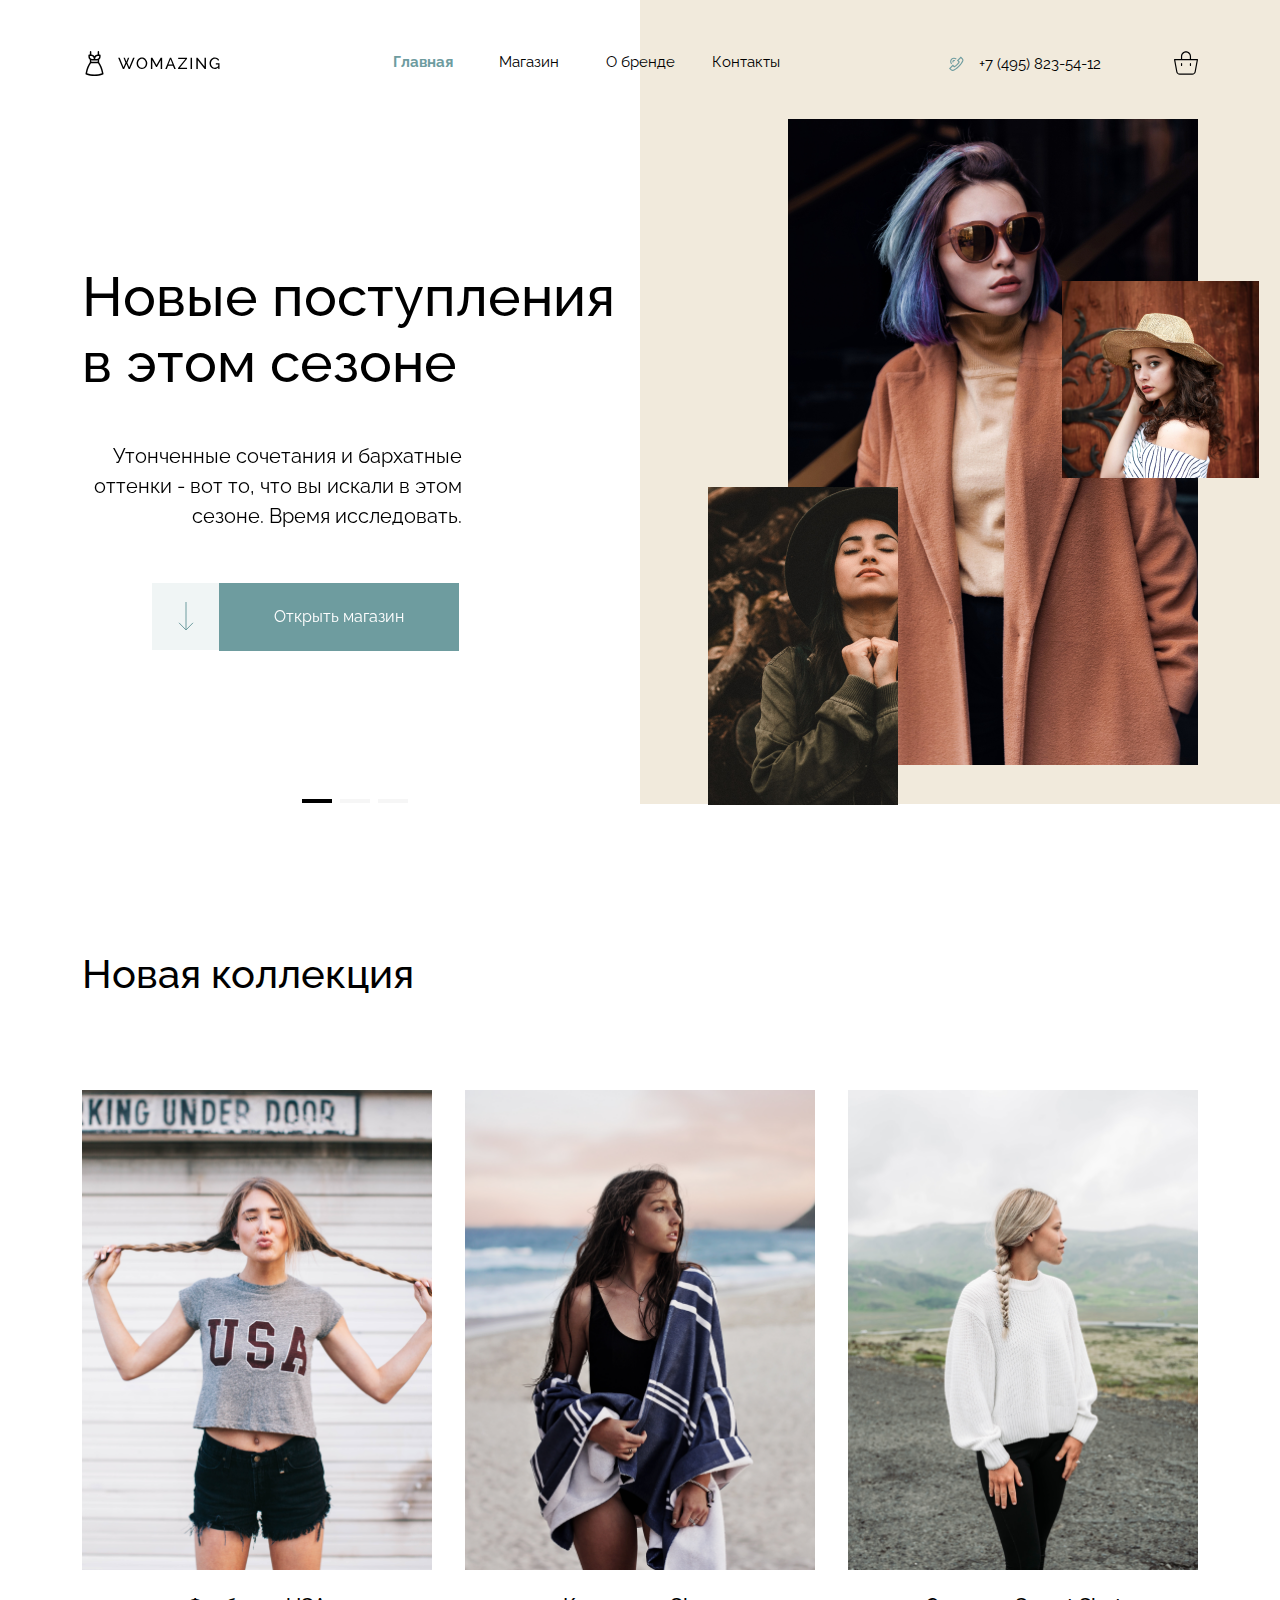
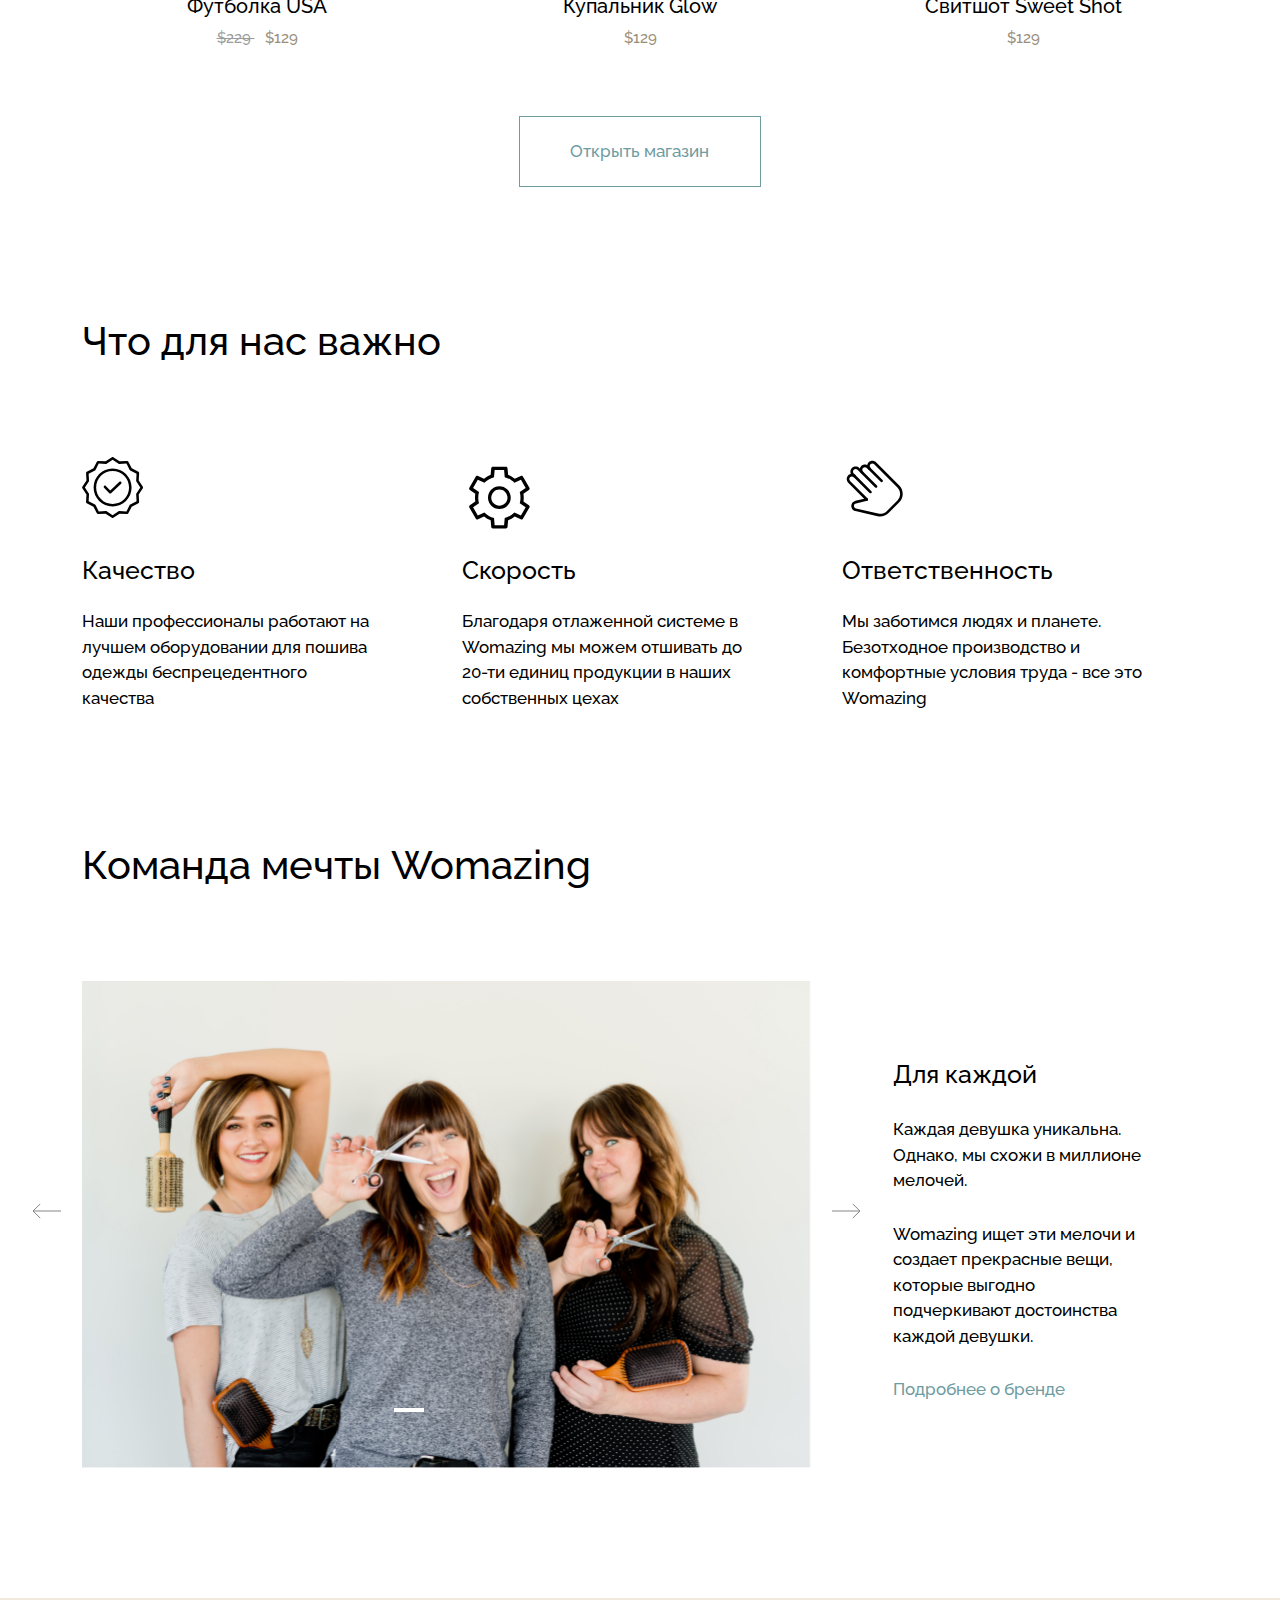
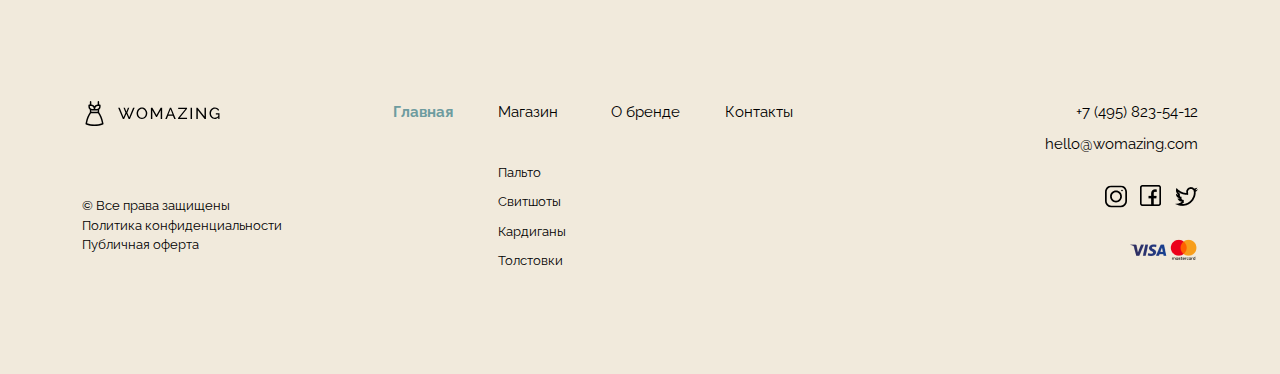
<file: index.html>
<!DOCTYPE html>
<html lang="ru">
<head>
    <meta charset="UTF-8">
    <meta http-equiv="X-UA-Compatible" content="IE=edge">
    <meta name="viewport" content="width=device-width, initial-scale=1.0">
    <!-- TITLE -->
    <title>WOMAZING</title>
    <!-- FONTS -->
    <link href="https://fonts.googleapis.com/css2?family=Raleway:wght@400;500;700&display=swap" rel="stylesheet">
    <!-- DESCRIPTION -->
    <meta name="description" content="Магия в деталях">
    <meta name="keywords" content="Одежда,женское,свитшот,футболка,Магия в деталях,бренд,купальник,каяество,скорость,ответственность,USA,Glow,Sweet Shot,Вумейзинг,WOMAZING,Womazing,woman,пальто,кардиган,доставка,женщина">
    <!-- FAVICON -->
    <meta name="Theme color" content="#F1EADC">
    <link rel="apple-touch-icon" href="img/touch-icon.svg">
    <link rel="shortcut icon" href="img/Favicon.svg">
    <!-- OG TAGS -->
    <meta property="og:title" content="WOMAZING">
	<meta property="og:description" content="Магия в деталях">
	<meta property="og:type" content="article">
	<meta property="og:image" content="https://site-name.com/img/preview.png">
	<meta property="og:site_name" content="WOMAZING">
    <!-- CSS-Bootstrap -->
    <link rel="stylesheet" href="css/bootstrap.min.css">
    <link rel="stylesheet" href="css/bootstrap-grid.min.css">
    <link rel="stylesheet" href="https://unpkg.com/swiper@8/swiper-bundle.min.css">
    <link rel="stylesheet" href="css/main.css">
</head>
<body>
    <header class="header" id="header">
        <div class="container">
            <div class="row">
                <div class="col-4 col-lg-3">
                    <a href="index.html" class="logo d-block"></a>
                </div>
                <div class="col-2 col-lg-5">
                    <nav class="menu-nav menu-nav-up  align-items-center ">
                        <ul class="menu d-lg-flex mx-auto justify-content-between" id="menu">
                            <li class="menu-item menu-item__burger">
                                <a href="index.html" class="nav-bar__btn main_btn active" id="nav-bar__btn">
                                    Главная
                                </a>
                            </li>
                            <li class="menu-item menu-item__burger">
                                <a href="shop.html" class="nav-bar__btn shop_btn" id="nav-bar__btn">
                                    Магазин
                                </a>
                            </li>
                            <li class="menu-item menu-item__burger">
                                <a href="about.html" class="nav-bar__btn brand_btn" id="nav-bar__btn">
                                    О бренде
                                </a>
                            </li>
                            <li class="menu-item menu-item__burger">
                                <a href="contacts.html" class="nav-bar__btn contacts_btn" id="nav-bar__btn">
                                    Контакты
                                </a>
                            </li>
                        </ul>
                    </nav>
                </div>
                <div class="col-3 offset-1 offset-sm-2 col-lg-3 offset-lg-0">
                    <ul class="tel-menu d-flex ms-auto align-items-center">
                        <li class="tel-menu__item ms-auto">
                            <a href="#" class="phone_modal d-block " id="phone_modal"></a>
                        </li>
                        <li class="tel-menu__item d-none d-lg-block">
                            <a href="tel:+74958235412" class="number ">
                                +7 (495) 823-54-12
                            </a>
                        </li>
                        <li class="tel-menu__item burger d-lg-none">
                            <button type="button" class="burger_btn" id="burger_btn">

                            </button>
                        </li>
                    </ul>
                    
                </div>
                <div class="col-2 col-sm-1">
                    <div class="cart-wrp ms-auto">
                    <a href="cart.html" class="cart d-block ms-auto"></a>
                    </div>
                </div>
            </div>
            <div class="wrapp-modal">
                <div class="overlay" id="overlay"></div>
                <div class="modal-window" id="modal-window">
                    <button type="button" class="exit_btn ms-auto" id="exit_btn"></button>
                    <h3 class="form-title">
                        Заказать обратный звонок
                    </h3>
                    <form action="form/mail.php" class="form-book__1 form  form-val d-flex flex-column" id="form-book__1">
                        <input type="text" class="form-book__input" placeholder="Имя" name="firstName">
                        <input type="text" class="form-book__input" placeholder="E-mail" name="email">
                        <input type="text" class="form-book__input" placeholder="Телефон" name="phoneNumber">
                        <button  class="btn form_btn select-btn" id="form_btn" data-submit>
                            Заказать звонок
                        </button>
                    </form>
                </div>
                <div class="modal-accept" id="modal-accept">
                    <h3 class="modal-accept_title">
                        Отлично! Мы скоро вам перезвоним.
                    </h3>
                    <button type="button" class="btn-ghost modal-accept_btn" id="modal-accept_btn">
                        Закрыть
                    </button>
                </div>
            </div>
        </div>
    </header>
        <section class="offer">
            <div class="container">
            <div class="row">
                <div class="col-12 col-lg-6">
                    <div class="swiper-wrapp mx-md-auto">
                        <div class="swiper">
                            <div class="swiper-wrapper">
                                <div class="swiper-slide">
                                    <h1 data-animation="fadeInLeft" data-delay=".4s" class="offer-title">
                                        Новые поступления
                                            в этом сезоне
                                    </h1>
                                    <p data-animation="fadeInLeft" data-delay=".6s" class="offer-text">
                                        Утонченные сочетания и бархатные 
                                        оттенки - вот то, что вы искали в этом
                                        сезоне. Время исследовать.
                                    </p>
                                    <div class="offer-button">
                                        <a href="#collection" id="offer-arrow__btn" class="offer-arrow__btn"></a>
                                        <a href="shop.html" class="btn offer-button__btn">
                                            Открыть магазин
                                        </a>
                                    </div>
                                </div>
                                <div class="swiper-slide">
                                    <h1 class="offer-title">
                                        Что-то новенькое. Мы заждались тебя.
                                    </h1>
                                    <p class="offer-text">
                                        Надоело искать себя в сером городе?
                                        Настало время новых идей, свежих
                                        красок и вдохновения с Womazing!
                                    </p>
                                    <div class="offer-button">
                                        <a href="#collection" id="offer-arrow__btn" class="offer-arrow__btn"></a>
                                        <a href="shop.html" class="btn offer-button__btn">
                                            Открыть магазин
                                        </a>
                                    </div>
                                </div>
                                <div class="swiper-slide">
                                    <h1 class="offer-title">
                                        Включай новый сезон с WOMAZING
                                    </h1>
                                    <p class="offer-text">
                                        Мы обновили ассортимент -
                                        легендарные коллекции и новинки от
                                        отечественных дизайнеров
                                    </p>
                                    <div class="offer-button">
                                        <a href="#collection" id="offer-arrow__btn" class="offer-arrow__btn"></a>
                                        <a href="shop.html" class="btn offer-button__btn">
                                            Открыть магазин
                                        </a>
                                    </div>
                                </div>
                            </div>
                            <div class="swiper-pagination"></div>
                        </div>
                    </div>
                </div>
                <div class="col-12 col-lg-6">
                    <div class="photos-wrapper">
                        <div class="photos">
                            <img src="img/main_photo.png" alt="main_photo" class="main_photo mx-auto mx-lg-0 ms-lg-auto">
                            <img src="img/main_photo__second.png" alt="main_photo__second" class=" img-fluid main_photo__second">
                            <img src="img/main_photo__third.png" alt="main_photo__third" class="img-fluid main_photo__third">
                        </div>
                    </div>
                </div>
            </div>
        </div>
    </section>
    <section class="collection" id="collection">
        <div class="container">
            <div class="row">
                <div class="col-lg-4">
                    <h2 class="section-title">
                        Новая коллекция
                    </h2>
                </div>
            </div>
            <div class="row justify-content-center">
                <div class="col-12">
                    <div class="cards d-lg-flex justify-content-lg-between">
                        <div class="cards-card">
                            <img src="img/product_photo__USA.png" alt="USA" class="cards-card_photo">
                            <h4 class="cards-card_title">
                                Футболка USA
                            </h4>
                            <span class="cards-card_cost old-price old-price__cards">
                                $229 
                            </span>
                            <span class="cards-card_cost">
                            $129
                            </span>
                            <div class="cards-card_overlay">
                                <a href="one-item.html" class="cards-card_overlay__arrow"></a>
                            </div>
                        </div>
                        <div class="cards-card">
                            <img src="img/product_photo__Glow.png" alt="Glow" class="cards-card_photo">
                            <h4 class="cards-card_title">
                                Купальник Glow
                            </h4>
                            <span class="cards-card_cost">
                                $129
                            </span>
                            <div class="cards-card_overlay">
                                <a href="one-item.html" class="cards-card_overlay__arrow"></a>
                            </div>
                        </div>
                        <div class="cards-card">
                            <img src="img/product_photo__Sweet.png" alt="Sweet" class="cards-card_photo">
                            <h4 class="cards-card_title">
                                Свитшот Sweet Shot
                            </h4>
                            <span class="cards-card_cost">
                                $129
                            </span>
                            <div class="cards-card_overlay">
                                <a href="one-item.html" class="cards-card_overlay__arrow"></a>
                            </div>
                        </div>
                    </div>
                </div>
            </div>
            <div class="row">
                <div class="col-lg-12">
                    <a href="shop.html" class="btn-ghost ghost_btn mx-auto">
                        Открыть магазин
                    </a>
                </div>
            </div>
        </div>
    </section>
    <section class="matter" id="matter">
        <div class="container">
            <div class="row">
                <div class="col-lg-5">
                    <h2 class="section-title">
                        Что для нас важно
                    </h2>
                </div>
            </div>
            <div class="row">
                <div class="col-lg-4">
                    <div class="matter-item">
                        <h3 class="matter-item_title">
                            Качество
                        </h3>
                        <p class="matter-item_text">
                            Наши профессионалы работают на
                            лучшем оборудовании для пошива
                            одежды беспрецедентного
                            качества
                        </p>
                    </div>
                </div>
                <div class="col-lg-4">
                    <div class="matter-item matter-item__second">
                        <h3 class="matter-item_title">
                            Скорость
                        </h3>
                        <p class="matter-item_text">
                            Благодаря отлаженной системе в
                            Womazing мы можем отшивать до 
                            20-ти единиц продукции в наших
                            собственных цехах
                        </p>
                    </div>
                </div>
                <div class="col-lg-4">
                    <div class="matter-item matter-item__third">
                        <h3 class="matter-item_title">
                            Ответственность
                        </h3>
                        <p class="matter-item_text">
                            Мы заботимся  людях и планете. 
                            Безотходное производство и
                            комфортные условия труда - все 
                            это Womazing
                        </p>
                    </div>
                </div>
            </div>
        </div>
    </section>
    <section class="team" id="team">
        <div class="container">
            <div class="row">
                <div class="col-lg-6">
                    <h2 class="section-title">
                        Команда мечты Womazing
                    </h2>
                </div>
            </div>
            <div class="row">
                <div class="col-12 col-lg-8">
                    <div class="wrapper-of-swiper2-wrapper">
                        <div class="swiper swiper2">
                            <div class="swiper-wrapper">
                                <div class="swiper-slide">
                                    <img src="img/swiper2_photo1.png" alt="swiper2_photo1" class="swiper2_photo swiper2_photo1">
                                </div>
                                <div class="swiper-slide">
                                    <img src="img/swiper2_photo2.png" alt="swiper2_photo2" class="swiper2_photo swiper2_photo2">
                                </div>
                                <div class="swiper-slide">
                                    <img src="img/swiper2_photo3.png" alt="swiper2_photo3" class="swiper2_photo swiper2_photo3">
                                </div>
                            </div>
                            <div class="swiper-pagination swiper2-pagination"></div>
                        </div>
                            <div class="swiper-button-prev"></div>
                            <div class="swiper-button-next"></div>
                    </div>
                </div>
                <div class="col-12 col-lg-4">
                    <div class="team-offer mx-auto ms-lg-auto">
                        <h3 class="team-offer_title">
                            Для каждой
                        </h3>
                        <p class="team-offer_text">
                            Каждая девушка уникальна.
                            Однако, мы схожи в 
                            миллионе мелочей.
                        </p>
                        <p class="team-offer_text">
                            Womazing ищет эти мелочи и 
                            создает прекрасные вещи, 
                            которые выгодно 
                            подчеркивают достоинства 
                            каждой девушки.
                        </p>
                        <a href="about.html" class="team-offer_about-brand__btn mx-auto mx-lg-0">
                            Подробнее о бренде
                        </a>
                    </div>
                </div>
            </div>
        </div>
    </section>
    <footer class="footer" id="footer">
        <div class="container">
            <div class="row">
                <div class="col-md-3 col-lg-3">
                    <a href="index.html" class="logo d-block mx-auto mx-lg-0"></a>
                    <p class="info mx-auto mx-lg-0">
                        © Все права защищены
                        Политика конфиденциальности
                        Публичная оферта
                    </p>
                </div>
                <div class="col-md-6 col-lg-5">
                    <nav class="menu-nav menu-nav_footer d-flex align-items-center">
                        <ul class="menu menu-footer d-flex mx-auto justify-content-between" id="menu">
                            <li class="menu-item">
                                <a href="index.html" class="nav-bar__btn nav-bar__btn-footer active" id="nav-bar__btn">
                                    Главная
                                </a>
                            </li>
                            <li class="menu-item">
                                <a href="shop.html" class="nav-bar__btn nav-bar__btn-footer" id="nav-bar__btn">
                                    Магазин
                                </a>
                                <ul class="shop-category">
                                    <li class="shop-category_item">
                                        <a href="#" class="shop-category_item__btn" id="nav-bar__btn">
                                            Пальто
                                        </a>
                                    </li>
                                    <li class="shop-category_item">
                                        <a href="#" class="shop-category_item__btn" id="nav-bar__btn">
                                            Свитшоты
                                        </a>
                                    </li>
                                    <li class="shop-category_item">
                                        <a href="#" class="shop-category_item__btn" id="nav-bar__btn">
                                            Кардиганы
                                        </a>
                                    </li>
                                    <li class="shop-category_item">
                                        <a href="#" class="shop-category_item__btn" id="nav-bar__btn">
                                            Толстовки
                                        </a>
                                    </li>
                                </ul>
                            </li>
                            <li class="menu-item">
                                <a href="about.html" class="nav-bar__btn nav-bar__btn-footer">
                                    О бренде
                                </a>
                            </li>
                            <li class="menu-item">
                                <a href="contacts.html" class="nav-bar__btn nav-bar__btn-footer">
                                    Контакты
                                </a>
                            </li>
                        </ul>
                    </nav>

                </div>
                <div class="col-md-3 col-lg-3 offset-lg-1">
                    <div class="social">
                        <a href="tel:+74958235412" class="number mx-auto mx-md-0 ms-md-auto number_footer">
                            +7 (495) 823-54-12
                        </a>
                        <a href="mailto:hello@womazing.com" class="mail mx-auto mx-md-0 ms-lg-auto ">
                            hello@womazing.com
                        </a>
                        <div class="social-media d-flex justify-content-center justify-content-md-end">
                            <!-- noindex -->
                            <a href="https://www.instagram.com/" class="media instagram" rel="nofollow noopener noreferrer" target="_blank"></a>
                            <!-- /noindex -->
                            <!-- noindex -->
                            <a href="https://www.facebook.com/" class="media facebook" rel="nofollow noopener noreferrer" target="_blank"></a>
                            <!-- /noindex -->
                            <!-- noindex -->
                            <a href="https://twitter.com/" class="media twitter" rel="nofollow noopener noreferrer" target="_blank"></a>
                            <!-- /noindex -->
                        </div>
                        <img src="img/visa-mastercard.png" alt="mastercard" class="mastercard mx-auto mx-md-0 ms-md-auto">
                    </div>
                </div>
            </div>
        </div>
    </footer>
    <!-- JS JQUERY -->
    <script src="js/jquery-3.6.0.min.js"></script>
    <!-- PLUGINS -->
    <script src="https://unpkg.com/swiper@8/swiper-bundle.min.js"></script>
    <script src="js/jquery.validate.min.js"></script>
    <script src="js/main.js"></script>
</body>
</html>
</file>
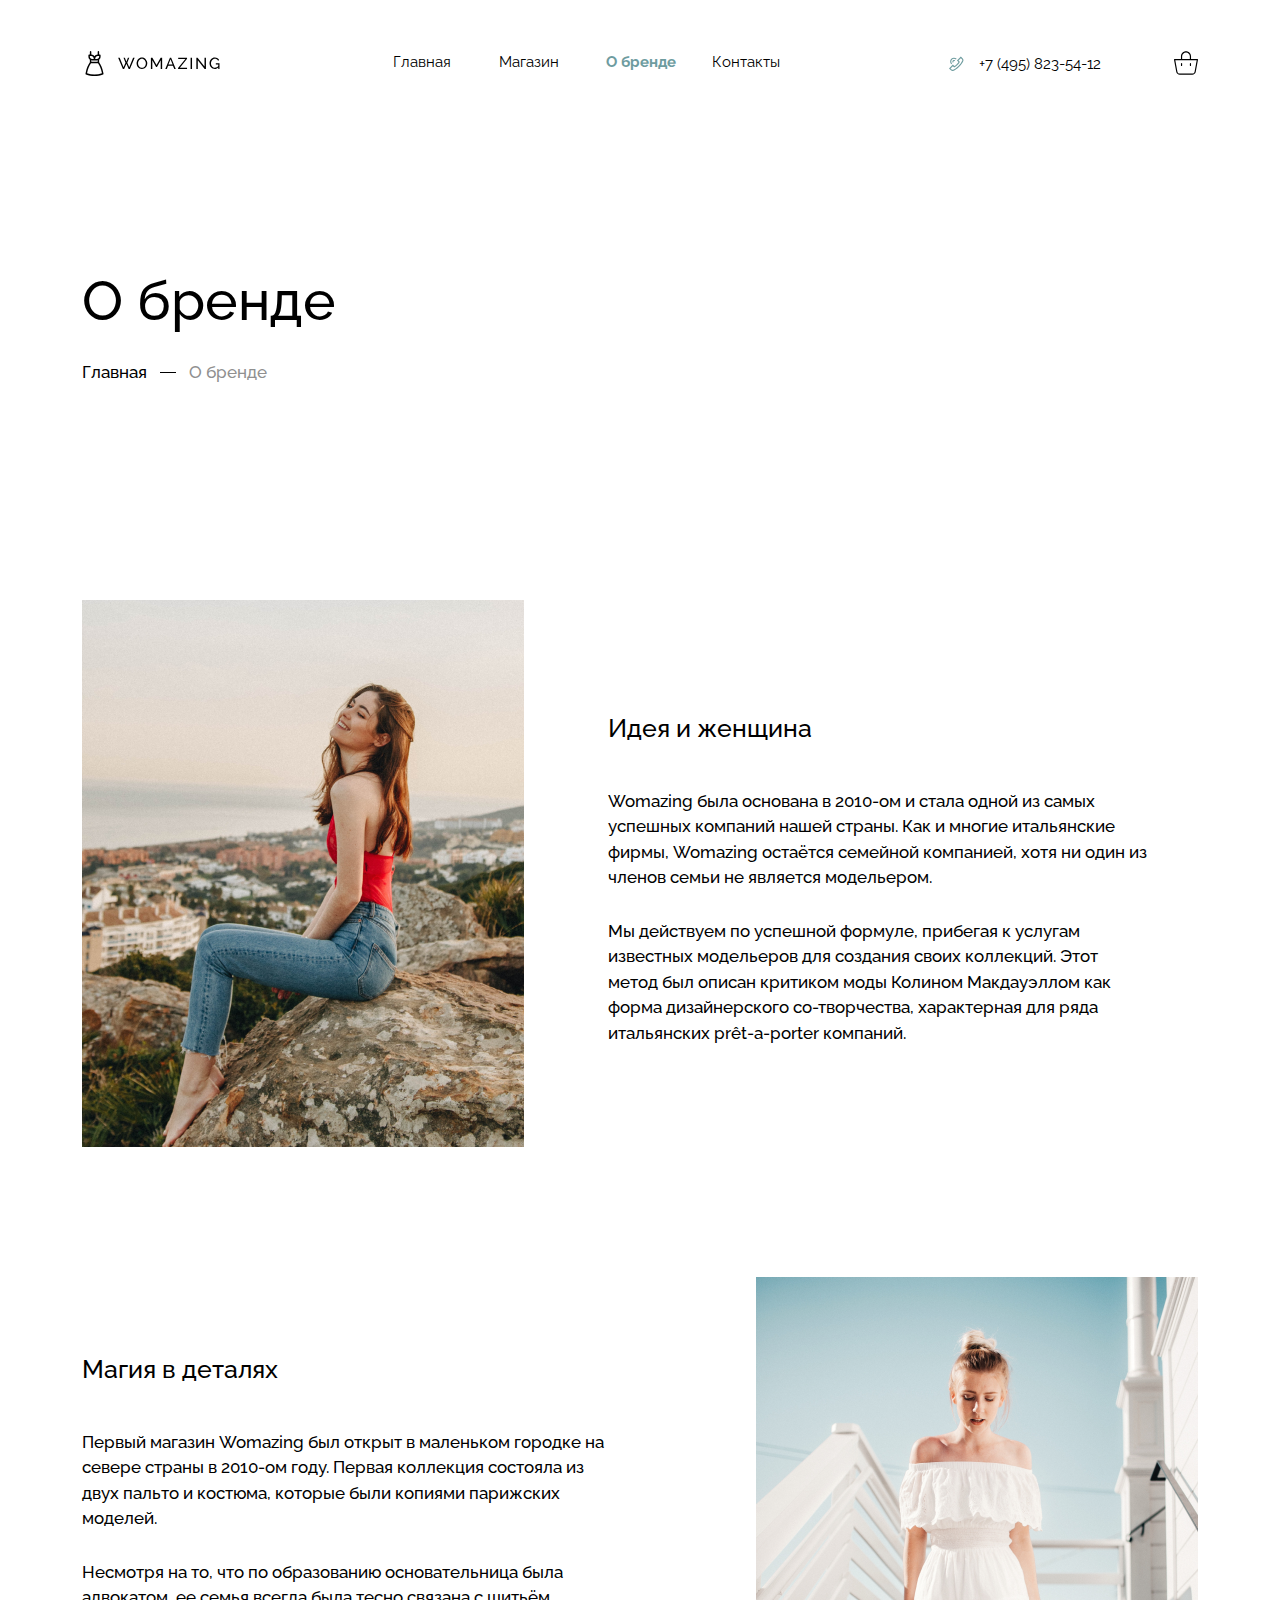
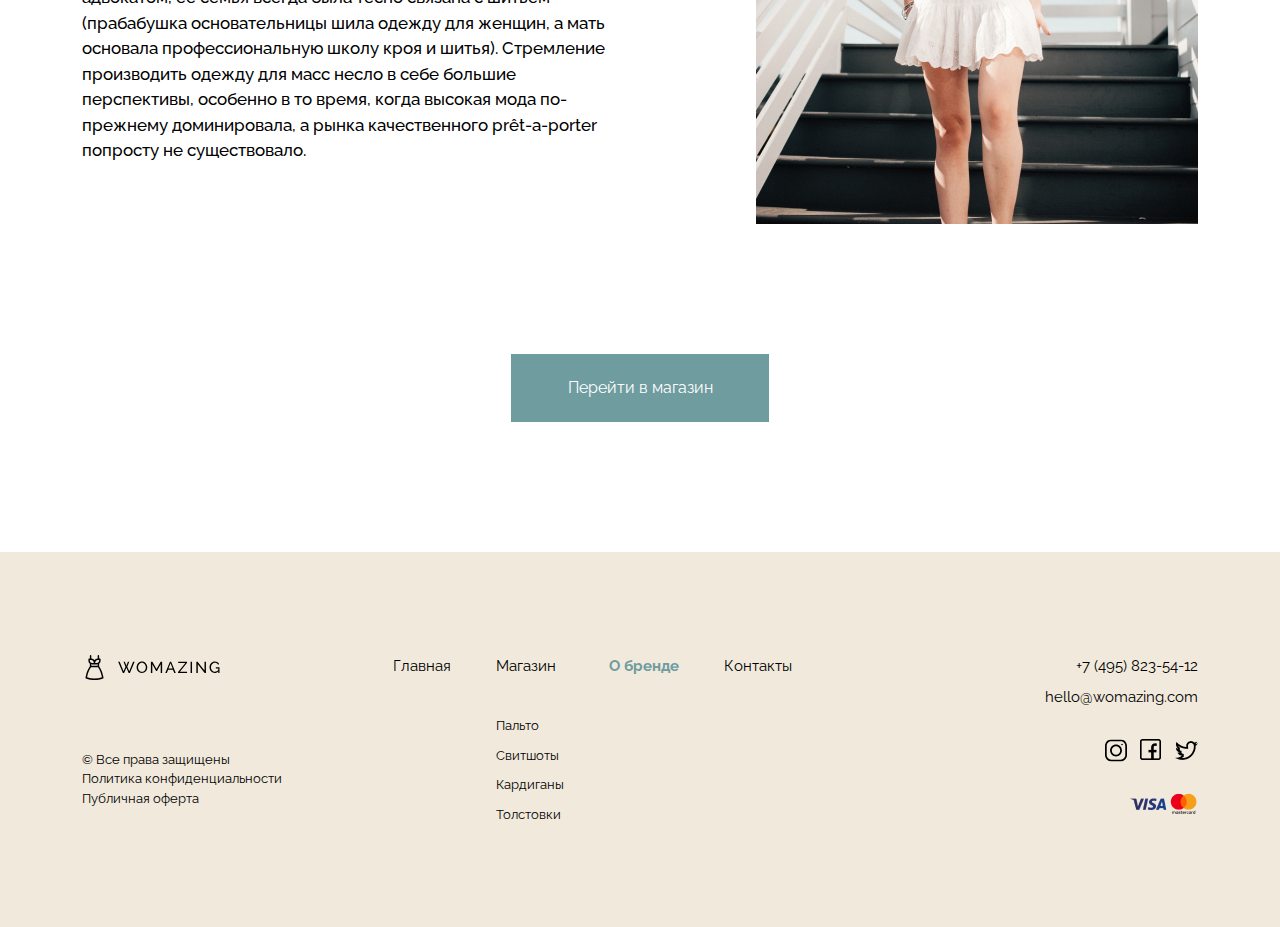
<file: about.html>
<!DOCTYPE html>
<html lang="ru">
<head>
    <meta charset="UTF-8">
    <meta http-equiv="X-UA-Compatible" content="IE=edge">
    <meta name="viewport" content="width=device-width, initial-scale=1.0">
    <!-- TITLE -->
    <title>WOMAZING</title>
    <!-- FONTS -->
    <link href="https://fonts.googleapis.com/css2?family=Raleway:wght@400;500;700&display=swap" rel="stylesheet">
    <!-- DESCRIPTION -->
    <meta name="description" content="Магия в деталях">
    <meta name="keywords" content="Одежда,женское,свитшот,футболка,Магия в деталях,бренд,купальник,каяество,скорость,ответственность,USA,Glow,Sweet Shot,Вумейзинг,WOMAZING,Womazing,woman,пальто,кардиган,доставка,женщина">
    <!-- FAVICON -->
    <meta name="Theme color" content="#F1EADC">
    <link rel="apple-touch-icon" href="img/touch-icon.svg">
    <link rel="shortcut icon" href="img/Favicon.svg">
    <!-- OG TAGS -->
    <meta property="og:title" content="WOMAZING">
	<meta property="og:description" content="Магия в деталях">
	<meta property="og:type" content="article">
	<meta property="og:image" content="https://site-name.com/img/preview.png">
	<meta property="og:site_name" content="WOMAZING">
    <!-- CSS-Bootstrap -->
    <link rel="stylesheet" href="css/bootstrap.min.css">
    <link rel="stylesheet" href="css/bootstrap-grid.min.css">
    <link rel="stylesheet" href="https://unpkg.com/swiper@8/swiper-bundle.min.css">
    <link rel="stylesheet" href="css/main.css">
</head>
<body>
    <header class="header" id="header">
        <div class="container">
            <div class="row">
                <div class="col-4 col-lg-3">
                    <a href="index.html" class="logo d-block"></a>
                </div>
                <div class="col-2 col-lg-5">
                    <nav class="menu-nav menu-nav-up  align-items-center">
                        <ul class="menu d-lg-flex mx-auto justify-content-between" id="menu">
                            <li class="menu-item menu-item__burger">
                                <a href="index.html" class="nav-bar__btn main_btn" id="nav-bar__btn">
                                    Главная
                                </a>
                            </li>
                            <li class="menu-item menu-item__burger">
                                <a href="shop.html" class="nav-bar__btn shop_btn" id="nav-bar__btn">
                                    Магазин
                                </a>
                            </li>
                            <li class="menu-item menu-item__burger">
                                <a href="about.html" class="nav-bar__btn brand_btn active" id="nav-bar__btn">
                                    О бренде
                                </a>
                            </li>
                            <li class="menu-item menu-item__burger">
                                <a href="contacts.html" class="nav-bar__btn contacts_btn" id="nav-bar__btn">
                                    Контакты
                                </a>
                            </li>
                        </ul>
                    </nav>
                </div>
                <div class="col-3 offset-1 offset-sm-2 col-lg-3 offset-lg-0">
                    <ul class="tel-menu d-flex ms-auto align-items-center">
                        <li class="tel-menu__item ms-auto">
                            <a href="#" class="phone_modal d-block " id="phone_modal"></a>
                        </li>
                        <li class="tel-menu__item d-none d-lg-block">
                            <a href="tel:+74958235412" class="number ">
                                +7 (495) 823-54-12
                            </a>
                        </li>
                        <li class="tel-menu__item burger d-lg-none">
                            <button type="button" class="burger_btn" id="burger_btn">

                            </button>
                        </li>
                    </ul>
                    
                </div>
                <div class="col-2 col-sm-1">
                    <div class="cart-wrp ms-auto">
                    <a href="cart.html" class="cart d-block ms-auto"></a>
                    </div>
                </div>
            </div>
            <div class="wrapp-modal">
                <div class="overlay" id="overlay"></div>
                <div class="modal-window" id="modal-window">
                    <button type="button" class="exit_btn ms-auto" id="exit_btn"></button>
                    <h3 class="form-title">
                        Заказать обратный звонок
                    </h3>
                    <form action="form/mail.php" class="form-book__1 form  form-val d-flex flex-column" id="form-book__1">
                        <input type="text" class="form-book__input" placeholder="Имя" name="firstName">
                        <input type="text" class="form-book__input" placeholder="E-mail" name="email">
                        <input type="text" class="form-book__input" placeholder="Телефон" name="phoneNumber">
                        <button  class="btn form_btn select-btn" id="form_btn" data-submit>
                            Заказать звонок
                        </button>
                    </form>
                </div>
                <div class="modal-accept" id="modal-accept">
                    <h3 class="modal-accept_title">
                        Отлично! Мы скоро вам перезвоним.
                    </h3>
                    <button type="button" class="modal-accept_btn" id="modal-accept_btn">
                        Закрыть
                    </button>
                </div>
            </div>
        </div>
    </header>
    <section class="idea" id="idea">
        <div class="container">
            <div class="row">
                <div class="col-lg-4">
                    <h1 class="about-title">
                        О бренде
                    </h1>
                    <ul class="breadcrumbs d-flex">
                        <li class="breadcrumbs__item d-flex">
                            <a href="index.html" class="breadcrumbs__link">
                                Главная
                            </a>
                        </li>
                        <li class="breadcrumbs__item d-flex">
                            <span class="breadcrumbs__current">
                                O бренде
                            </span>
                        </li>
                    </ul>
                </div>
            </div>
            <div class="row">
                <div class="col-lg-5">
                    <div class="mx-auto mx-lg-0 about-img">
                        <img src="img/about_photo__1.png" alt="about_photo__1">
                    </div>
                </div>
                <div class="col-lg-7">
                    <div class="idea-wrapp">
                        <h3 class="about-h3 idea-title">
                            Идея и женщина
                        </h3>
                        <p class="about-text idea-text">
                            Womazing была основана в 2010-ом и стала одной из самых 
                            успешных компаний нашей страны. Как и многие итальянские 
                            фирмы, Womazing остаётся семейной компанией, хотя ни один 
                            из членов семьи не является модельером.
                        </p>
                        <p class="about-text idea-text">
                            Мы действуем по успешной формуле, прибегая к услугам 
                            известных модельеров для создания своих коллекций. Этот 
                            метод был описан критиком моды Колином Макдауэллом как 
                            форма дизайнерского со-творчества, характерная для ряда 
                            итальянских prêt-a-porter компаний. 
                        </p>
                    </div>
                </div>
            </div>
        </div>
    </section>
    <section class="magic" id="magic">
        <div class="container">
            <div class="row">
                <div class="col-lg-6">
                    <div class="mx-auto mx-lg-0 magic-wrapp">
                        <h3 class="about-h3 magic-title">
                            Магия в деталях
                        </h3>
                        <p class="about-text magic-text">
                            Первый магазин Womazing был открыт в маленьком городке 
                            на севере страны в 2010-ом году. Первая коллекция состояла 
                            из двух пальто и костюма, которые были копиями парижских 
                            моделей.
                        </p>
                        <p class="about-text magic-text">
                            Несмотря на то, что по образованию основательница была 
                            адвокатом, ее семья всегда была тесно связана с шитьём 
                            (прабабушка основательницы шила одежду для женщин, а 
                            мать основала профессиональную школу кроя и шитья). 
                            Стремление производить одежду для масс несло в себе 
                            большие перспективы, особенно в то время, когда высокая 
                            мода по-прежнему доминировала, а рынка качественного 
                            prêt-a-porter попросту не существовало. 
                        </p>
                    </div>
                </div>
                <div class="col-lg-5 offset-lg-1">
                    <div class="about-img mx-auto mx-lg-0 ms-lg-auto">
                        <img src="img/about_photo__2.png" alt="about_photo__2">
                    </div>
                </div>
            </div>
            <div class="row justify-content-center">
                <div class="col-lg-4">
                    <a href="shop.html" class="btn offer-button__btn about-shop_btn mx-auto">
                        Перейти в магазин
                    </a>
                </div>
            </div>
        </div>
    </section>
    <footer class="footer" id="footer">
        <div class="container">
            <div class="row">
                <div class="col-md-3 col-lg-3">
                    <a href="index.html" class="logo d-block mx-auto mx-lg-0"></a>
                    <p class="info mx-auto mx-lg-0">
                        © Все права защищены
                        Политика конфиденциальности
                        Публичная оферта
                    </p>
                </div>
                <div class="col-md-6 col-lg-5">
                    <nav class="menu-nav menu-nav_footer d-flex align-items-center">
                        <ul class="menu menu-footer d-flex mx-auto justify-content-between" id="menu">
                            <li class="menu-item">
                                <a href="index.html" class="nav-bar__btn nav-bar__btn-footer" id="nav-bar__btn">
                                    Главная
                                </a>
                            </li>
                            <li class="menu-item">
                                <a href="shop.html" class="nav-bar__btn nav-bar__btn-footer" id="nav-bar__btn">
                                    Магазин
                                </a>
                                <ul class="shop-category">
                                    <li class="shop-category_item">
                                        <a href="" class="shop-category_item__btn" id="nav-bar__btn">
                                            Пальто
                                        </a>
                                    </li>
                                    <li class="shop-category_item">
                                        <a href="" class="shop-category_item__btn" id="nav-bar__btn">
                                            Свитшоты
                                        </a>
                                    </li>
                                    <li class="shop-category_item">
                                        <a href="" class="shop-category_item__btn" id="nav-bar__btn">
                                            Кардиганы
                                        </a>
                                    </li>
                                    <li class="shop-category_item">
                                        <a href="" class="shop-category_item__btn" id="nav-bar__btn">
                                            Толстовки
                                        </a>
                                    </li>
                                </ul>
                            </li>
                            <li class="menu-item">
                                <a href="about.html" class="nav-bar__btn nav-bar__btn-footer active">
                                    О бренде
                                </a>
                            </li>
                            <li class="menu-item">
                                <a href="contacts.html" class="nav-bar__btn nav-bar__btn-footer">
                                    Контакты
                                </a>
                            </li>
                        </ul>
                    </nav>

                </div>
                <div class="col-md-3 col-lg-3 offset-lg-1">
                    <div class="social">
                        <a href="tel:+74958235412" class="number mx-auto mx-md-0 ms-md-auto number_footer">
                            +7 (495) 823-54-12
                        </a>
                        <a href="mailto:hello@womazing.com" class="mail mx-auto mx-md-0 ms-lg-auto ">
                            hello@womazing.com
                        </a>
                        <div class="social-media d-flex justify-content-center justify-content-md-end">
                            <!-- noindex -->
                            <a href="https://www.instagram.com/" class="media instagram" rel="nofollow noopener noreferrer" target="_blank"></a>
                            <!-- /noindex -->
                            <!-- noindex -->
                            <a href="https://www.facebook.com/" class="media facebook" rel="nofollow noopener noreferrer" target="_blank"></a>
                            <!-- /noindex -->
                            <!-- noindex -->
                            <a href="https://twitter.com/" class="media twitter" rel="nofollow noopener noreferrer" target="_blank"></a>
                            <!-- /noindex -->
                        </div>
                        <img src="img/visa-mastercard.png" alt="mastercard" class="mastercard mx-auto mx-md-0 ms-md-auto">
                    </div>
                </div>
            </div>
        </div>
    </footer>
    <!-- JS JQUERY -->
    <script src="js/jquery-3.6.0.min.js"></script>
    <!-- PLUGINS -->
    <script src="https://unpkg.com/swiper@8/swiper-bundle.min.js"></script>
    <script src="js/jquery.validate.min.js"></script>
    <script src="js/main.js"></script>
    
</body>
</html>
</file>
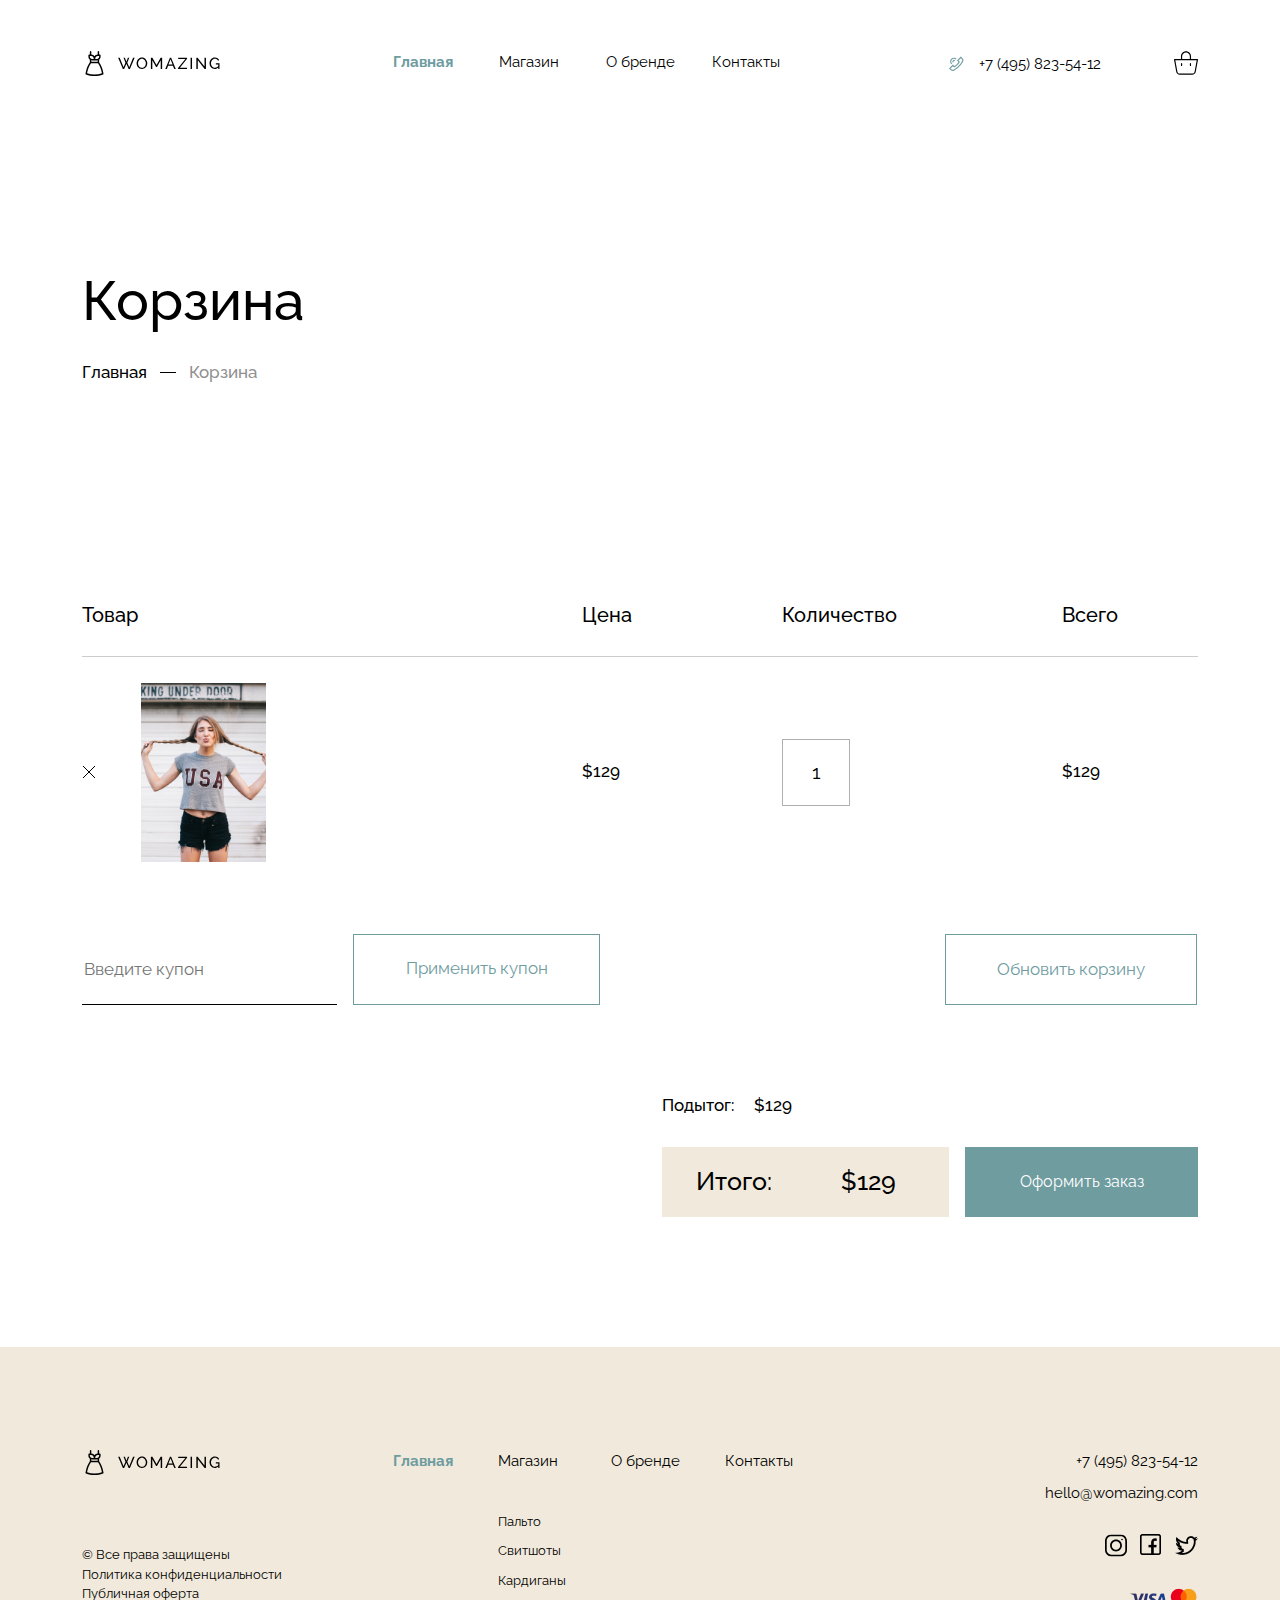
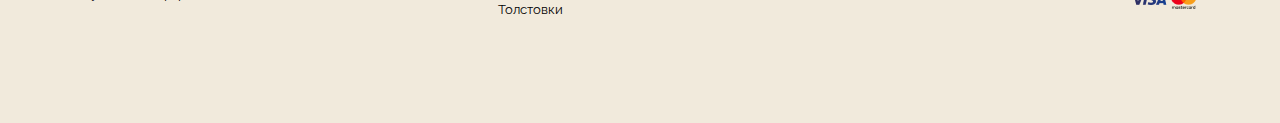
<file: cart.html>
<!DOCTYPE html>
<html lang="ru">
<head>
    <meta charset="UTF-8">
    <meta http-equiv="X-UA-Compatible" content="IE=edge">
    <meta name="viewport" content="width=device-width, initial-scale=1.0">
    <!-- TITLE -->
    <title>WOMAZING</title>
    <!-- FONTS -->
    <link href="https://fonts.googleapis.com/css2?family=Raleway:wght@400;500;700&display=swap" rel="stylesheet">
    <!-- DESCRIPTION -->
    <meta name="description" content="Магия в деталях">
    <meta name="keywords" content="Одежда,женское,свитшот,футболка,Магия в деталях,бренд,купальник,каяество,скорость,ответственность,USA,Glow,Sweet Shot,Вумейзинг,WOMAZING,Womazing,woman,пальто,кардиган,доставка,женщина">
    <!-- FAVICON -->
    <meta name="Theme color" content="#F1EADC">
    <link rel="apple-touch-icon" href="img/touch-icon.svg">
    <link rel="shortcut icon" href="img/Favicon.svg">
    <!-- OG TAGS -->
    <meta property="og:title" content="WOMAZING">
	<meta property="og:description" content="Магия в деталях">
	<meta property="og:type" content="article">
	<meta property="og:image" content="https://site-name.com/img/preview.png">
	<meta property="og:site_name" content="WOMAZING">
    <!-- CSS-Bootstrap -->
    <link rel="stylesheet" href="css/bootstrap.min.css">
    <link rel="stylesheet" href="css/bootstrap-grid.min.css">
    <link rel="stylesheet" href="https://unpkg.com/swiper@8/swiper-bundle.min.css">
    <link rel="stylesheet" href="css/main.css">
</head>
<body>
    <header class="header" id="header">
        <div class="container">
            <div class="row">
                <div class="col-4 col-lg-3">
                    <a href="index.html" class="logo d-block"></a>
                </div>
                <div class="col-2 col-lg-5">
                    <nav class="menu-nav menu-nav-up  align-items-center">
                        <ul class="menu d-lg-flex mx-auto justify-content-between" id="menu">
                            <li class="menu-item menu-item__burger">
                                <a href="index.html" class="nav-bar__btn main_btn active" id="nav-bar__btn">
                                    Главная
                                </a>
                            </li>
                            <li class="menu-item menu-item__burger">
                                <a href="shop.html" class="nav-bar__btn shop_btn" id="nav-bar__btn">
                                    Магазин
                                </a>
                            </li>
                            <li class="menu-item menu-item__burger">
                                <a href="about.html" class="nav-bar__btn brand_btn" id="nav-bar__btn">
                                    О бренде
                                </a>
                            </li>
                            <li class="menu-item menu-item__burger">
                                <a href="contacts.html" class="nav-bar__btn contacts_btn" id="nav-bar__btn">
                                    Контакты
                                </a>
                            </li>
                        </ul>
                    </nav>
                </div>
                <div class="col-3 offset-1 offset-sm-2 col-lg-3 offset-lg-0">
                    <ul class="tel-menu d-flex ms-auto align-items-center">
                        <li class="tel-menu__item ms-auto">
                            <a href="#" class="phone_modal d-block " id="phone_modal"></a>
                        </li>
                        <li class="tel-menu__item d-none d-lg-block">
                            <a href="tel:+74958235412" class="number ">
                                +7 (495) 823-54-12
                            </a>
                        </li>
                        <li class="tel-menu__item burger d-lg-none">
                            <button type="button" class="burger_btn" id="burger_btn">

                            </button>
                        </li>
                    </ul>
                    
                </div>
                <div class="col-2 col-sm-1">
                    <div class="cart-wrp ms-auto">
                    <a href="cart.html" class="cart d-block ms-auto"></a>
                    </div>
                </div>
            </div>
            <div class="wrapp-modal">
                <div class="overlay" id="overlay"></div>
                <div class="modal-window" id="modal-window">
                    <button type="button" class="exit_btn ms-auto" id="exit_btn"></button>
                    <h3 class="form-title">
                        Заказать обратный звонок
                    </h3>
                    <form action="form/mail.php" class="form-book__1 form  form-val d-flex flex-column" id="form-book__1">
                        <input type="text" class="form-book__input" placeholder="Имя" name="firstName">
                        <input type="text" class="form-book__input" placeholder="E-mail" name="email">
                        <input type="text" class="form-book__input" placeholder="Телефон" name="phoneNumber">
                        <button  class="btn form_btn select-btn" id="form_btn" data-submit>
                            Заказать звонок
                        </button>
                    </form>
                </div>
                <div class="modal-accept" id="modal-accept">
                    <h3 class="modal-accept_title">
                        Отлично! Мы скоро вам перезвоним.
                    </h3>
                    <button type="button" class="modal-accept_btn" id="modal-accept_btn">
                        Закрыть
                    </button>
                </div>
            </div>
        </div>
    </header>
    <!-- HEADER END -->
    <section class="cart-section">
        <div class="container">
            <div class="row">
                <div class="col-lg-3">
                    <h1 class="cart-section_title">
                        Корзина
                    </h1>
                    <ul class="breadcrumbs d-flex">
                        <li class="breadcrumbs__item d-flex">
                            <a href="index.php" class="breadcrumbs__link">
                                Главная
                            </a>
                        </li>
                        <li class="breadcrumbs__item d-flex">
                            <span class="breadcrumbs__current">
                                Корзина
                            </span>
                        </li>
                    </ul>
                </div>
            </div>
            <div class="row">
                <div class="col-lg-12">
                    <div class="cart-content">
                        <div class="cart-heading d-flex align-items-center">
                            <span class="cart-heading-item">
                                Товар
                            </span>
                            <span class="cart-heading-price">
                                Цена
                            </span>
                            <span class="cart-heading-amount">
                                Количество
                            </span>
                            <span class="cart-heading-total">
                                Всего
                            </span>
                        </div>
                        <div class="cart-bottom d-flex align-items-center">
                            <div class="cart-bottom-item d-flex align-items-center">
                                <button class="cart-bottom-item__del_btn"></button>
                                <img src="img/product_photo__USA.png" alt="USA" class="cart-bottom-item__img">
                            </div>
                            <span class="cart-bottom-price">
                                $129
                            </span>
                            <div class="cart-bottom-amount">
                                <input type="number" name="item-count" class="item-count" id="item-count" value="1">
                            </div>
                            <span class="cart-bottom-total">
                                $129
                            </span>
                        </div>
                    </div>
                </div>
            </div>
            <div class="row">
                <div class="col-lg-7">
                    <form action="#" class="cupon d-flex">
                        <input type="text" placeholder="Введите купон" name="cupon" class="form-book__input form-book__input-cupon">
                        <button type="subbmit" class="btn-ghost cupon__subbmit_btn">
                            Применить купон
                        </button>
                    </form>
                </div>
                <div class="col-lg-4 offset-lg-1">
                    <div class="refresh ms-lg-auto">
                        <button type="button" class="btn-ghost refresh-cart_btn">
                            Обновить корзину
                        </button>
                    </div>
                </div>
            </div>
            <div class="row">
                <div class="col-12">
                    <div class="current-order-wrp ms-lg-auto">
                        <div class="total">
                            <span class="total__text">
                                Подытог:
                            </span>
                            <span class="total__price">
                                $129
                            </span>
                        </div>
                        <div class="total-second">
                            <div class="total-summary">
                                <span class="total-summary__text">
                                    Итого:
                                </span>
                                <span class="total-summary__price">
                                    $129
                                </span>
                            </div>
                                <a  href="#" class="btn create-order_btn ms-md-auto">
                                    Оформить заказ
                                </a>
                        </div>
                    </div>
                </div>
            </div>
        </div>
    </section>
    <footer class="footer" id="footer">
        <div class="container">
            <div class="row">
                <div class="col-md-3 col-lg-3">
                    <a href="index.html" class="logo d-block mx-auto mx-lg-0"></a>
                    <p class="info mx-auto mx-lg-0">
                        © Все права защищены
                        Политика конфиденциальности
                        Публичная оферта
                    </p>
                </div>
                <div class="col-md-6 col-lg-5">
                    <nav class="menu-nav menu-nav_footer d-flex align-items-center">
                        <ul class="menu menu-footer d-flex mx-auto justify-content-between" id="menu">
                            <li class="menu-item">
                                <a href="index.html" class="nav-bar__btn nav-bar__btn-footer active" id="nav-bar__btn">
                                    Главная
                                </a>
                            </li>
                            <li class="menu-item">
                                <a href="shop.html" class="nav-bar__btn nav-bar__btn-footer" id="nav-bar__btn">
                                    Магазин
                                </a>
                                <ul class="shop-category">
                                    <li class="shop-category_item">
                                        <a href="" class="shop-category_item__btn" id="nav-bar__btn">
                                            Пальто
                                        </a>
                                    </li>
                                    <li class="shop-category_item">
                                        <a href="" class="shop-category_item__btn" id="nav-bar__btn">
                                            Свитшоты
                                        </a>
                                    </li>
                                    <li class="shop-category_item">
                                        <a href="" class="shop-category_item__btn" id="nav-bar__btn">
                                            Кардиганы
                                        </a>
                                    </li>
                                    <li class="shop-category_item">
                                        <a href="" class="shop-category_item__btn" id="nav-bar__btn">
                                            Толстовки
                                        </a>
                                    </li>
                                </ul>
                            </li>
                            <li class="menu-item">
                                <a href="about.html" class="nav-bar__btn nav-bar__btn-footer">
                                    О бренде
                                </a>
                            </li>
                            <li class="menu-item">
                                <a href="contacts.html" class="nav-bar__btn nav-bar__btn-footer">
                                    Контакты
                                </a>
                            </li>
                        </ul>
                    </nav>

                </div>
                <div class="col-md-3 col-lg-3 offset-lg-1">
                    <div class="social">
                        <a href="tel:+74958235412" class="number mx-auto mx-md-0 ms-md-auto number_footer">
                            +7 (495) 823-54-12
                        </a>
                        <a href="mailto:hello@womazing.com" class="mail mx-auto mx-md-0 ms-lg-auto ">
                            hello@womazing.com
                        </a>
                        <div class="social-media d-flex justify-content-center justify-content-md-end">
                            <!-- noindex -->
                            <a href="https://www.instagram.com/" class="media instagram" rel="nofollow noopener noreferrer" target="_blank"></a>
                            <!-- /noindex -->
                            <!-- noindex -->
                            <a href="https://www.facebook.com/" class="media facebook" rel="nofollow noopener noreferrer" target="_blank"></a>
                            <!-- /noindex -->
                            <!-- noindex -->
                            <a href="https://twitter.com/" class="media twitter" rel="nofollow noopener noreferrer" target="_blank"></a>
                            <!-- /noindex -->
                        </div>
                        <img src="img/visa-mastercard.png" alt="mastercard" class="mastercard mx-auto mx-md-0 ms-md-auto">
                    </div>
                </div>
            </div>
        </div>
    </footer>
    <!-- JS JQUERY -->
    <script src="js/jquery-3.6.0.min.js"></script>
    <!-- PLUGINS -->
    <script src="https://unpkg.com/swiper@8/swiper-bundle.min.js"></script>
    <script src="js/jquery.validate.min.js"></script>
    <script src="js/main.js"></script>
</body>
</html>
</file>
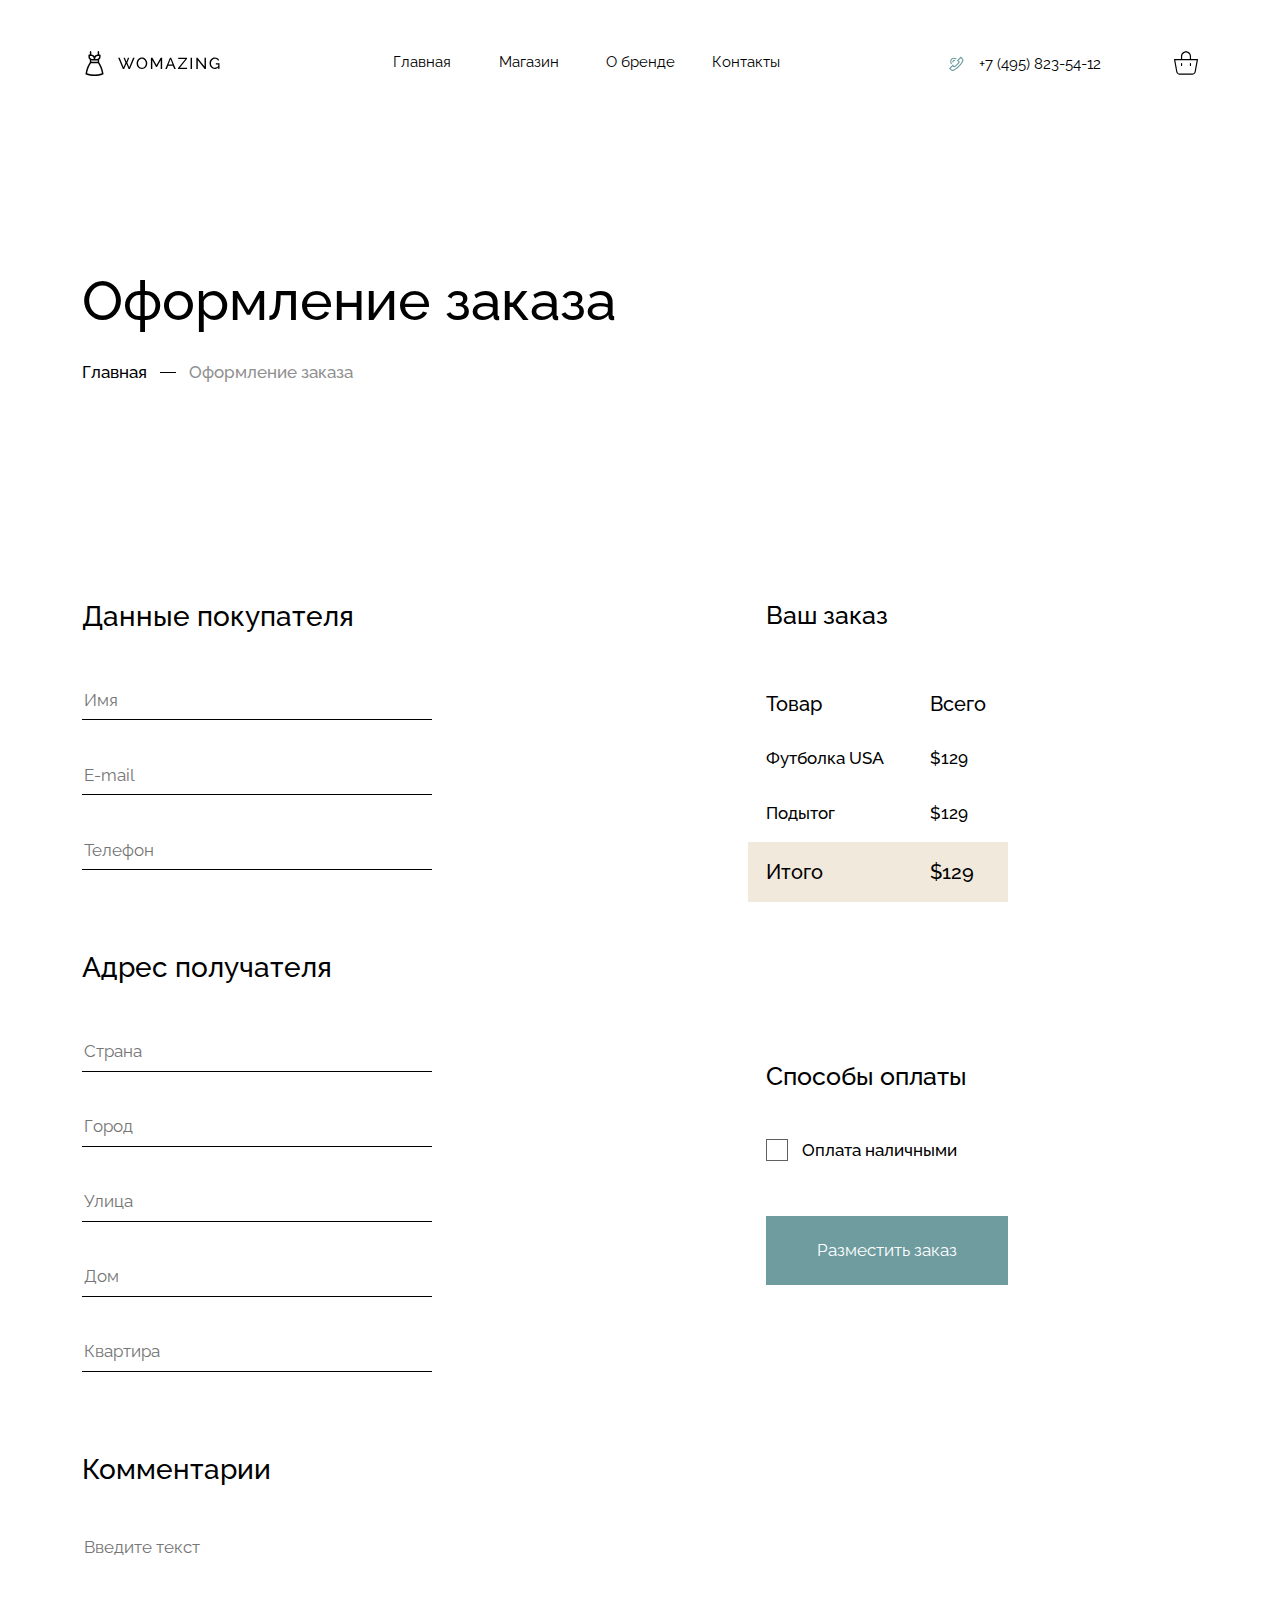
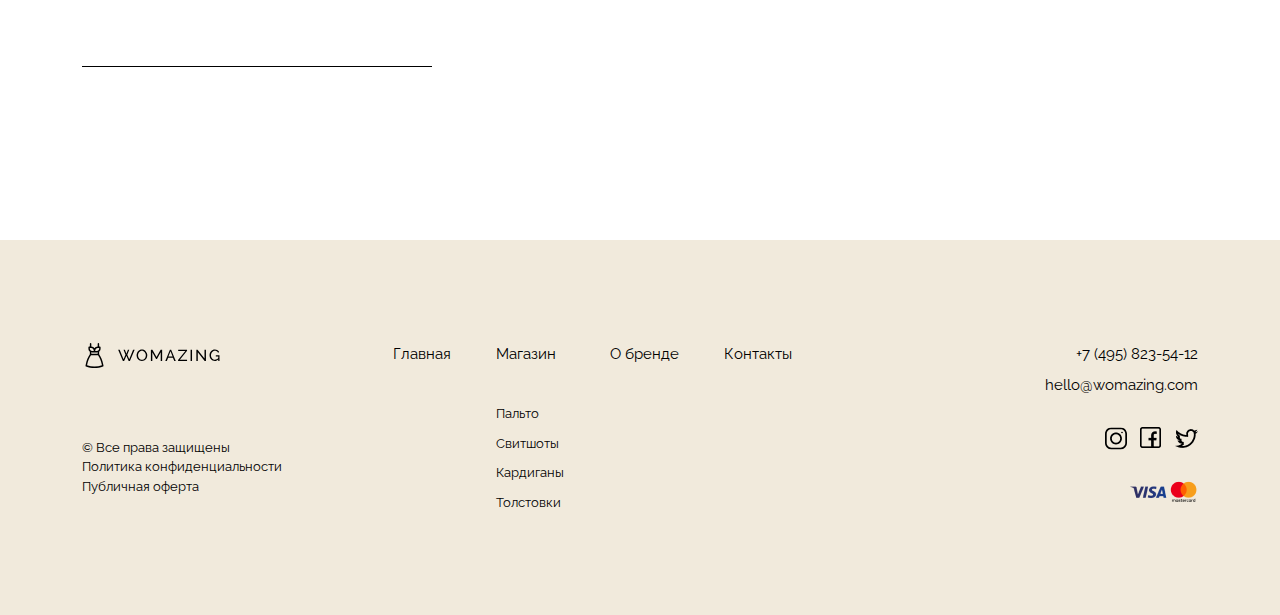
<file: checkout.html>
<!DOCTYPE html>
<html lang="ru">
<head>
    <meta charset="UTF-8">
    <meta http-equiv="X-UA-Compatible" content="IE=edge">
    <meta name="viewport" content="width=device-width, initial-scale=1.0">
    <!-- TITLE -->
    <title>WOMAZING</title>
    <!-- FONTS -->
    <link href="https://fonts.googleapis.com/css2?family=Raleway:wght@400;500;700&display=swap" rel="stylesheet">
    <!-- DESCRIPTION -->
    <meta name="description" content="Магия в деталях">
    <meta name="keywords" content="Одежда,женское,свитшот,футболка,Магия в деталях,бренд,купальник,каяество,скорость,ответственность,USA,Glow,Sweet Shot,Вумейзинг,WOMAZING,Womazing,woman,пальто,кардиган,доставка,женщина">
    <!-- FAVICON -->
    <meta name="Theme color" content="#F1EADC">
    <link rel="apple-touch-icon" href="img/touch-icon.svg">
    <link rel="shortcut icon" href="img/Favicon.svg">
    <!-- OG TAGS -->
    <meta property="og:title" content="WOMAZING">
	<meta property="og:description" content="Магия в деталях">
	<meta property="og:type" content="article">
	<meta property="og:image" content="https://site-name.com/img/preview.png">
	<meta property="og:site_name" content="WOMAZING">
    <!-- CSS-Bootstrap -->
    <link rel="stylesheet" href="css/bootstrap.min.css">
    <link rel="stylesheet" href="css/bootstrap-grid.min.css">
    <link rel="stylesheet" href="https://unpkg.com/swiper@8/swiper-bundle.min.css">
    <link rel="stylesheet" href="css/main.css">
</head>
<body>
    <!-- HEADER START -->
    <header class="header" id="header">
        <div class="container">
            <div class="row">
                <div class="col-4 col-lg-3">
                    <a href="index.html" class="logo d-block"></a>
                </div>
                <div class="col-2 col-lg-5">
                    <nav class="menu-nav menu-nav-up  align-items-center">
                        <ul class="menu d-lg-flex mx-auto justify-content-between" id="menu">
                            <li class="menu-item menu-item__burger">
                                <a href="index.html" class="nav-bar__btn main_btn" id="nav-bar__btn">
                                    Главная
                                </a>
                            </li>
                            <li class="menu-item menu-item__burger">
                                <a href="shop.html" class="nav-bar__btn shop_btn" id="nav-bar__btn">
                                    Магазин
                                </a>
                            </li>
                            <li class="menu-item menu-item__burger">
                                <a href="about.html" class="nav-bar__btn brand_btn" id="nav-bar__btn">
                                    О бренде
                                </a>
                            </li>
                            <li class="menu-item menu-item__burger">
                                <a href="contacts.html" class="nav-bar__btn contacts_btn" id="nav-bar__btn">
                                    Контакты
                                </a>
                            </li>
                        </ul>
                    </nav>
                </div>
                <div class="col-3 offset-1 offset-sm-2 col-lg-3 offset-lg-0">
                    <ul class="tel-menu d-flex ms-auto align-items-center">
                        <li class="tel-menu__item ms-auto">
                            <a href="#" class="phone_modal d-block " id="phone_modal"></a>
                        </li>
                        <li class="tel-menu__item d-none d-lg-block">
                            <a href="tel:+74958235412" class="number ">
                                +7 (495) 823-54-12
                            </a>
                        </li>
                        <li class="tel-menu__item burger d-lg-none">
                            <button type="button" class="burger_btn" id="burger_btn">

                            </button>
                        </li>
                    </ul>
                    
                </div>
                <div class="col-2 col-sm-1">
                    <div class="cart-wrp ms-auto">
                    <a href="cart.html" class="cart d-block ms-auto"></a>
                    </div>
                </div>
            </div>
            <div class="wrapp-modal">
                <div class="overlay" id="overlay"></div>
                <div class="modal-window" id="modal-window">
                    <button type="button" class="exit_btn ms-auto" id="exit_btn"></button>
                    <h3 class="form-title">
                        Заказать обратный звонок
                    </h3>
                    <form action="form/mail.php" class="form-book__1 form  form-val d-flex flex-column" id="form-book__1">
                        <input type="text" class="form-book__input" placeholder="Имя" name="firstName">
                        <input type="text" class="form-book__input" placeholder="E-mail" name="email">
                        <input type="text" class="form-book__input" placeholder="Телефон" name="phoneNumber">
                        <button  class="btn form_btn select-btn" id="form_btn" data-submit>
                            Заказать звонок
                        </button>
                    </form>
                </div>
                <div class="modal-accept" id="modal-accept">
                    <h3 class="modal-accept_title">
                        Отлично! Мы скоро вам перезвоним.
                    </h3>
                    <button type="button" class="modal-accept_btn" id="modal-accept_btn">
                        Закрыть
                    </button>
                </div>
            </div>
        </div>
    </header>
    <section class="checkout-main">
        <div class="container">
            <div class="row">
                <div class="col-lg-7">
                    <h1 class="checkout-main-title">
                        Оформление заказа
                    </h1>
                    <ul class="breadcrumbs d-flex">
                        <li class="breadcrumbs__item d-flex">
                            <a href="index.html" class="breadcrumbs__link">
                                Главная
                            </a>
                        </li>
                        <li class="breadcrumbs__item d-flex">
                            <span class="breadcrumbs__current">
                                Оформление заказа
                            </span>
                        </li>
                    </ul>
                </div>
            </div>
            <div class="row">
                <div class="col-12 col-lg-10">
                    <form action="#" class="checkout-form d-lg-flex">
                        <div class="checkout-form__left">
                            <div class="checkout-form-wrp checkout-form-wrp__1">
                                <h3 class="checkout-form-title">
                                    Данные покупателя
                                </h3>
                                <input type="text" class="form-book__input checkout-form__input" placeholder="Имя" name="firstName">
                                <input type="text" class="form-book__input checkout-form__input" placeholder="E-mail" name="email">
                                <input type="text" class="form-book__input checkout-form__input" placeholder="Телефон" name="phoneNumber">
                            </div>
                            <div class="checkout-form-wrp checkout-form-wrp__2">
                                <h3 class="checkout-form-title">
                                    Адрес получателя
                                </h3>
                                <input type="text" class="form-book__input checkout-form__input" placeholder="Страна" name="Country">
                                <input type="text" class="form-book__input checkout-form__input" placeholder="Город" name="City">
                                <input type="text" class="form-book__input checkout-form__input" placeholder="Улица" name="Street">
                                <input type="text" class="form-book__input checkout-form__input" placeholder="Дом" name="Building">
                                <input type="text" class="form-book__input checkout-form__input" placeholder="Квартира" name="Apartments">
                            </div>
                            <div class="checkout-form-wrp checkout-form-wrp__3">
                                <h3 class="checkout-form-title">
                                    Комментарии
                                </h3>
                                <textarea name="comments" id="msg_comments" cols="20" rows="10" placeholder="Введите текст" class="form-book__input form-book__input-message checkout-form__input-message"></textarea>
                            </div>
                        </div>
                        <div class="checkout-form__right ms-auto">
                            <div class="your-order">
                                <h3 class="your-order_title">
                                    Ваш заказ
                                </h3>
                                <table class="your-order-table">
                                    <tr>
                                        <th class="column-1">
                                            <h4 class="your-order-table_title">
                                                Товар
                                            </h4>
                                        </th>
                                        <th class="column-2">
                                            <h4 class="your-order-table_title">
                                                Всего
                                            </h4>
                                        </th>
                                    </tr>
                                    <tr>
                                        <td class="column-1">
                                            <span class="your-order-table_item">
                                                Футболка USA
                                            </span>
                                        </td>
                                        <td class="column-2">
                                            <span class="your-order-table_item-price">
                                                $129
                                            </span>
                                        </td>
                                    </tr>
                                    <tr>
                                        <td class="column-1">
                                            <span class="your-order-table_item">
                                                Подытог
                                            </span>
                                        </td>
                                        <td class="column-2">
                                            <span class="your-order-table_item-price">
                                                $129
                                            </span>
                                        </td>
                                    </tr>
                                    <tr>
                                        <td class="column-1">
                                            <span class="your-order-table_item-total">
                                                Итого
                                            </span>
                                        </td>
                                        <td class="column-2">
                                            <span class="your-order-table_item-total_price">
                                                $129
                                            </span>
                                        </td>
                                    </tr>
                                </table>
                            </div>
                            <div class="place-order">
                                <h3 class="place-order_title">
                                    Способы оплаты
                                </h3>
                                <input type="radio" class="place-order-form-radio_btn" id="place-order-form-radio_btn">
                                <label for="place-order-form-radio_btn" class="pay-cash">Оплата наличными</label>
                                <button type="submit" class="place-order_btn">
                                    Разместить заказ
                                </button>
                            </div>
                        </div>
                    </form>
                </div>
            </div>
        </div>
    </section>
    <footer class="footer" id="footer">
        <div class="container">
            <div class="row">
                <div class="col-md-3 col-lg-3">
                    <a href="index.html" class="logo d-block mx-auto mx-lg-0"></a>
                    <p class="info mx-auto mx-lg-0">
                        © Все права защищены
                        Политика конфиденциальности
                        Публичная оферта
                    </p>
                </div>
                <div class="col-md-6 col-lg-5">
                    <nav class="menu-nav menu-nav_footer d-flex align-items-center">
                        <ul class="menu menu-footer d-flex mx-auto justify-content-between" id="menu">
                            <li class="menu-item">
                                <a href="index.html" class="nav-bar__btn nav-bar__btn-footer" id="nav-bar__btn">
                                    Главная
                                </a>
                            </li>
                            <li class="menu-item">
                                <a href="shop.html" class="nav-bar__btn nav-bar__btn-footer" id="nav-bar__btn">
                                    Магазин
                                </a>
                                <ul class="shop-category">
                                    <li class="shop-category_item">
                                        <a href="" class="shop-category_item__btn" id="nav-bar__btn">
                                            Пальто
                                        </a>
                                    </li>
                                    <li class="shop-category_item">
                                        <a href="" class="shop-category_item__btn" id="nav-bar__btn">
                                            Свитшоты
                                        </a>
                                    </li>
                                    <li class="shop-category_item">
                                        <a href="" class="shop-category_item__btn" id="nav-bar__btn">
                                            Кардиганы
                                        </a>
                                    </li>
                                    <li class="shop-category_item">
                                        <a href="" class="shop-category_item__btn" id="nav-bar__btn">
                                            Толстовки
                                        </a>
                                    </li>
                                </ul>
                            </li>
                            <li class="menu-item">
                                <a href="about.html" class="nav-bar__btn nav-bar__btn-footer">
                                    О бренде
                                </a>
                            </li>
                            <li class="menu-item">
                                <a href="contacts.html" class="nav-bar__btn nav-bar__btn-footer">
                                    Контакты
                                </a>
                            </li>
                        </ul>
                    </nav>

                </div>
                <div class="col-md-3 col-lg-3 offset-lg-1">
                    <div class="social">
                        <a href="tel:+74958235412" class="number mx-auto mx-md-0 ms-md-auto number_footer">
                            +7 (495) 823-54-12
                        </a>
                        <a href="mailto:hello@womazing.com" class="mail mx-auto mx-md-0 ms-lg-auto ">
                            hello@womazing.com
                        </a>
                        <div class="social-media d-flex justify-content-center justify-content-md-end">
                            <!-- noindex -->
                            <a href="https://www.instagram.com/" class="media instagram" rel="nofollow noopener noreferrer" target="_blank"></a>
                            <!-- /noindex -->
                            <!-- noindex -->
                            <a href="https://www.facebook.com/" class="media facebook" rel="nofollow noopener noreferrer" target="_blank"></a>
                            <!-- /noindex -->
                            <!-- noindex -->
                            <a href="https://twitter.com/" class="media twitter" rel="nofollow noopener noreferrer" target="_blank"></a>
                            <!-- /noindex -->
                        </div>
                        <img src="img/visa-mastercard.png" alt="mastercard" class="mastercard mx-auto mx-md-0 ms-md-auto">
                    </div>
                </div>
            </div>
        </div>
    </footer>
    <!-- FOOTER END -->
    <!-- JS JQUERY -->
    <script src="js/jquery-3.6.0.min.js"></script>
    <!-- PLUGINS -->
    <script src="https://unpkg.com/swiper@8/swiper-bundle.min.js"></script>
    <script src="js/jquery.validate.min.js"></script>
    <script src="js/main.js"></script>
</body>
</html>
</file>
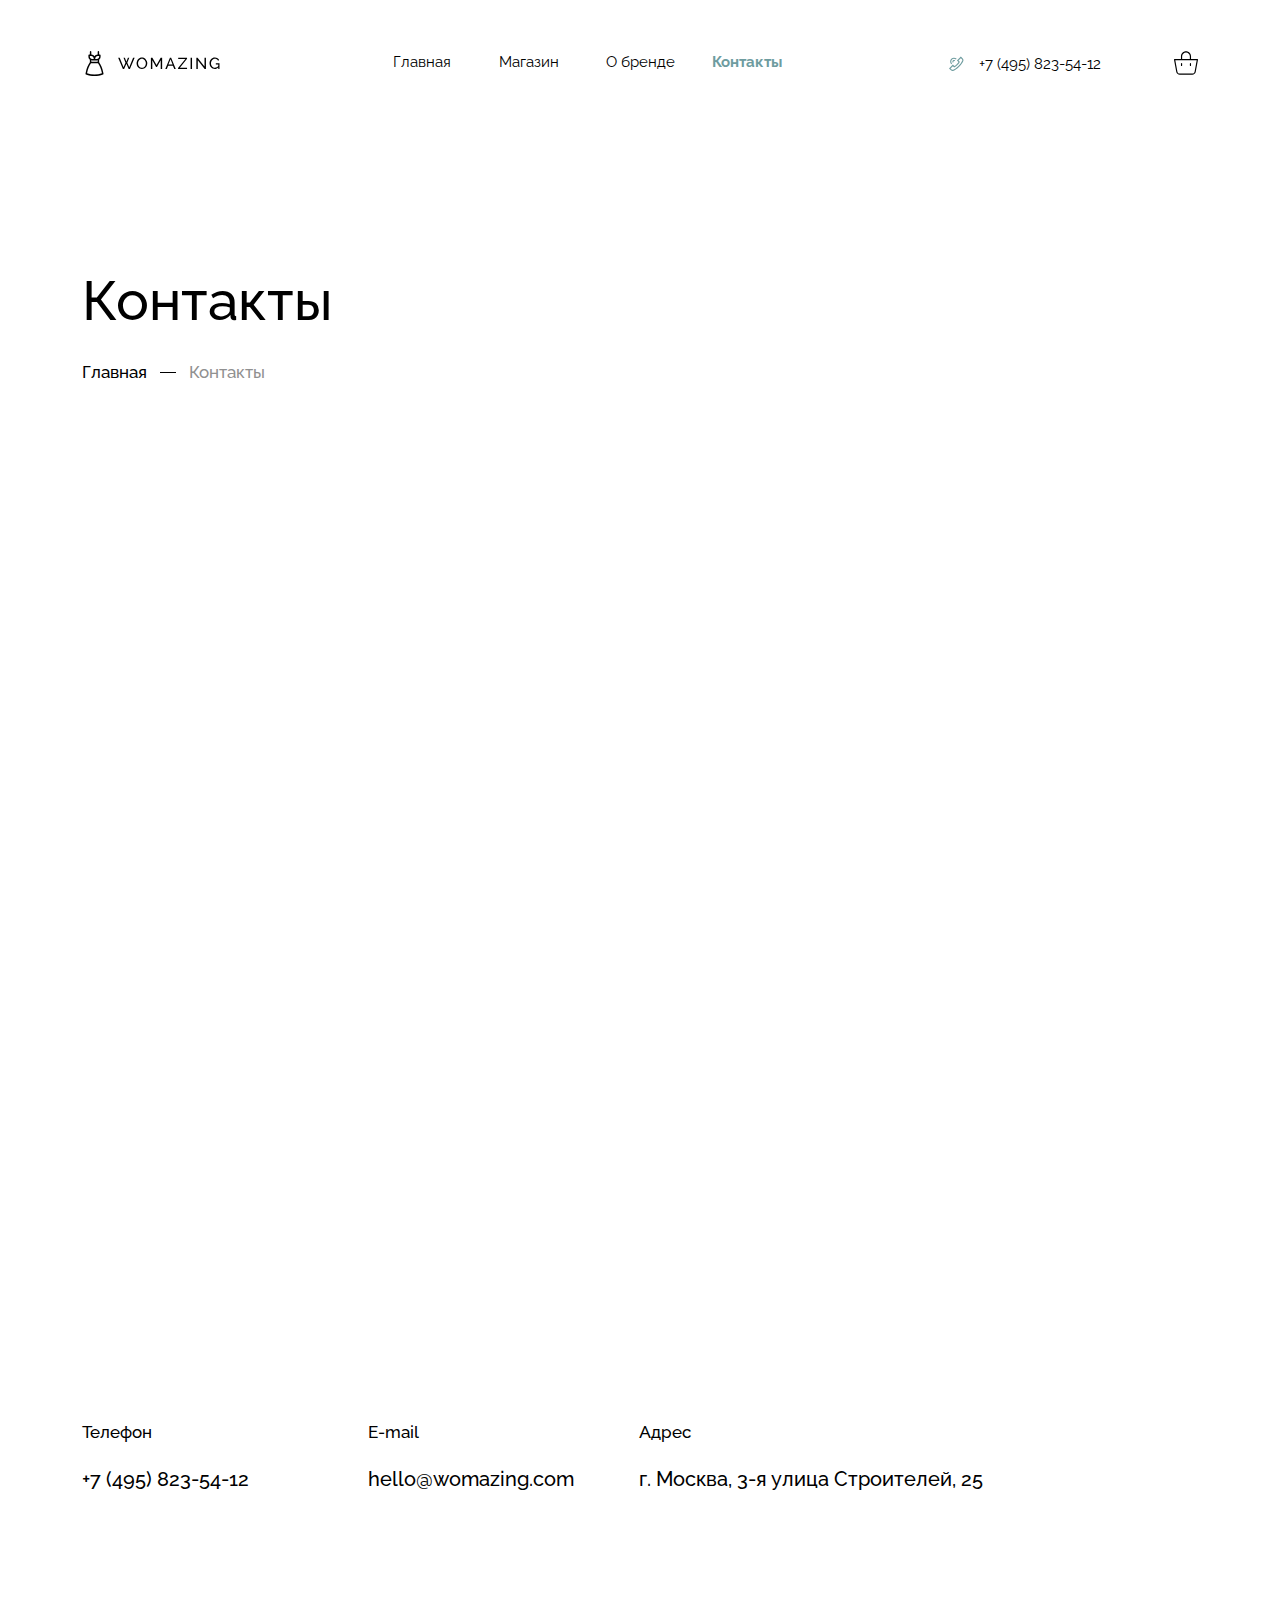
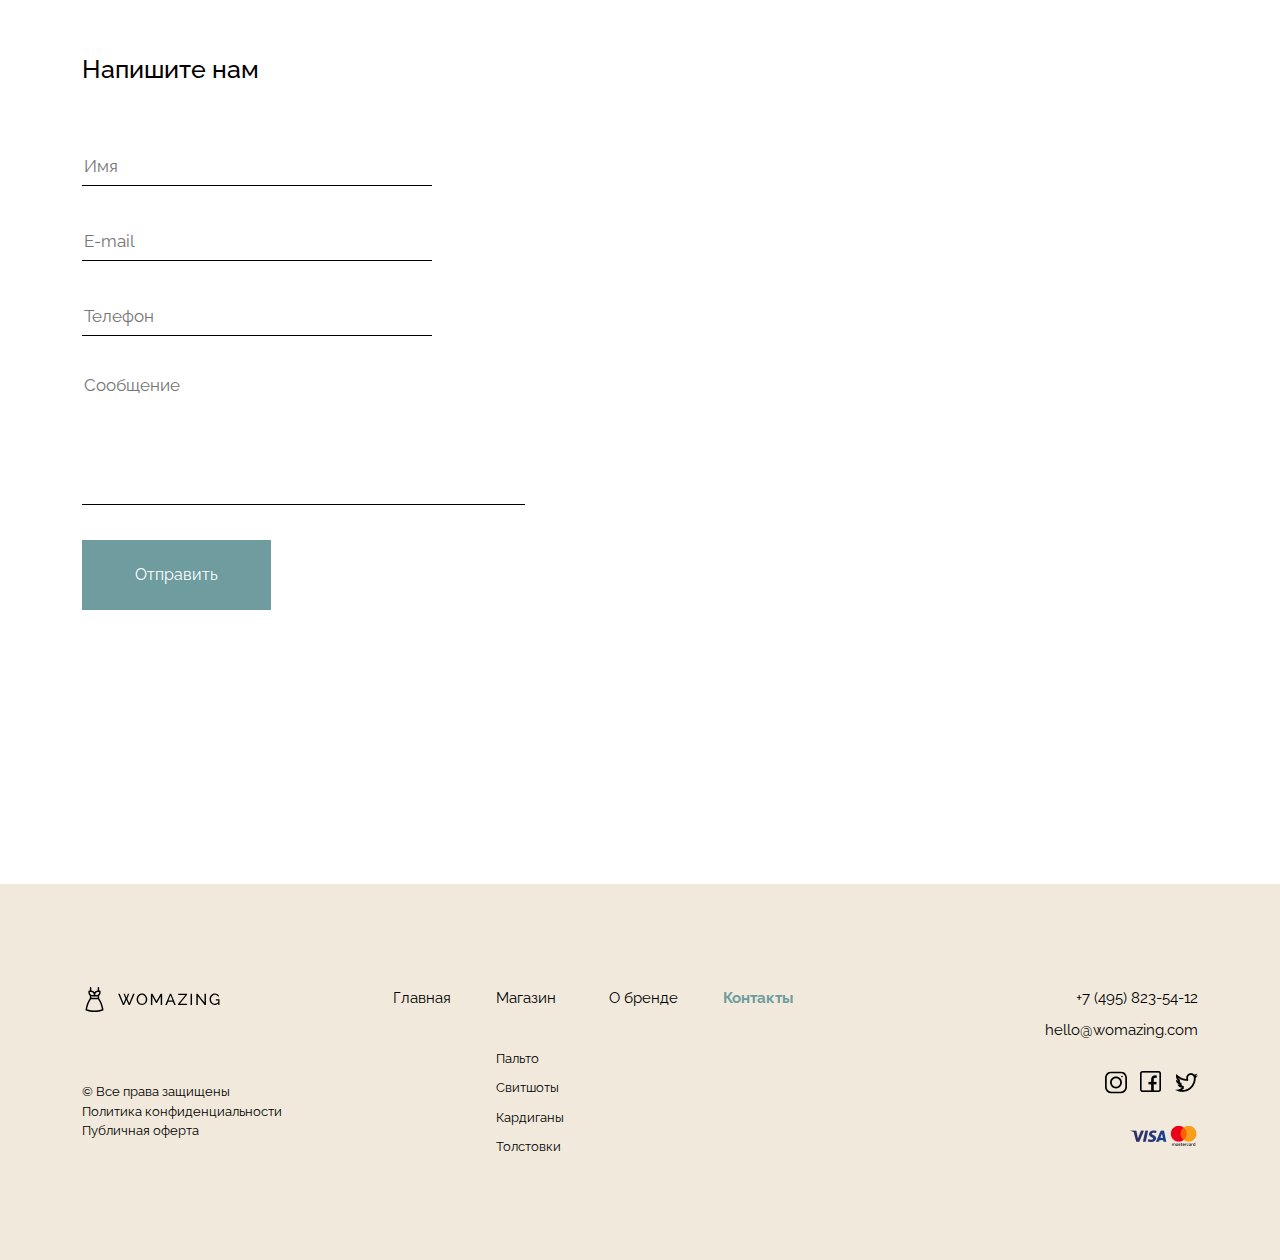
<file: contacts.html>
<!DOCTYPE html>
<html lang="ru">
<head>
    <meta charset="UTF-8">
    <meta http-equiv="X-UA-Compatible" content="IE=edge">
    <meta name="viewport" content="width=device-width, initial-scale=1.0">
    <!-- TITLE -->
    <title>WOMAZING</title>
    <!-- FONTS -->
    <link href="https://fonts.googleapis.com/css2?family=Raleway:wght@400;500;700&display=swap" rel="stylesheet">
    <!-- DESCRIPTION -->
    <meta name="description" content="Магия в деталях">
    <meta name="keywords" content="Одежда,женское,свитшот,футболка,Магия в деталях,бренд,купальник,каяество,скорость,ответственность,USA,Glow,Sweet Shot,Вумейзинг,WOMAZING,Womazing,woman,пальто,кардиган,доставка,женщина">
    <!-- FAVICON -->
    <meta name="Theme color" content="#F1EADC">
    <link rel="apple-touch-icon" href="img/touch-icon.svg">
    <link rel="shortcut icon" href="img/Favicon.svg">
    <!-- OG TAGS -->
    <meta property="og:title" content="WOMAZING">
	<meta property="og:description" content="Магия в деталях">
	<meta property="og:type" content="article">
	<meta property="og:image" content="https://site-name.com/img/preview.png">
	<meta property="og:site_name" content="WOMAZING">
    <!-- CSS-Bootstrap -->
    <link rel="stylesheet" href="css/bootstrap.min.css">
    <link rel="stylesheet" href="css/bootstrap-grid.min.css">
    <link rel="stylesheet" href="https://unpkg.com/swiper@8/swiper-bundle.min.css">
    <link rel="stylesheet" href="css/main.css">
</head>
<body>
    <!-- HEADER START -->
    <header class="header" id="header">
        <div class="container">
            <div class="row">
                <div class="col-4 col-lg-3">
                    <a href="index.html" class="logo d-block"></a>
                </div>
                <div class="col-2 col-lg-5">
                    <nav class="menu-nav menu-nav-up  align-items-center">
                        <ul class="menu d-lg-flex mx-auto justify-content-between" id="menu">
                            <li class="menu-item menu-item__burger">
                                <a href="index.html" class="nav-bar__btn main_btn" id="nav-bar__btn">
                                    Главная
                                </a>
                            </li>
                            <li class="menu-item menu-item__burger">
                                <a href="shop.html" class="nav-bar__btn shop_btn" id="nav-bar__btn">
                                    Магазин
                                </a>
                            </li>
                            <li class="menu-item menu-item__burger">
                                <a href="about.html" class="nav-bar__btn brand_btn" id="nav-bar__btn">
                                    О бренде
                                </a>
                            </li>
                            <li class="menu-item menu-item__burger">
                                <a href="contacts.html" class="nav-bar__btn contacts_btn active" id="nav-bar__btn">
                                    Контакты
                                </a>
                            </li>
                        </ul>
                    </nav>
                </div>
                <div class="col-3 offset-1 offset-sm-2 col-lg-3 offset-lg-0">
                    <ul class="tel-menu d-flex ms-auto align-items-center">
                        <li class="tel-menu__item ms-auto">
                            <a href="#" class="phone_modal d-block " id="phone_modal"></a>
                        </li>
                        <li class="tel-menu__item d-none d-lg-block">
                            <a href="tel:+74958235412" class="number ">
                                +7 (495) 823-54-12
                            </a>
                        </li>
                        <li class="tel-menu__item burger d-lg-none">
                            <button type="button" class="burger_btn" id="burger_btn">

                            </button>
                        </li>
                    </ul>
                    
                </div>
                <div class="col-2 col-sm-1">
                    <div class="cart-wrp ms-auto">
                    <a href="cart.html" class="cart d-block ms-auto"></a>
                    </div>
                </div>
            </div>
            <div class="wrapp-modal">
                <div class="overlay" id="overlay"></div>
                <div class="modal-window" id="modal-window">
                    <button type="button" class="exit_btn ms-auto" id="exit_btn"></button>
                    <h3 class="form-title">
                        Заказать обратный звонок
                    </h3>
                    <form action="form/mail.php" class="form-book__1 form  form-val d-flex flex-column" id="form-book__1">
                        <input type="text" class="form-book__input" placeholder="Имя" name="firstName">
                        <input type="text" class="form-book__input" placeholder="E-mail" name="email">
                        <input type="text" class="form-book__input" placeholder="Телефон" name="phoneNumber">
                        <button  class="form_btn select-btn" id="form_btn" data-submit>
                            Заказать звонок
                        </button>
                    </form>
                </div>
                <div class="modal-accept" id="modal-accept">
                    <h3 class="modal-accept_title">
                        Отлично! Мы скоро вам перезвоним.
                    </h3>
                    <button type="button" class="modal-accept_btn" id="modal-accept_btn">
                        Закрыть
                    </button>
                </div>
            </div>
        </div>
    </header>
    <!-- HEADER END -->
    <!-- SECTION CONTACTS-MAIN START -->
    <section class="contacts-main">
        <div class="container">
            <div class="row">
                <div class="col-lg-4">
                    <h1 class="contacts-main__title">
                        Контакты
                    </h1>
                    <ul class="breadcrumbs d-flex">
                        <li class="breadcrumbs__item d-flex">
                            <a href="index.html" class="breadcrumbs__link">
                                Главная
                            </a>
                        </li>
                        <li class="breadcrumbs__item d-flex">
                            <span class="breadcrumbs__current">
                                Контакты
                            </span>
                        </li>
                    </ul>
                </div>
            </div>
        </div>
    </section>
    <!-- SECTION MAP START -->
    <section class="map">
        <div class="container">
            <div class="row">
                <div class="col-lg-12">
                    <div class="map-wrapp">
                    <iframe src="https://www.google.com/maps/embed?pb=!1m16!1m12!1m3!1d2249.0549309248463!2d37.532255418490074!3d55.68803273225425!2m3!1f0!2f0!3f0!3m2!1i1024!2i768!4f13.1!2m1!1z0JzQvtGB0LrQstCwIDMt0Y8g0YPQu9C40YbQsCDQodGC0YDQvtC40YLQtdC70LXQuSAyNQ!5e0!3m2!1sru!2sua!4v1648636323442!5m2!1sru!2sua" width="600" height="450" style="border:0;" allowfullscreen="" loading="lazy" referrerpolicy="no-referrer-when-downgrade" class="map-ggl"></iframe>
                    </div>
                </div>
            </div>
            <div class="row">
                <div class="col-lg-12">
                    <ul class="info-list d-md-flex">
                        <li class="info-list-item">
                            <div class="info-list-item info-list-item__tel">
                                <span class="info-title">
                                    Телефон
                                </span>
                                <a href="tel:+74958235412" class="number info-number info-href">
                                    +7 (495) 823-54-12
                                </a>
                        </li>
                        <li class="info-list-item info-list-item__mail">
                            <div class="email">
                                <span class="info-title">
                                    E-mail
                                </span>
                                <a href="mailto:hello@womazing.com" class="mail info-href info-mail">
                                    hello@womazing.com
                                </a>
                        </li>
                        <li class="info-list-item">
                            <div class="info-list-item info-list-item__addr">
                                <span class="info-title">
                                    Адрес
                                </span>
                                <p class="addr-text info-href">
                                    г. Москва, 3-я улица Строителей, 25
                                </p>
                            </div>
                        </li>
                    </ul>
                </div>
            </div>
        </div>
    </section>
    <!-- SECTION MAP END -->
    <!-- SECTION CONTACTS-FOR START -->
    <section class="contacts-form">
        <div class="container">
            <div class="row">
                <div class="col-lg-5">
                    <div class="form-wrapp">
                        <h3 class="contacts-form-title">
                            Напишите нам
                        </h3>
                        <form action="form/mail.php" class="form-book__2 form  form-val flex-column d-flex" id="form-book__2">
                            <input type="text" class="form-book__input  form-book__input-second" placeholder="Имя" name="firstName">
                            <input type="text" class="form-book__input  form-book__input-second" placeholder="E-mail" name="email">
                            <input type="text" class="form-book__input form-book__input-second" placeholder="Телефон" name="phoneNumber">
                            <textarea name="user_message" id="msg" cols="20" rows="10" placeholder="Сообщение" class="form-book__input form-book__input-message"></textarea>
                            <button class="btn form_btn form_btn-second" id="form_btn-second" data-submit>
                                Отправить
                            </button>
                            <span class="form-message" id="form-message">
                                Сообщение успешно отправлено
                            </span>
                            <!-- <input type="text" class="form-book__input form-book__input-message" placeholder="Сообщение" name="typetext"> -->
                        </form>
                    </div>
                </div>
            </div>
        </div>
    </section>
    <!-- SECTION CONTACTS-FORM END -->
    <!-- FOOTER START -->
    <footer class="footer" id="footer">
        <div class="container">
            <div class="row">
                <div class="col-md-3 col-lg-3">
                    <a href="index.html" class="logo d-block mx-auto mx-lg-0"></a>
                    <p class="info mx-auto mx-lg-0">
                        © Все права защищены
                        Политика конфиденциальности
                        Публичная оферта
                    </p>
                </div>
                <div class="col-md-6 col-lg-5">
                    <nav class="menu-nav menu-nav_footer d-flex align-items-center">
                        <ul class="menu menu-footer d-flex mx-auto justify-content-between" id="menu">
                            <li class="menu-item">
                                <a href="index.html" class="nav-bar__btn nav-bar__btn-footer" id="nav-bar__btn">
                                    Главная
                                </a>
                            </li>
                            <li class="menu-item">
                                <a href="shop.html" class="nav-bar__btn nav-bar__btn-footer" id="nav-bar__btn">
                                    Магазин
                                </a>
                                <ul class="shop-category">
                                    <li class="shop-category_item">
                                        <a href="#" class="shop-category_item__btn" id="nav-bar__btn">
                                            Пальто
                                        </a>
                                    </li>
                                    <li class="shop-category_item">
                                        <a href="#" class="shop-category_item__btn" id="nav-bar__btn">
                                            Свитшоты
                                        </a>
                                    </li>
                                    <li class="shop-category_item">
                                        <a href="#" class="shop-category_item__btn" id="nav-bar__btn">
                                            Кардиганы
                                        </a>
                                    </li>
                                    <li class="shop-category_item">
                                        <a href="#" class="shop-category_item__btn" id="nav-bar__btn">
                                            Толстовки
                                        </a>
                                    </li>
                                </ul>
                            </li>
                            <li class="menu-item">
                                <a href="about.html" class="nav-bar__btn nav-bar__btn-footer">
                                    О бренде
                                </a>
                            </li>
                            <li class="menu-item">
                                <a href="contacts.html" class="nav-bar__btn active nav-bar__btn-footer">
                                    Контакты
                                </a>
                            </li>
                        </ul>
                    </nav>

                </div>
                <div class="col-md-3 col-lg-3 offset-lg-1">
                    <div class="social">
                        <a href="tel:+74958235412" class="number mx-auto mx-md-0 ms-md-auto number_footer">
                            +7 (495) 823-54-12
                        </a>
                        <a href="mailto:hello@womazing.com" class="mail mx-auto mx-md-0 ms-lg-auto ">
                            hello@womazing.com
                        </a>
                        <div class="social-media d-flex justify-content-center justify-content-md-end">
                            <!-- noindex -->
                            <a href="https://www.instagram.com/" class="media instagram" rel="nofollow noopener noreferrer" target="_blank"></a>
                            <!-- /noindex -->
                            <!-- noindex -->
                            <a href="https://www.facebook.com/" class="media facebook" rel="nofollow noopener noreferrer" target="_blank"></a>
                            <!-- /noindex -->
                            <!-- noindex -->
                            <a href="https://twitter.com/" class="media twitter" rel="nofollow noopener noreferrer" target="_blank"></a>
                            <!-- /noindex -->
                        </div>
                        <img src="img/visa-mastercard.png" alt="mastercard" class="mastercard mx-auto mx-md-0 ms-md-auto">
                    </div>
                </div>
            </div>
        </div>
    </footer>
    <!-- FOOTER END -->
    <!-- JS JQUERY -->
    <script src="js/jquery-3.6.0.min.js"></script>
    <!-- PLUGINS -->
    <script src="https://unpkg.com/swiper@8/swiper-bundle.min.js"></script>
    <script src="js/jquery.validate.min.js"></script>
    <script src="js/main.js"></script>
</body>
</html>
</file>
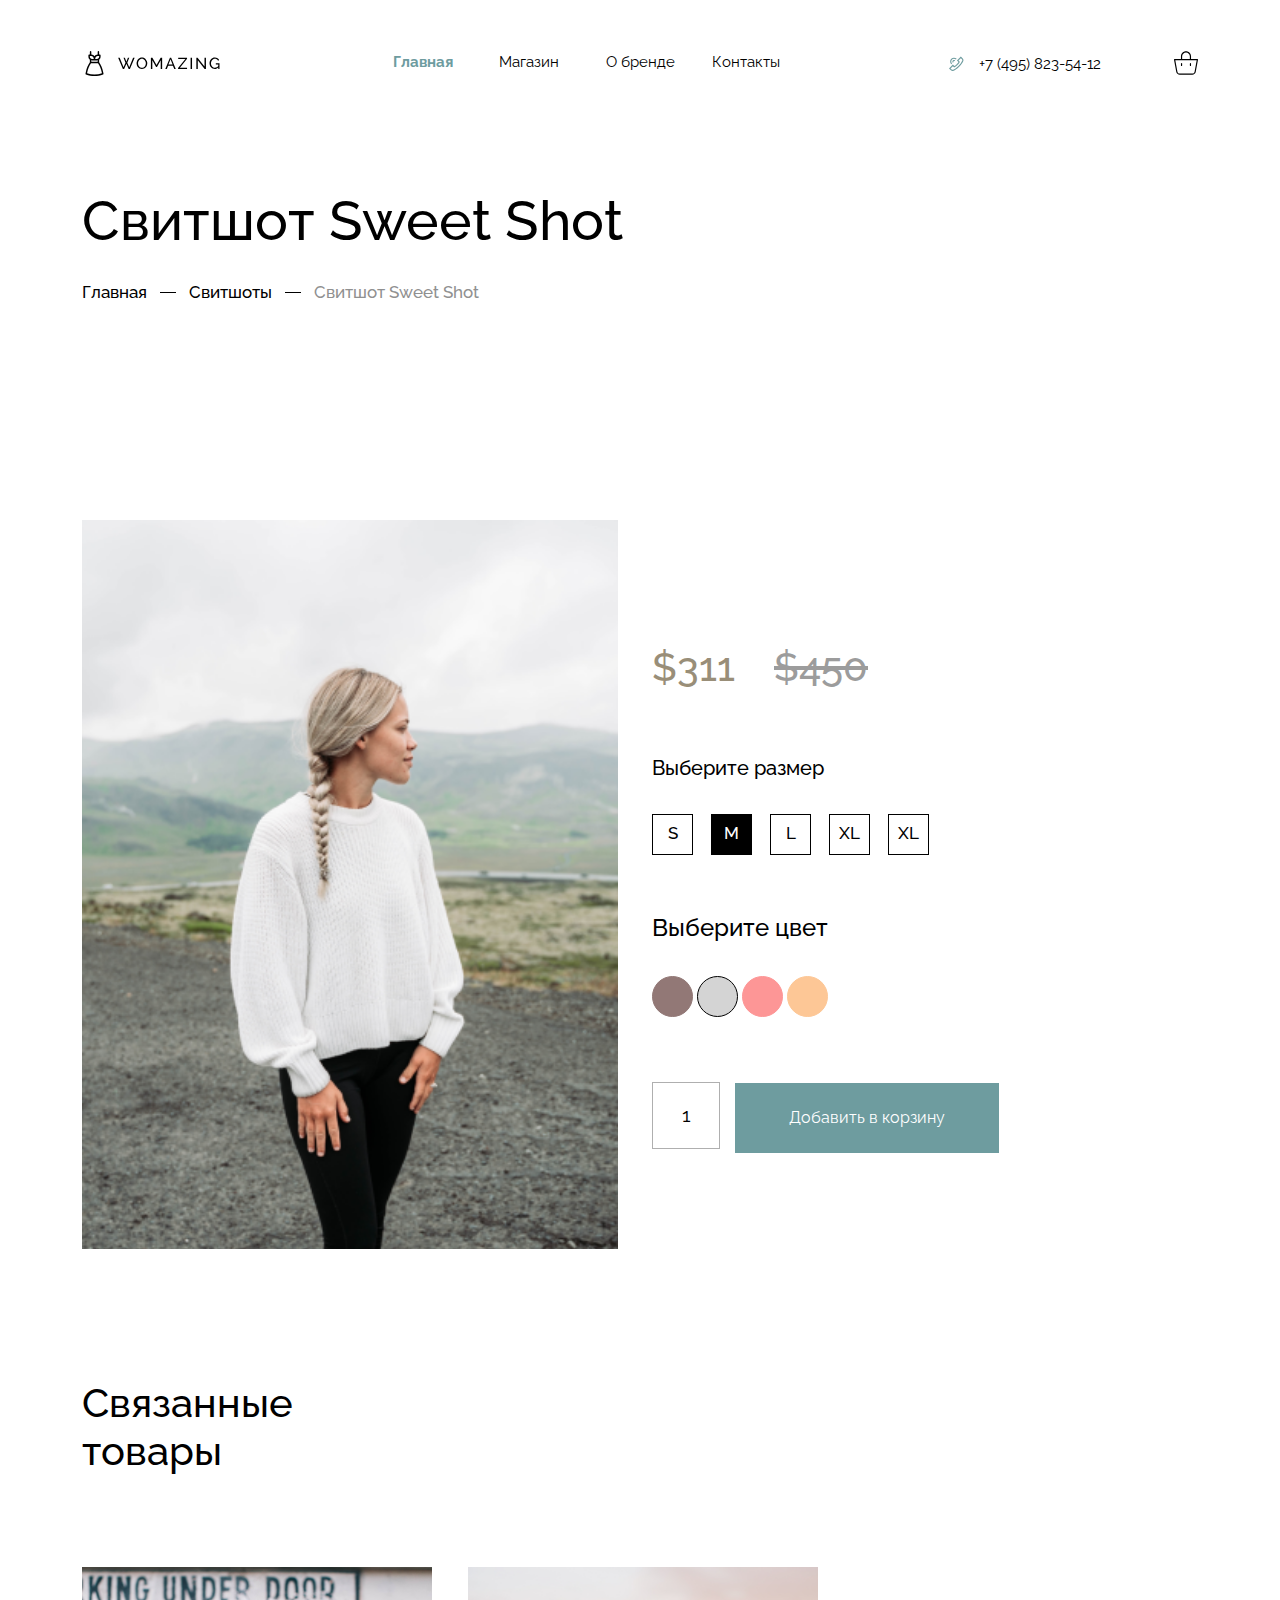
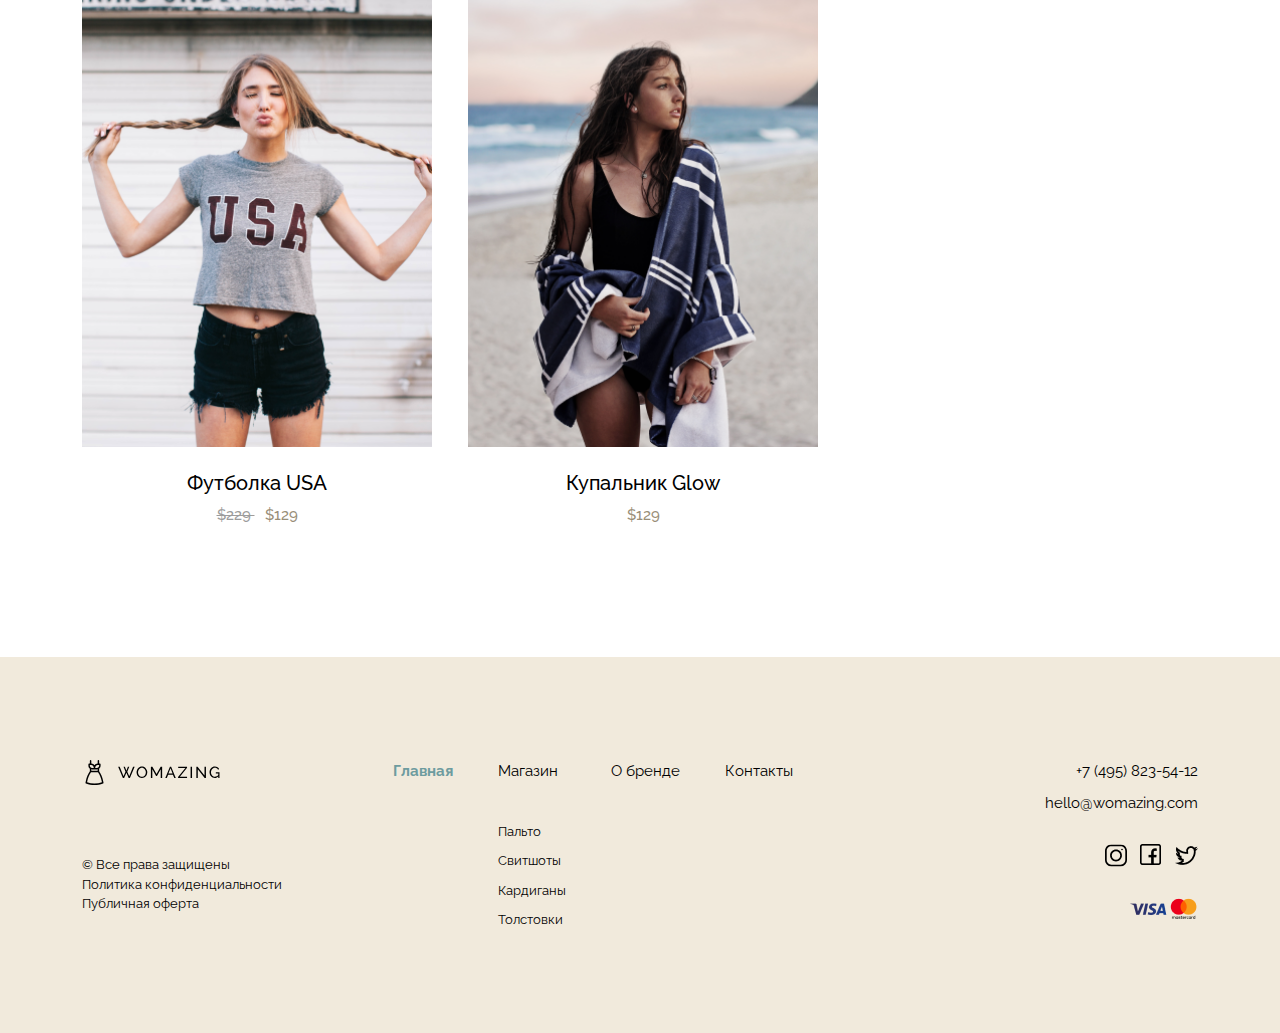
<file: one-item.html>
<!DOCTYPE html>
<html lang="ru">
<head>
    <meta charset="UTF-8">
    <meta http-equiv="X-UA-Compatible" content="IE=edge">
    <meta name="viewport" content="width=device-width, initial-scale=1.0">
    <!-- TITLE -->
    <title>WOMAZING</title>
    <!-- FONTS -->
    <link href="https://fonts.googleapis.com/css2?family=Raleway:wght@400;500;700&display=swap" rel="stylesheet">
    <!-- DESCRIPTION -->
    <meta name="description" content="Магия в деталях">
    <meta name="keywords" content="Одежда,женское,свитшот,футболка,Магия в деталях,бренд,купальник,каяество,скорость,ответственность,USA,Glow,Sweet Shot,Вумейзинг,WOMAZING,Womazing,woman,пальто,кардиган,доставка,женщина">
    <!-- FAVICON -->
    <meta name="Theme color" content="#F1EADC">
    <link rel="apple-touch-icon" href="img/touch-icon.svg">
    <link rel="shortcut icon" href="img/Favicon.svg">
    <!-- OG TAGS -->
    <meta property="og:title" content="WOMAZING">
	<meta property="og:description" content="Магия в деталях">
	<meta property="og:type" content="article">
	<meta property="og:image" content="https://site-name.com/img/preview.png">
	<meta property="og:site_name" content="WOMAZING">
    <!-- CSS-Bootstrap -->
    <link rel="stylesheet" href="css/bootstrap.min.css">
    <link rel="stylesheet" href="css/bootstrap-grid.min.css">
    <link rel="stylesheet" href="https://unpkg.com/swiper@8/swiper-bundle.min.css">
    <link rel="stylesheet" href="css/main.css">
</head>
<body>
    <header class="header" id="header">
        <div class="container">
            <div class="row">
                <div class="col-4 col-lg-3">
                    <a href="index.php" class="logo d-block"></a>
                </div>
                <div class="col-2 col-lg-5">
                    <nav class="menu-nav menu-nav-up  align-items-center">
                        <ul class="menu d-lg-flex mx-auto justify-content-between" id="menu">
                            <li class="menu-item menu-item__burger">
                                <a href="index.php" class="nav-bar__btn main_btn active" id="nav-bar__btn">
                                    Главная
                                </a>
                            </li>
                            <li class="menu-item menu-item__burger">
                                <a href="shop.html" class="nav-bar__btn shop_btn" id="nav-bar__btn">
                                    Магазин
                                </a>
                            </li>
                            <li class="menu-item menu-item__burger">
                                <a href="about.html" class="nav-bar__btn brand_btn" id="nav-bar__btn">
                                    О бренде
                                </a>
                            </li>
                            <li class="menu-item menu-item__burger">
                                <a href="contacts.php" class="nav-bar__btn contacts_btn" id="nav-bar__btn">
                                    Контакты
                                </a>
                            </li>
                        </ul>
                    </nav>
                </div>
                <div class="col-3 offset-1 offset-sm-2 col-lg-3 offset-lg-0">
                    <ul class="tel-menu d-flex ms-auto align-items-center">
                        <li class="tel-menu__item ms-auto">
                            <a href="#" class="phone_modal d-block " id="phone_modal"></a>
                        </li>
                        <li class="tel-menu__item d-none d-lg-block">
                            <a href="tel:+74958235412" class="number ">
                                +7 (495) 823-54-12
                            </a>
                        </li>
                        <li class="tel-menu__item burger d-lg-none">
                            <button type="button" class="burger_btn" id="burger_btn">

                            </button>
                        </li>
                    </ul>
                    
                </div>
                <div class="col-2 col-sm-1">
                    <div class="cart-wrp ms-auto">
                    <a href="cart.html" class="cart d-block ms-auto"></a>
                    </div>
                </div>
            </div>
            <div class="wrapp-modal">
                <div class="overlay" id="overlay"></div>
                <div class="modal-window" id="modal-window">
                    <button type="button" class="exit_btn ms-auto" id="exit_btn"></button>
                    <h3 class="form-title">
                        Заказать обратный звонок
                    </h3>
                    <form action="form/mail.php" class="form-book__1 form  form-val d-flex flex-column" id="form-book__1">
                        <input type="text" class="form-book__input" placeholder="Имя" name="firstName">
                        <input type="text" class="form-book__input" placeholder="E-mail" name="email">
                        <input type="text" class="form-book__input" placeholder="Телефон" name="phoneNumber">
                        <button  class="form_btn select-btn" id="form_btn" data-submit>
                            Заказать звонок
                        </button>
                    </form>
                </div>
                <div class="modal-accept" id="modal-accept">
                    <h3 class="modal-accept_title">
                        Отлично! Мы скоро вам перезвоним.
                    </h3>
                    <button type="button" class="modal-accept_btn" id="modal-accept_btn">
                        Закрыть
                    </button>
                </div>
            </div>
        </div>
    </header>
    <!-- HEADER END -->
    <section class="one-item">
        <div class="container">
            <div class="row">
                <div class="col-lg-7">
                    <h1 class="one-item_title">
                        Свитшот Sweet Shot
                    </h1>
                    <ul class="breadcrumbs d-flex">
                        <li class="breadcrumbs__item d-flex">
                            <a href="index.php" class="breadcrumbs__link">
                                Главная
                            </a>
                        </li>
                        <li class="breadcrumbs__item d-flex">
                            <a href="shop.html" class="breadcrumbs__link">
                                Свитшоты
                            </a>
                        </li>
                        <li class="breadcrumbs__item d-flex">
                            <span class="breadcrumbs__current">
                                Свитшот Sweet Shot
                            </span>
                        </li>
                    </ul>
                </div>
            </div>
            <div class="row">
                <div class="col-lg-6">
                    <div class="mx-auto mx-lg-0 item-img">
                        <img src="img/product_photo__Sweet.png" alt="sweet-shot">
                    </div>
                </div>
                <div class="col-lg-5">
                    <div class="mx-auto mx-lg-0 item-choice">
                        <div class="item-price">
                            <span class="prices current-price">
                                $311
                            </span>
                            <span class="prices old-price">
                                $450
                            </span>
                        </div>
                        <div class="item-choice-size">
                            <h4 class="item-choice-size_title">
                                Выберите размер
                            </h4>
                            <div class="item-choice-size-btns">
                                <button type="button" class="item-choice-size-btns_btn" id="size_btn">
                                    s
                                </button>
                                <button type="button" class="item-choice-size-btns_btn active" id="size_btn">
                                    m
                                </button>
                                <button type="button" class="item-choice-size-btns_btn" id="size_btn">
                                    l
                                </button>
                                <button type="button" class="item-choice-size-btns_btn" id="size_btn">
                                    xl
                                </button>
                                <button type="button" class="item-choice-size-btns_btn" id="size_btn">
                                    xl
                                </button>
                            </div>
                            <div class="item-choice-color">
                                <h4 class="item-choice-color_title">
                                    Выберите цвет
                                </h4>
                                <div class="item-choice-color-btns">
                                    <button class="item-choice-color-btns_btn item-choice-color-btns_btn__brown" id="color_btn">

                                    </button>
                                    <button class="item-choice-color-btns_btn item-choice-color-btns_btn__grey active" id="color_btn">
                                        
                                    </button>
                                    <button class="item-choice-color-btns_btn item-choice-color-btns_btn__pink" id="color_btn">

                                    </button>
                                    <button class="item-choice-color-btns_btn item-choice-color-btns_btn__ochra" id="color_btn">

                                    </button>
                                </div>
                            </div>
                            <div class="item-choice-count">
                                <input type="number" name="item-count" class="item-count" id="item-count" value="1">
                                <button type="button" class="btn add-to-cart">
                                    Добавить в корзину
                                </button>
                            </div>
                        </div>
                    </div>
                </div>
            </div>
        </div>
    </section>
    <section class="same-items">
        <div class="container">
            <div class="row">
                <div class="col-lg-4">
                    <h2 class="same-items_title section-title">
                        Связанные товары
                    </h2>
                </div>
            </div>
            <div class="row">
                <div class="col-lg-8">
                    <div class="cards same-items-cards d-lg-flex justify-content-lg-between">
                        <div class="cards-card">
                            <img src="img/product_photo__USA.png" alt="USA" class="cards-card_photo">
                            <h4 class="cards-card_title">
                                Футболка USA
                            </h4>
                            <span class="cards-card_cost old-price old-price__cards">
                                $229 
                            </span>
                            <span class="cards-card_cost">
                            $129
                            </span>
                            <div class="cards-card_overlay">
                                <a href="#" class="cards-card_overlay__arrow"></a>
                            </div>
                        </div>
                        <div class="cards-card">
                            <img src="img/product_photo__Glow.png" alt="Glow" class="cards-card_photo">
                            <h4 class="cards-card_title">
                                Купальник Glow
                            </h4>
                            <span class="cards-card_cost">
                                $129
                            </span>
                            <div class="cards-card_overlay">
                                <a href="#" class="cards-card_overlay__arrow"></a>
                            </div>
                        </div>
                    </div>
                </div>
            </div>
        </div>
    </section>
    <footer class="footer" id="footer">
        <div class="container">
            <div class="row">
                <div class="col-md-3 col-lg-3">
                    <a href="index.html" class="logo d-block mx-auto mx-lg-0"></a>
                    <p class="info mx-auto mx-lg-0">
                        © Все права защищены
                        Политика конфиденциальности
                        Публичная оферта
                    </p>
                </div>
                <div class="col-md-6 col-lg-5">
                    <nav class="menu-nav menu-nav_footer d-flex align-items-center">
                        <ul class="menu menu-footer d-flex mx-auto justify-content-between" id="menu">
                            <li class="menu-item">
                                <a href="index.php" class="nav-bar__btn nav-bar__btn-footer active" id="nav-bar__btn">
                                    Главная
                                </a>
                            </li>
                            <li class="menu-item">
                                <a href="shop.html" class="nav-bar__btn nav-bar__btn-footer" id="nav-bar__btn">
                                    Магазин
                                </a>
                                <ul class="shop-category">
                                    <li class="shop-category_item">
                                        <a href="" class="shop-category_item__btn" id="nav-bar__btn">
                                            Пальто
                                        </a>
                                    </li>
                                    <li class="shop-category_item">
                                        <a href="" class="shop-category_item__btn" id="nav-bar__btn">
                                            Свитшоты
                                        </a>
                                    </li>
                                    <li class="shop-category_item">
                                        <a href="" class="shop-category_item__btn" id="nav-bar__btn">
                                            Кардиганы
                                        </a>
                                    </li>
                                    <li class="shop-category_item">
                                        <a href="" class="shop-category_item__btn" id="nav-bar__btn">
                                            Толстовки
                                        </a>
                                    </li>
                                </ul>
                            </li>
                            <li class="menu-item">
                                <a href="about.html" class="nav-bar__btn nav-bar__btn-footer">
                                    О бренде
                                </a>
                            </li>
                            <li class="menu-item">
                                <a href="contacts.php" class="nav-bar__btn nav-bar__btn-footer">
                                    Контакты
                                </a>
                            </li>
                        </ul>
                    </nav>

                </div>
                <div class="col-md-3 col-lg-3 offset-lg-1">
                    <div class="social">
                        <a href="tel:+74958235412" class="number mx-auto mx-md-0 ms-md-auto number_footer">
                            +7 (495) 823-54-12
                        </a>
                        <a href="mailto:hello@womazing.com" class="mail mx-auto mx-md-0 ms-lg-auto ">
                            hello@womazing.com
                        </a>
                        <div class="social-media d-flex justify-content-center justify-content-md-end">
                            <!-- noindex -->
                            <a href="https://www.instagram.com/" class="media instagram" rel="nofollow noopener noreferrer" target="_blank"></a>
                            <!-- /noindex -->
                            <!-- noindex -->
                            <a href="https://www.facebook.com/" class="media facebook" rel="nofollow noopener noreferrer" target="_blank"></a>
                            <!-- /noindex -->
                            <!-- noindex -->
                            <a href="https://twitter.com/" class="media twitter" rel="nofollow noopener noreferrer" target="_blank"></a>
                            <!-- /noindex -->
                        </div>
                        <img src="img/visa-mastercard.png" alt="mastercard" class="mastercard mx-auto mx-md-0 ms-md-auto">
                    </div>
                </div>
            </div>
        </div>
    </footer>
    <!-- JS JQUERY -->
    <script src="js/jquery-3.6.0.min.js"></script>
    <!-- PLUGINS -->
    <script src="https://unpkg.com/swiper@8/swiper-bundle.min.js"></script>
    <script src="js/jquery.validate.min.js"></script>
    <script src="js/main.js"></script>
</body>
</html>
</file>
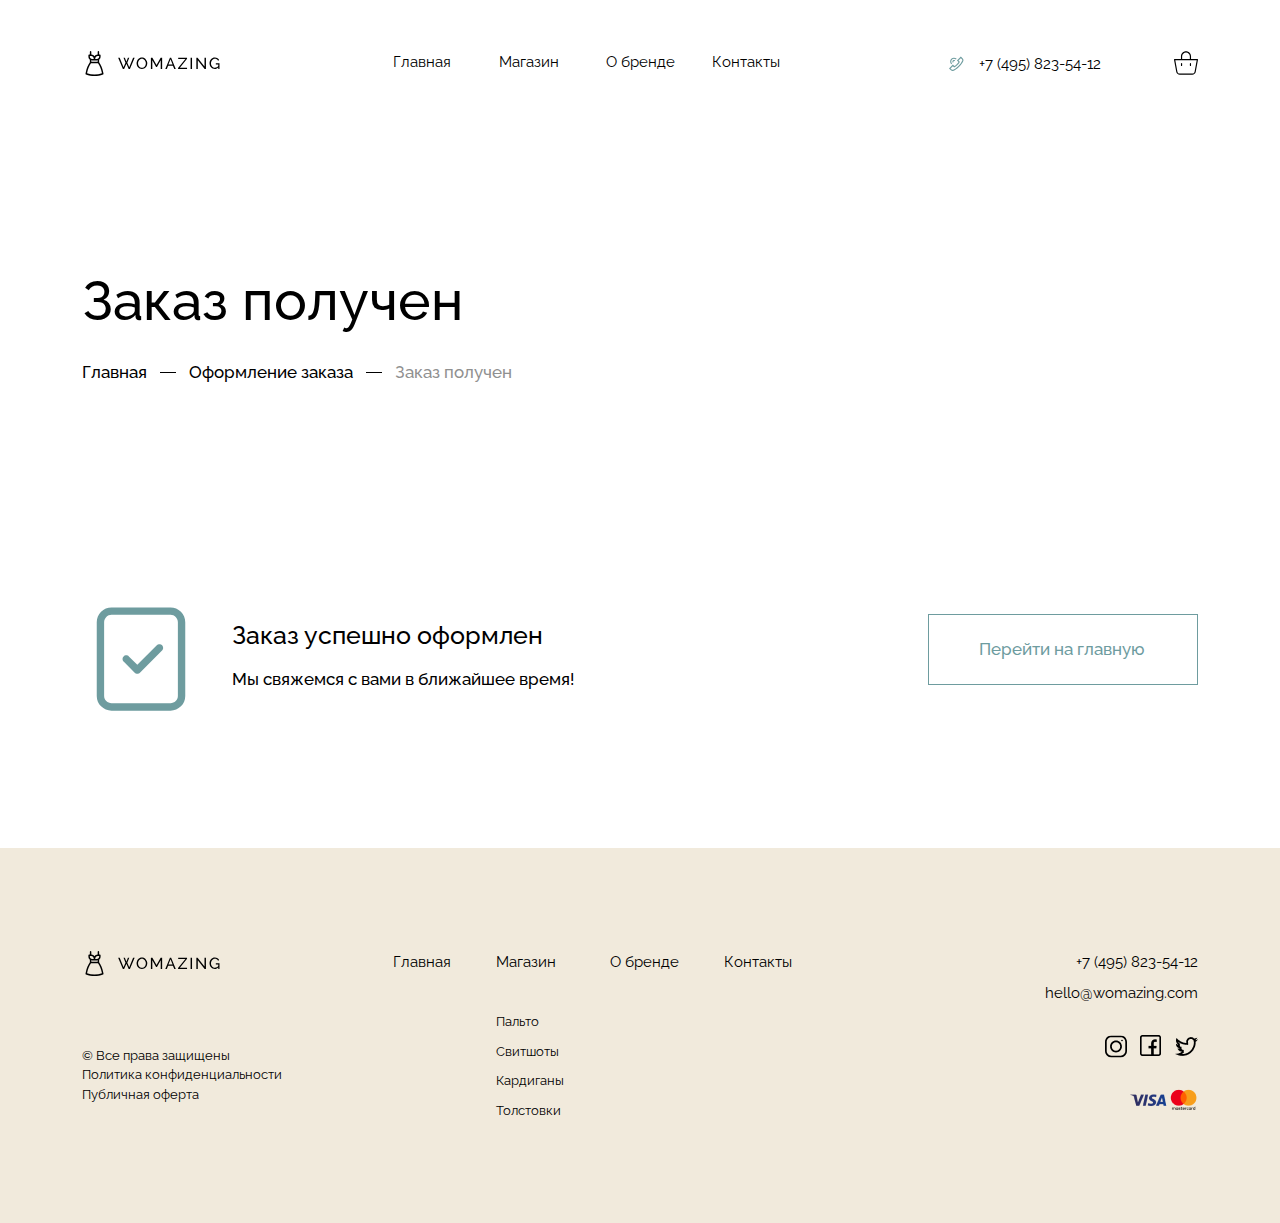
<file: order-accept.html>
<!DOCTYPE html>
<html lang="ru">
<head>
    <meta charset="UTF-8">
    <meta http-equiv="X-UA-Compatible" content="IE=edge">
    <meta name="viewport" content="width=device-width, initial-scale=1.0">
    <!-- TITLE -->
    <title>WOMAZING</title>
    <!-- FONTS -->
    <link href="https://fonts.googleapis.com/css2?family=Raleway:wght@400;500;700&display=swap" rel="stylesheet">
    <!-- DESCRIPTION -->
    <meta name="description" content="Магия в деталях">
    <meta name="keywords" content="Одежда,женское,свитшот,футболка,Магия в деталях,бренд,купальник,каяество,скорость,ответственность,USA,Glow,Sweet Shot,Вумейзинг,WOMAZING,Womazing,woman,пальто,кардиган,доставка,женщина">
    <!-- FAVICON -->
    <meta name="Theme color" content="#F1EADC">
    <link rel="apple-touch-icon" href="img/touch-icon.svg">
    <link rel="shortcut icon" href="img/Favicon.svg">
    <!-- OG TAGS -->
    <meta property="og:title" content="WOMAZING">
	<meta property="og:description" content="Магия в деталях">
	<meta property="og:type" content="article">
	<meta property="og:image" content="https://site-name.com/img/preview.png">
	<meta property="og:site_name" content="WOMAZING">
    <!-- CSS-Bootstrap -->
    <link rel="stylesheet" href="css/bootstrap.min.css">
    <link rel="stylesheet" href="css/bootstrap-grid.min.css">
    <link rel="stylesheet" href="https://unpkg.com/swiper@8/swiper-bundle.min.css">
    <link rel="stylesheet" href="css/main.css">
</head>
<body>
    <!-- HEADER START -->
    <header class="header" id="header">
        <div class="container">
            <div class="row">
                <div class="col-4 col-lg-3">
                    <a href="index.php" class="logo d-block"></a>
                </div>
                <div class="col-2 col-lg-5">
                    <nav class="menu-nav menu-nav-up  align-items-center">
                        <ul class="menu d-lg-flex mx-auto justify-content-between" id="menu">
                            <li class="menu-item menu-item__burger">
                                <a href="index.php" class="nav-bar__btn main_btn" id="nav-bar__btn">
                                    Главная
                                </a>
                            </li>
                            <li class="menu-item menu-item__burger">
                                <a href="shop.html" class="nav-bar__btn shop_btn" id="nav-bar__btn">
                                    Магазин
                                </a>
                            </li>
                            <li class="menu-item menu-item__burger">
                                <a href="about.html" class="nav-bar__btn brand_btn" id="nav-bar__btn">
                                    О бренде
                                </a>
                            </li>
                            <li class="menu-item menu-item__burger">
                                <a href="contacts.php" class="nav-bar__btn contacts_btn" id="nav-bar__btn">
                                    Контакты
                                </a>
                            </li>
                        </ul>
                    </nav>
                </div>
                <div class="col-3 offset-1 offset-sm-2 col-lg-3 offset-lg-0">
                    <ul class="tel-menu d-flex ms-auto align-items-center">
                        <li class="tel-menu__item ms-auto">
                            <a href="#" class="phone_modal d-block " id="phone_modal"></a>
                        </li>
                        <li class="tel-menu__item d-none d-lg-block">
                            <a href="tel:+74958235412" class="number ">
                                +7 (495) 823-54-12
                            </a>
                        </li>
                        <li class="tel-menu__item burger d-lg-none">
                            <button type="button" class="burger_btn" id="burger_btn">

                            </button>
                        </li>
                    </ul>
                    
                </div>
                <div class="col-2 col-sm-1">
                    <div class="cart-wrp ms-auto">
                    <a href="cart.html" class="cart d-block ms-auto"></a>
                    </div>
                </div>
            </div>
            <div class="wrapp-modal">
                <div class="overlay" id="overlay"></div>
                <div class="modal-window" id="modal-window">
                    <button type="button" class="exit_btn ms-auto" id="exit_btn"></button>
                    <h3 class="form-title">
                        Заказать обратный звонок
                    </h3>
                    <form action="form/mail.php" class="form-book__1 form  form-val d-flex flex-column" id="form-book__1">
                        <input type="text" class="form-book__input" placeholder="Имя" name="firstName">
                        <input type="text" class="form-book__input" placeholder="E-mail" name="email">
                        <input type="text" class="form-book__input" placeholder="Телефон" name="phoneNumber">
                        <button  class="form_btn select-btn" id="form_btn" data-submit>
                            Заказать звонок
                        </button>
                    </form>
                </div>
                <div class="modal-accept" id="modal-accept">
                    <h3 class="modal-accept_title">
                        Отлично! Мы скоро вам перезвоним.
                    </h3>
                    <button type="button" class="modal-accept_btn" id="modal-accept_btn">
                        Закрыть
                    </button>
                </div>
            </div>
        </div>
    </header>
    <!-- HEADER END -->
    <section class="order-accept">
        <div class="container">
            <div class="row">
                <div class="col-lg-5">
                    <h1 class="order-accept-title">
                        Заказ получен
                    </h1>
                    <ul class="breadcrumbs d-flex">
                        <li class="breadcrumbs__item d-flex">
                            <a href="index.php" class="breadcrumbs__link">
                                Главная
                            </a>
                        </li>
                        <li class="breadcrumbs__item d-flex">
                            <a href="checkout.html" class="breadcrumbs__link">
                                Оформление заказа
                            </a>
                        </li>
                        <li class="breadcrumbs__item d-flex">
                            <span class="breadcrumbs__current">
                                Заказ получен
                            </span>
                        </li>
                    </ul>
                </div>
            </div>
            <div class="row">
                <div class="col-lg-6">
                    <div class="order-check d-flex">
                        <img src="img/order-check.svg" alt="order-check" class="order-check_img">
                        <div class="order-check-confirm">
                            <h3 class="order-check-confirm_title">
                                Заказ успешно оформлен
                            </h3>
                            <p class="order-check-confirm_text">
                                Мы свяжемся с вами в ближайшее время!
                            </p>
                        </div>
                    </div>
                </div>
                <div class="col-12 col-lg-4 offset-md-0 offset-lg-2">
                    <div class="to-main ms-auto">
                        <a href="index.php" class="to-main_btn" id="to-main_btn">
                            Перейти на главную
                        </a>
                    </div>
                </div>
            </div>
        </div>
    </section>
    <!-- FOOTER START -->
    <footer class="footer" id="footer">
        <div class="container">
            <div class="row">
                <div class="col-md-3 col-lg-3">
                    <a href="index.html" class="logo d-block mx-auto mx-lg-0"></a>
                    <p class="info mx-auto mx-lg-0">
                        © Все права защищены
                        Политика конфиденциальности
                        Публичная оферта
                    </p>
                </div>
                <div class="col-md-6 col-lg-5">
                    <nav class="menu-nav menu-nav_footer d-flex align-items-center">
                        <ul class="menu menu-footer d-flex mx-auto justify-content-between" id="menu">
                            <li class="menu-item">
                                <a href="index.php" class="nav-bar__btn nav-bar__btn-footer" id="nav-bar__btn">
                                    Главная
                                </a>
                            </li>
                            <li class="menu-item">
                                <a href="shop.html" class="nav-bar__btn nav-bar__btn-footer" id="nav-bar__btn">
                                    Магазин
                                </a>
                                <ul class="shop-category">
                                    <li class="shop-category_item">
                                        <a href="" class="shop-category_item__btn" id="nav-bar__btn">
                                            Пальто
                                        </a>
                                    </li>
                                    <li class="shop-category_item">
                                        <a href="" class="shop-category_item__btn" id="nav-bar__btn">
                                            Свитшоты
                                        </a>
                                    </li>
                                    <li class="shop-category_item">
                                        <a href="" class="shop-category_item__btn" id="nav-bar__btn">
                                            Кардиганы
                                        </a>
                                    </li>
                                    <li class="shop-category_item">
                                        <a href="" class="shop-category_item__btn" id="nav-bar__btn">
                                            Толстовки
                                        </a>
                                    </li>
                                </ul>
                            </li>
                            <li class="menu-item">
                                <a href="about.html" class="nav-bar__btn nav-bar__btn-footer">
                                    О бренде
                                </a>
                            </li>
                            <li class="menu-item">
                                <a href="contacts.php" class="nav-bar__btn nav-bar__btn-footer">
                                    Контакты
                                </a>
                            </li>
                        </ul>
                    </nav>

                </div>
                <div class="col-md-3 col-lg-3 offset-lg-1">
                    <div class="social">
                        <a href="tel:+74958235412" class="number mx-auto mx-md-0 ms-md-auto number_footer">
                            +7 (495) 823-54-12
                        </a>
                        <a href="mailto:hello@womazing.com" class="mail mx-auto mx-md-0 ms-lg-auto ">
                            hello@womazing.com
                        </a>
                        <div class="social-media d-flex justify-content-center justify-content-md-end">
                            <!-- noindex -->
                            <a href="https://www.instagram.com/" class="media instagram" rel="nofollow noopener noreferrer" target="_blank"></a>
                            <!-- /noindex -->
                            <!-- noindex -->
                            <a href="https://www.facebook.com/" class="media facebook" rel="nofollow noopener noreferrer" target="_blank"></a>
                            <!-- /noindex -->
                            <!-- noindex -->
                            <a href="https://twitter.com/" class="media twitter" rel="nofollow noopener noreferrer" target="_blank"></a>
                            <!-- /noindex -->
                        </div>
                        <img src="img/visa-mastercard.png" alt="mastercard" class="mastercard mx-auto mx-md-0 ms-md-auto">
                    </div>
                </div>
            </div>
        </div>
    </footer>
    <!-- FOOTER END -->
    <!-- JS JQUERY -->
    <script src="js/jquery-3.6.0.min.js"></script>
    <!-- PLUGINS -->
    <script src="https://unpkg.com/swiper@8/swiper-bundle.min.js"></script>
    <script src="js/jquery.validate.min.js"></script>
    <script src="js/main.js"></script>
</body>
</html>
</file>
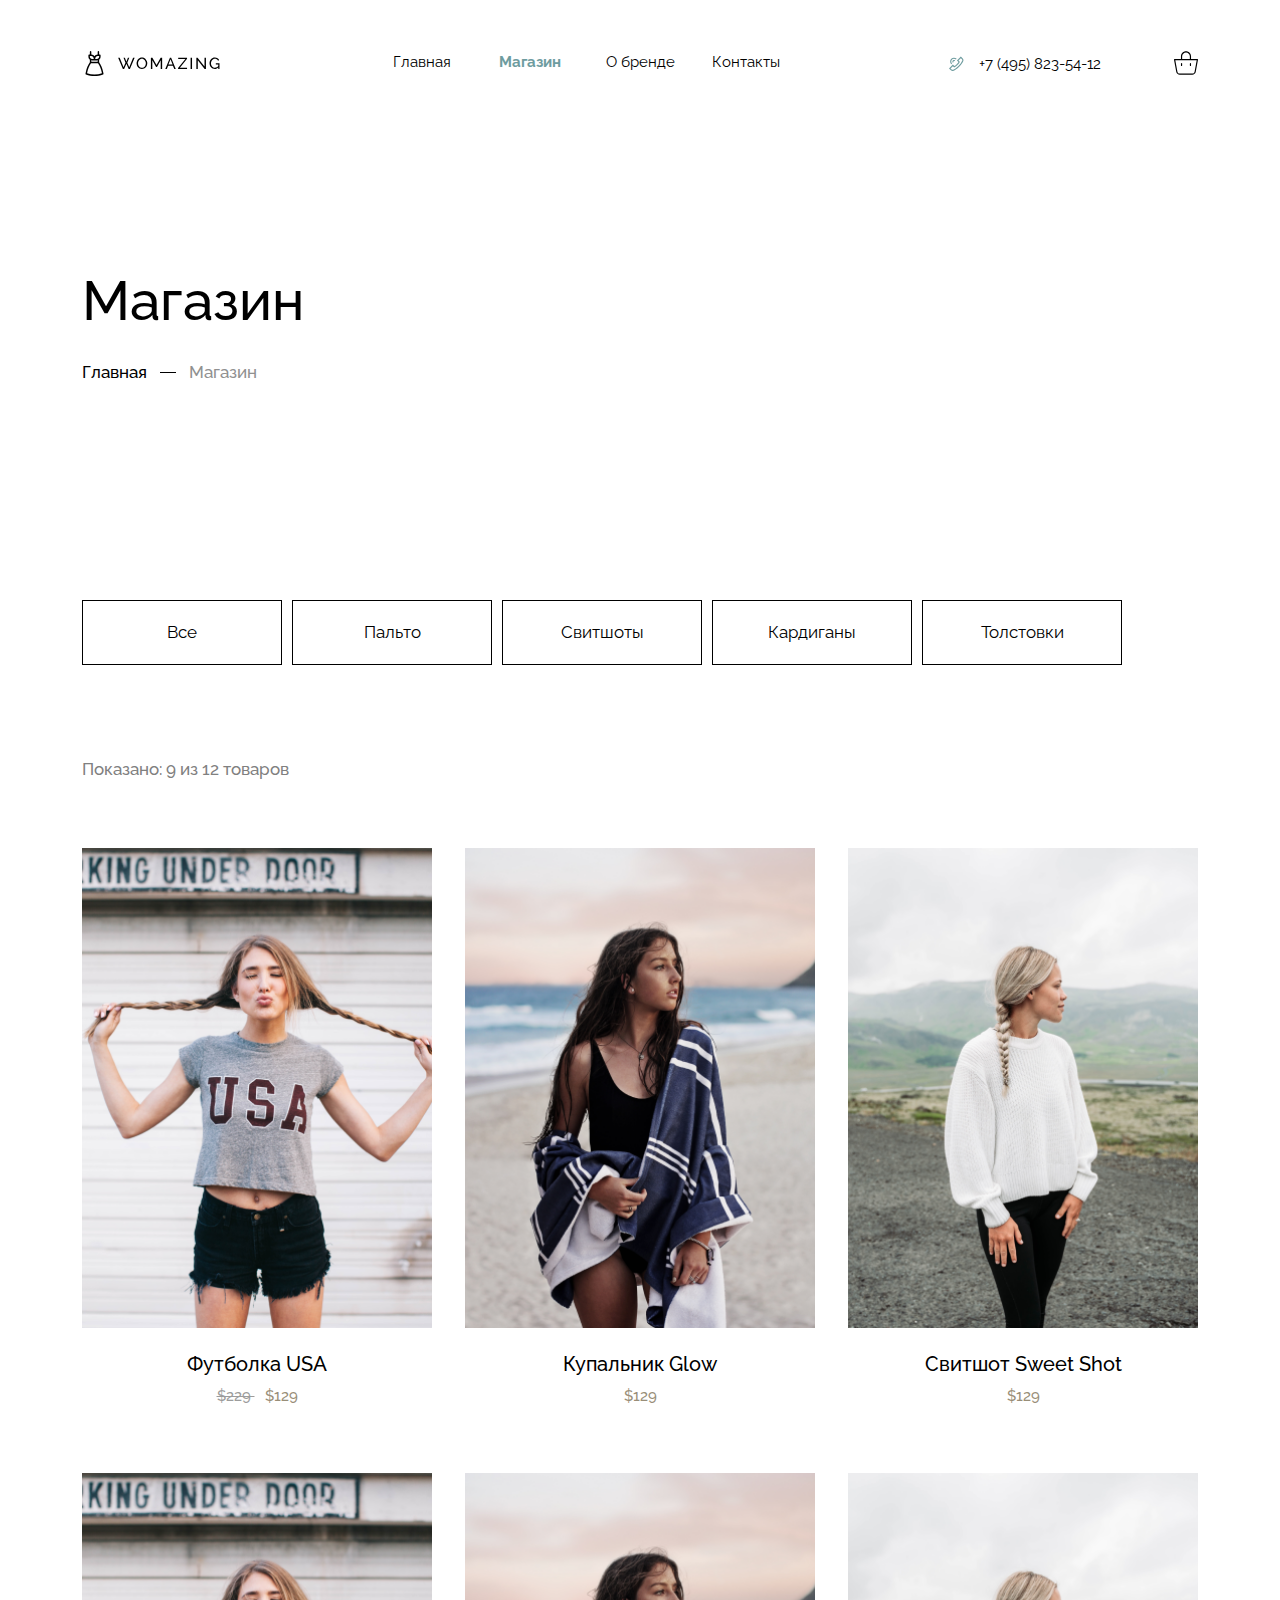
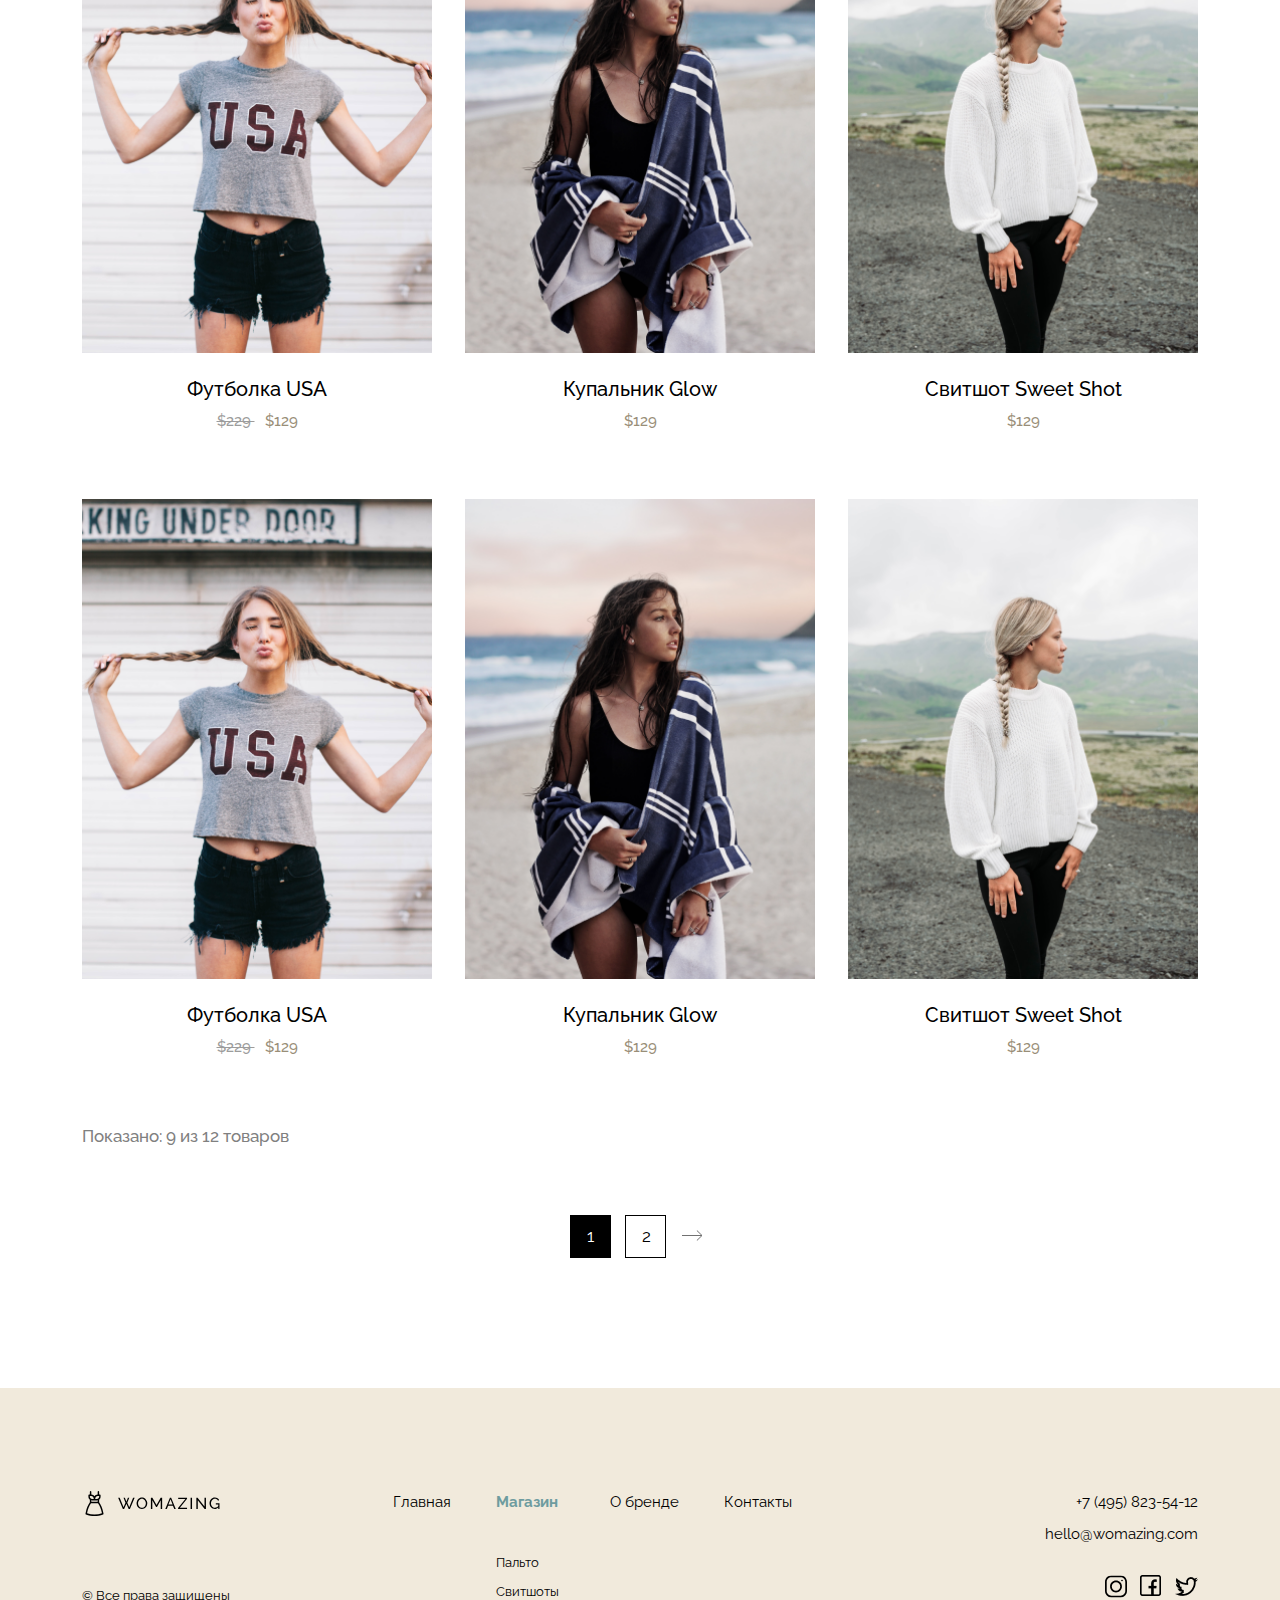
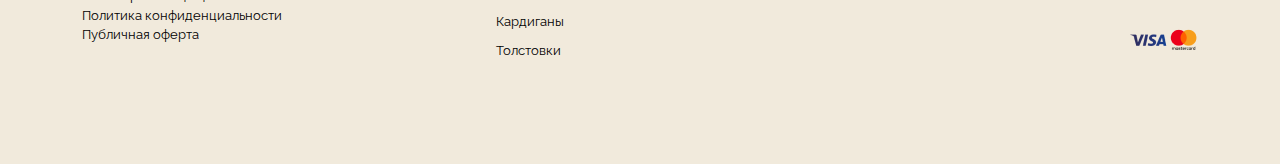
<file: shop.html>
<!DOCTYPE html>
<html lang="ru">
<head>
    <meta charset="UTF-8">
    <meta http-equiv="X-UA-Compatible" content="IE=edge">
    <meta name="viewport" content="width=device-width, initial-scale=1.0">
    <!-- TITLE -->
    <title>WOMAZING</title>
    <!-- FONTS -->
    <link href="https://fonts.googleapis.com/css2?family=Raleway:wght@400;500;700&display=swap" rel="stylesheet">
    <!-- DESCRIPTION -->
    <meta name="description" content="Магия в деталях">
    <meta name="keywords" content="Одежда,женское,свитшот,футболка,Магия в деталях,бренд,купальник,каяество,скорость,ответственность,USA,Glow,Sweet Shot,Вумейзинг,WOMAZING,Womazing,woman,пальто,кардиган,доставка,женщина">
    <!-- FAVICON -->
    <meta name="Theme color" content="#F1EADC">
    <link rel="apple-touch-icon" href="img/touch-icon.svg">
    <link rel="shortcut icon" href="img/Favicon.svg">
    <!-- OG TAGS -->
    <meta property="og:title" content="WOMAZING">
	<meta property="og:description" content="Магия в деталях">
	<meta property="og:type" content="article">
	<meta property="og:image" content="https://site-name.com/img/preview.png">
	<meta property="og:site_name" content="WOMAZING">
    <!-- CSS-Bootstrap -->
    <link rel="stylesheet" href="css/bootstrap.min.css">
    <link rel="stylesheet" href="css/bootstrap-grid.min.css">
    <link rel="stylesheet" href="https://unpkg.com/swiper@8/swiper-bundle.min.css">
    <link rel="stylesheet" href="css/main.css">
</head>
<body>
    <header class="header" id="header">
        <div class="container">
            <div class="row">
                <div class="col-4 col-lg-3">
                    <a href="index.html" class="logo d-block"></a>
                </div>
                <div class="col-2 col-lg-5">
                    <nav class="menu-nav menu-nav-up  align-items-center">
                        <ul class="menu d-lg-flex mx-auto justify-content-between" id="menu">
                            <li class="menu-item menu-item__burger">
                                <a href="index.html" class="nav-bar__btn main_btn" id="nav-bar__btn">
                                    Главная
                                </a>
                            </li>
                            <li class="menu-item menu-item__burger">
                                <a href="shop.html" class="nav-bar__btn shop_btn active" id="nav-bar__btn">
                                    Магазин
                                </a>
                            </li>
                            <li class="menu-item menu-item__burger">
                                <a href="about.html" class="nav-bar__btn brand_btn" id="nav-bar__btn">
                                    О бренде
                                </a>
                            </li>
                            <li class="menu-item menu-item__burger">
                                <a href="contacts.html" class="nav-bar__btn contacts_btn" id="nav-bar__btn">
                                    Контакты
                                </a>
                            </li>
                        </ul>
                    </nav>
                </div>
                <div class="col-3 offset-1 offset-sm-2 col-lg-3 offset-lg-0">
                    <ul class="tel-menu d-flex ms-auto align-items-center">
                        <li class="tel-menu__item ms-auto">
                            <a href="#" class="phone_modal d-block " id="phone_modal"></a>
                        </li>
                        <li class="tel-menu__item d-none d-lg-block">
                            <a href="tel:+74958235412" class="number ">
                                +7 (495) 823-54-12
                            </a>
                        </li>
                        <li class="tel-menu__item burger d-lg-none">
                            <button type="button" class="burger_btn" id="burger_btn">

                            </button>
                        </li>
                    </ul>
                    
                </div>
                <div class="col-2 col-sm-1">
                    <div class="cart-wrp ms-auto">
                    <a href="cart.html" class="cart d-block ms-auto"></a>
                    </div>
                </div>
            </div>
            <div class="wrapp-modal">
                <div class="overlay" id="overlay"></div>
                <div class="modal-window" id="modal-window">
                    <button type="button" class="exit_btn ms-auto" id="exit_btn"></button>
                    <h3 class="form-title">
                        Заказать обратный звонок
                    </h3>
                    <form action="form/mail.php" class="form-book__1 form  form-val d-flex flex-column" id="form-book__1">
                        <input type="text" class="form-book__input" placeholder="Имя" name="firstName">
                        <input type="text" class="form-book__input" placeholder="E-mail" name="email">
                        <input type="text" class="form-book__input" placeholder="Телефон" name="phoneNumber">
                        <button  class="btn form_btn select-btn" id="form_btn" data-submit>
                            Заказать звонок
                        </button>
                    </form>
                </div>
                <div class="modal-accept" id="modal-accept">
                    <h3 class="modal-accept_title">
                        Отлично! Мы скоро вам перезвоним.
                    </h3>
                    <button type="button" class="modal-accept_btn" id="modal-accept_btn">
                        Закрыть
                    </button>
                </div>
            </div>
        </div>
    </header>
    <section class="shop-main" id="shop-main">
        <div class="container">
            <div class="row">
                <div class="col-lg-3">
                    <h1 class="shop-main__title">
                        Магазин
                    </h1>
                    <ul class="breadcrumbs d-flex">
                        <li class="breadcrumbs__item d-flex">
                            <a href="index.html" class="breadcrumbs__link">
                                Главная
                            </a>
                        </li>
                        <li class="breadcrumbs__item d-flex">
                            <span class="breadcrumbs__current">
                                Магазин
                            </span>
                        </li>
                    </ul>
                </div>
            </div>
            <div class="row">
                <div class="col-lg-12">
                    <div class="shop-buttons">
                        <ul class="shop-buttons-list d-sm-flex">
                            <li class="shop-buttons-list_item">
                                <button type="button" class="btn-ghost category_btn active" id="category_btn">
                                    Все
                                </button>
                            </li>
                            <li class="shop-buttons-list_item">
                                <button type="button" class="btn-ghost category_btn" id="category_btn">
                                    Пальто
                                </button>
                            </li>
                            <li class="shop-buttons-list_item">
                                <button type="button" class="btn-ghost category_btn" id="category_btn">
                                    Свитшоты
                                </button>
                            </li>
                            <li class="shop-buttons-list_item">
                                <button type="button" class="btn-ghost category_btn" id="category_btn">
                                    Кардиганы
                                </button>
                            </li>
                            <li class="shop-buttons-list_item">
                                <button type="button" class="btn-ghost category_btn" id="category_btn">
                                    Толстовки
                                </button>
                            </li>
                        </ul>
                    </div>
                </div>
            </div>
            <div class="row">
                <div class="col-lg-3">
                    <span class="shop-show">
                        Показано: 9 из 12 товаров
                    </span>
                </div>
            </div>
            <div class="row justify-content-center">
                <div class="col-12">
                    <div class="cards d-lg-flex justify-content-lg-between">
                        <div class="cards-card">
                            <img src="img/product_photo__USA.png" alt="USA" class="cards-card_photo">
                            <h4 class="cards-card_title">
                                Футболка USA
                            </h4>
                            <span class="cards-card_cost old-price old-price__cards">
                                $229 
                            </span>
                            <span class="cards-card_cost">
                            $129
                            </span>
                            <div class="cards-card_overlay">
                                <a href="one-item.html" class="cards-card_overlay__arrow"></a>
                            </div>
                        </div>
                        <div class="cards-card">
                            <img src="img/product_photo__Glow.png" alt="Glow" class="cards-card_photo">
                            <h4 class="cards-card_title">
                                Купальник Glow
                            </h4>
                            <span class="cards-card_cost">
                                $129
                            </span>
                            <div class="cards-card_overlay">
                                <a href="one-item.html" class="cards-card_overlay__arrow"></a>
                            </div>
                        </div>
                        <div class="cards-card">
                            <img src="img/product_photo__Sweet.png" alt="Sweet" class="cards-card_photo">
                            <h4 class="cards-card_title">
                                Свитшот Sweet Shot
                            </h4>
                            <span class="cards-card_cost">
                                $129
                            </span>
                            <div class="cards-card_overlay">
                                <a href="one-item.html" class="cards-card_overlay__arrow"></a>
                            </div>
                        </div>
                    </div>
                </div>
            </div>
            <div class="row justify-content-center">
                <div class="col-12">
                    <div class="cards d-lg-flex justify-content-lg-between">
                        <div class="cards-card">
                            <img src="img/product_photo__USA.png" alt="USA" class="cards-card_photo">
                            <h4 class="cards-card_title">
                                Футболка USA
                            </h4>
                            <span class="cards-card_cost old-price old-price__cards">
                                $229 
                            </span>
                            <span class="cards-card_cost">
                            $129
                            </span>
                            <div class="cards-card_overlay">
                                <a href="one-item.html" class="cards-card_overlay__arrow"></a>
                            </div>
                        </div>
                        <div class="cards-card">
                            <img src="img/product_photo__Glow.png" alt="Glow" class="cards-card_photo">
                            <h4 class="cards-card_title">
                                Купальник Glow
                            </h4>
                            <span class="cards-card_cost">
                                $129
                            </span>
                            <div class="cards-card_overlay">
                                <a href="one-item.html" class="cards-card_overlay__arrow"></a>
                            </div>
                        </div>
                        <div class="cards-card">
                            <img src="img/product_photo__Sweet.png" alt="Sweet" class="cards-card_photo">
                            <h4 class="cards-card_title">
                                Свитшот Sweet Shot
                            </h4>
                            <span class="cards-card_cost">
                                $129
                            </span>
                            <div class="cards-card_overlay">
                                <a href="one-item.html" class="cards-card_overlay__arrow"></a>
                            </div>
                        </div>
                    </div>
                </div>
            </div>
            <div class="row justify-content-center">
                <div class="col-12">
                    <div class="cards d-lg-flex justify-content-lg-between">
                        <div class="cards-card">
                            <img src="img/product_photo__USA.png" alt="USA" class="cards-card_photo">
                            <h4 class="cards-card_title">
                                Футболка USA
                            </h4>
                            <span class="cards-card_cost old-price old-price__cards">
                                $229 
                            </span>
                            <span class="cards-card_cost">
                            $129
                            </span>
                            <div class="cards-card_overlay">
                                <a href="one-item.html" class="cards-card_overlay__arrow"></a>
                            </div>
                        </div>
                        <div class="cards-card">
                            <img src="img/product_photo__Glow.png" alt="Glow" class="cards-card_photo">
                            <h4 class="cards-card_title">
                                Купальник Glow
                            </h4>
                            <span class="cards-card_cost">
                                $129
                            </span>
                            <div class="cards-card_overlay">
                                <a href="one-item.html" class="cards-card_overlay__arrow"></a>
                            </div>
                        </div>
                        <div class="cards-card">
                            <img src="img/product_photo__Sweet.png" alt="Sweet" class="cards-card_photo">
                            <h4 class="cards-card_title">
                                Свитшот Sweet Shot
                            </h4>
                            <span class="cards-card_cost">
                                $129
                            </span>
                            <div class="cards-card_overlay">
                                <a href="one-item.html" class="cards-card_overlay__arrow"></a>
                            </div>
                        </div>
                    </div>
                </div>
            </div>
            <div class="row">
                <div class="col-lg-3">
                    <span class="shop-show shop-show__second">
                        Показано: 9 из 12 товаров
                    </span>
                </div>
            </div>
            <div class="row">
                <div class=" col-12 col-lg-2 mx-auto">
                    <div class="shop-pagination mx-auto">
                        <button type="button" class="shop-pagination_btn active" id="shop-pagination_btn">
                            1
                        </button>
                        <button type="button" class="shop-pagination_btn" id="shop-pagination_btn">
                            2
                        </button>
                        <button type="button" class="shop-pagination_arrow" id="shop-pagination_arrow"></button>
                    </div>
                </div>
            </div>
        </div>
    </section>
    <footer class="footer" id="footer">
        <div class="container">
            <div class="row ">
                <div class="col-md-3 col-lg-3">
                    <a href="index.html" class="logo d-block mx-auto mx-lg-0"></a>
                    <p class="info mx-auto mx-lg-0">
                        © Все права защищены
                        Политика конфиденциальности
                        Публичная оферта
                    </p>
                </div>
                <div class="col-md-6 col-lg-5">
                    <nav class="menu-nav menu-nav_footer d-flex align-items-center">
                        <ul class="menu menu-footer d-flex mx-auto justify-content-between" id="menu">
                            <li class="menu-item">
                                <a href="index.html" class="nav-bar__btn nav-bar__btn-footer" id="nav-bar__btn">
                                    Главная
                                </a>
                            </li>
                            <li class="menu-item">
                                <a href="shop.html" class="nav-bar__btn nav-bar__btn-footer active" id="nav-bar__btn">
                                    Магазин
                                </a>
                                <ul class="shop-category">
                                    <li class="shop-category_item">
                                        <a href="#" class="shop-category_item__btn" id="nav-bar__btn">
                                            Пальто
                                        </a>
                                    </li>
                                    <li class="shop-category_item">
                                        <a href="#" class="shop-category_item__btn" id="nav-bar__btn">
                                            Свитшоты
                                        </a>
                                    </li>
                                    <li class="shop-category_item">
                                        <a href="#" class="shop-category_item__btn" id="nav-bar__btn">
                                            Кардиганы
                                        </a>
                                    </li>
                                    <li class="shop-category_item">
                                        <a href="#" class="shop-category_item__btn" id="nav-bar__btn">
                                            Толстовки
                                        </a>
                                    </li>
                                </ul>
                            </li>
                            <li class="menu-item">
                                <a href="about.html" class="nav-bar__btn nav-bar__btn-footer">
                                    О бренде
                                </a>
                            </li>
                            <li class="menu-item">
                                <a href="contacts.html" class="nav-bar__btn nav-bar__btn-footer">
                                    Контакты
                                </a>
                            </li>
                        </ul>
                    </nav>

                </div>
                <div class="col-md-3 col-lg-3 offset-lg-1">
                    <div class="social">
                        <a href="tel:+74958235412" class="number mx-auto mx-md-0 ms-md-auto number_footer">
                            +7 (495) 823-54-12
                        </a>
                        <a href="mailto:hello@womazing.com" class="mail mx-auto mx-md-0 ms-lg-auto ">
                            hello@womazing.com
                        </a>
                        <div class="social-media d-flex justify-content-center justify-content-md-end">
                            <!-- noindex -->
                            <a href="https://www.instagram.com/" class="media instagram" rel="nofollow noopener noreferrer" target="_blank"></a>
                            <!-- /noindex -->
                            <!-- noindex -->
                            <a href="https://www.facebook.com/" class="media facebook" rel="nofollow noopener noreferrer" target="_blank"></a>
                            <!-- /noindex -->
                            <!-- noindex -->
                            <a href="https://twitter.com/" class="media twitter" rel="nofollow noopener noreferrer" target="_blank"></a>
                            <!-- /noindex -->
                        </div>
                        <img src="img/visa-mastercard.png" alt="mastercard" class="mastercard mx-auto mx-md-0 ms-md-auto">
                    </div>
                </div>
            </div>
        </div>
    </footer>
    <!-- JS JQUERY -->
    <script src="js/jquery-3.6.0.min.js"></script>
    <!-- PLUGINS -->
    <script src="https://unpkg.com/swiper@8/swiper-bundle.min.js"></script>
    <script src="js/jquery.validate.min.js"></script>
    <script src="js/main.js"></script>
</body>
</html>
</file>
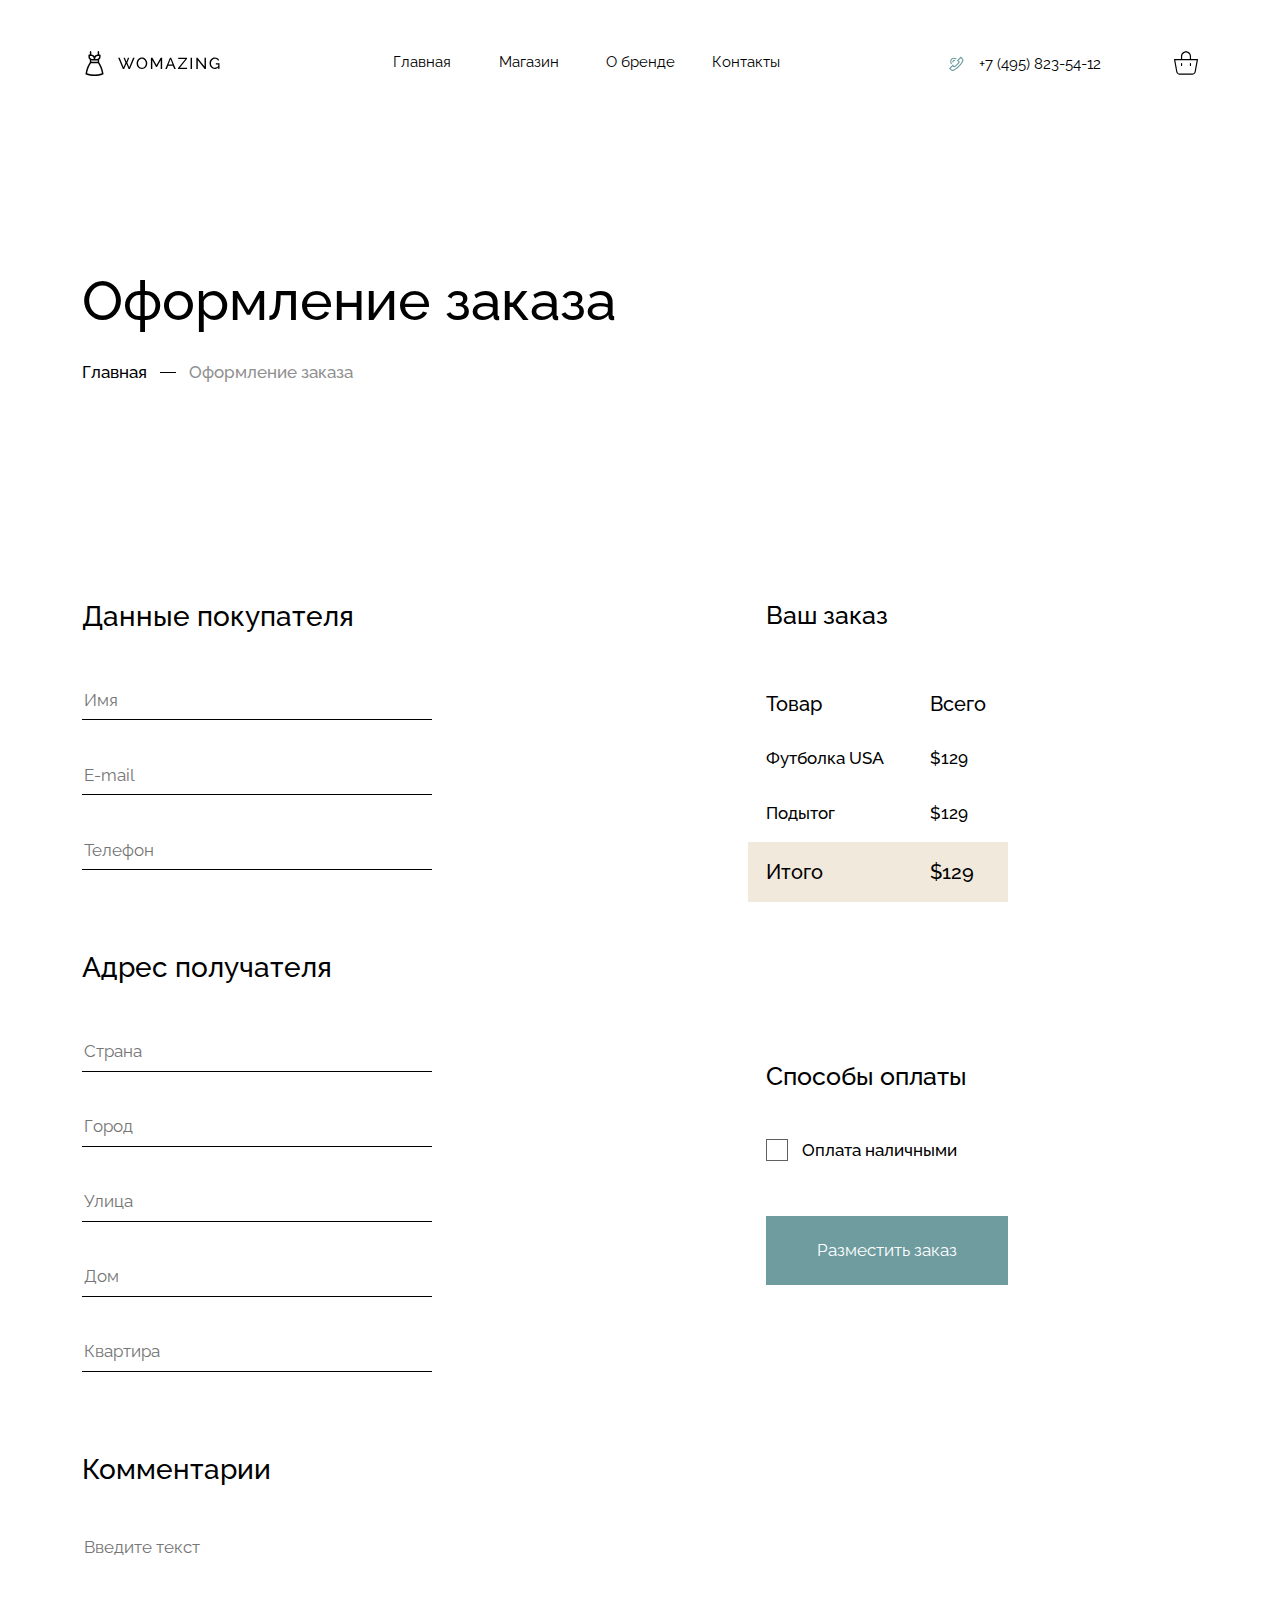
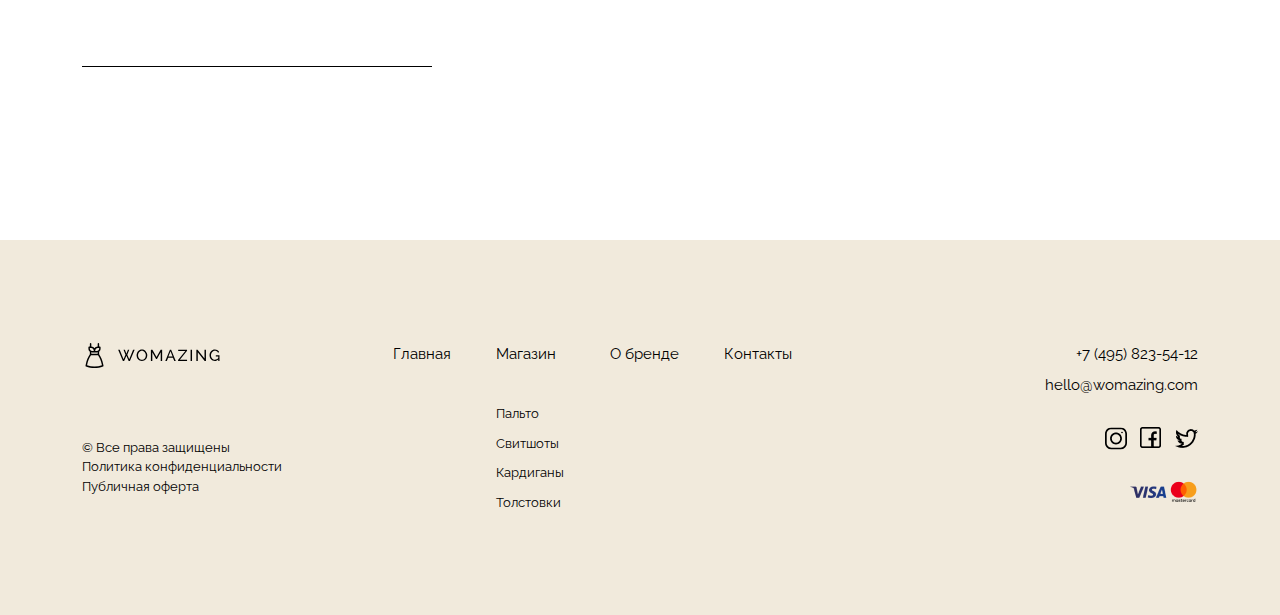
<file: template.html>
<!DOCTYPE html>
<html lang="ru">
<head>
    <meta charset="UTF-8">
    <meta http-equiv="X-UA-Compatible" content="IE=edge">
    <meta name="viewport" content="width=device-width, initial-scale=1.0">
    <!-- TITLE -->
    <title>WOMAZING</title>
    <!-- FONTS -->
    <link href="https://fonts.googleapis.com/css2?family=Raleway:wght@400;500;700&display=swap" rel="stylesheet">
    <!-- DESCRIPTION -->
    <meta name="description" content="Магия в деталях">
    <meta name="keywords" content="Одежда,женское,свитшот,футболка,Магия в деталях,бренд,купальник,каяество,скорость,ответственность,USA,Glow,Sweet Shot,Вумейзинг,WOMAZING,Womazing,woman,пальто,кардиган,доставка,женщина">
    <!-- FAVICON -->
    <meta name="Theme color" content="#F1EADC">
    <link rel="apple-touch-icon" href="img/touch-icon.svg">
    <link rel="shortcut icon" href="img/Favicon.svg">
    <!-- OG TAGS -->
    <meta property="og:title" content="WOMAZING">
	<meta property="og:description" content="Магия в деталях">
	<meta property="og:type" content="article">
	<meta property="og:image" content="https://site-name.com/img/preview.png">
	<meta property="og:site_name" content="WOMAZING">
    <!-- CSS-Bootstrap -->
    <link rel="stylesheet" href="css/bootstrap.min.css">
    <link rel="stylesheet" href="css/bootstrap-grid.min.css">
    <link rel="stylesheet" href="https://unpkg.com/swiper@8/swiper-bundle.min.css">
    <link rel="stylesheet" href="css/main.css">
</head>
<body>
    <!-- HEADER START -->
    <header class="header" id="header">
        <div class="container">
            <div class="row">
                <div class="col-4 col-lg-3">
                    <a href="index.php" class="logo d-block"></a>
                </div>
                <div class="col-2 col-lg-5">
                    <nav class="menu-nav menu-nav-up  align-items-center">
                        <ul class="menu d-lg-flex mx-auto justify-content-between" id="menu">
                            <li class="menu-item menu-item__burger">
                                <a href="index.php" class="nav-bar__btn main_btn" id="nav-bar__btn">
                                    Главная
                                </a>
                            </li>
                            <li class="menu-item menu-item__burger">
                                <a href="shop.html" class="nav-bar__btn shop_btn" id="nav-bar__btn">
                                    Магазин
                                </a>
                            </li>
                            <li class="menu-item menu-item__burger">
                                <a href="about.html" class="nav-bar__btn brand_btn" id="nav-bar__btn">
                                    О бренде
                                </a>
                            </li>
                            <li class="menu-item menu-item__burger">
                                <a href="contacts.php" class="nav-bar__btn contacts_btn" id="nav-bar__btn">
                                    Контакты
                                </a>
                            </li>
                        </ul>
                    </nav>
                </div>
                <div class="col-3 offset-1 offset-sm-2 col-lg-3 offset-lg-0">
                    <ul class="tel-menu d-flex ms-auto align-items-center">
                        <li class="tel-menu__item ms-auto">
                            <a href="#" class="phone_modal d-block " id="phone_modal"></a>
                        </li>
                        <li class="tel-menu__item d-none d-lg-block">
                            <a href="tel:+74958235412" class="number ">
                                +7 (495) 823-54-12
                            </a>
                        </li>
                        <li class="tel-menu__item burger d-lg-none">
                            <button type="button" class="burger_btn" id="burger_btn">

                            </button>
                        </li>
                    </ul>
                    
                </div>
                <div class="col-2 col-sm-1">
                    <div class="cart-wrp ms-auto">
                    <a href="cart.html" class="cart d-block ms-auto"></a>
                    </div>
                </div>
            </div>
            <div class="wrapp-modal">
                <div class="overlay" id="overlay"></div>
                <div class="modal-window" id="modal-window">
                    <button type="button" class="exit_btn ms-auto" id="exit_btn"></button>
                    <h3 class="form-title">
                        Заказать обратный звонок
                    </h3>
                    <form action="form/mail.php" class="form-book__1 form  form-val d-flex flex-column" id="form-book__1">
                        <input type="text" class="form-book__input" placeholder="Имя" name="firstName">
                        <input type="text" class="form-book__input" placeholder="E-mail" name="email">
                        <input type="text" class="form-book__input" placeholder="Телефон" name="phoneNumber">
                        <button  class="form_btn select-btn" id="form_btn" data-submit>
                            Заказать звонок
                        </button>
                    </form>
                </div>
                <div class="modal-accept" id="modal-accept">
                    <h3 class="modal-accept_title">
                        Отлично! Мы скоро вам перезвоним.
                    </h3>
                    <button type="button" class="modal-accept_btn" id="modal-accept_btn">
                        Закрыть
                    </button>
                </div>
            </div>
        </div>
    </header>
    <section class="checkout-main">
        <div class="container">
            <div class="row">
                <div class="col-lg-7">
                    <h1 class="checkout-main-title">
                        Оформление заказа
                    </h1>
                    <ul class="breadcrumbs d-flex">
                        <li class="breadcrumbs__item d-flex">
                            <a href="index.php" class="breadcrumbs__link">
                                Главная
                            </a>
                        </li>
                        <li class="breadcrumbs__item d-flex">
                            <span class="breadcrumbs__current">
                                Оформление заказа
                            </span>
                        </li>
                    </ul>
                </div>
            </div>
            <div class="row">
                <div class="col-12 col-lg-10">
                    <form action="#" class="checkout-form d-lg-flex">
                        <div class="checkout-form__left">
                            <div class="checkout-form-wrp checkout-form-wrp__1">
                                <h3 class="checkout-form-title">
                                    Данные покупателя
                                </h3>
                                <input type="text" class="form-book__input checkout-form__input" placeholder="Имя" name="firstName">
                                <input type="text" class="form-book__input checkout-form__input" placeholder="E-mail" name="email">
                                <input type="text" class="form-book__input checkout-form__input" placeholder="Телефон" name="phoneNumber">
                            </div>
                            <div class="checkout-form-wrp checkout-form-wrp__2">
                                <h3 class="checkout-form-title">
                                    Адрес получателя
                                </h3>
                                <input type="text" class="form-book__input checkout-form__input" placeholder="Страна" name="Country">
                                <input type="text" class="form-book__input checkout-form__input" placeholder="Город" name="City">
                                <input type="text" class="form-book__input checkout-form__input" placeholder="Улица" name="Street">
                                <input type="text" class="form-book__input checkout-form__input" placeholder="Дом" name="Building">
                                <input type="text" class="form-book__input checkout-form__input" placeholder="Квартира" name="Apartments">
                            </div>
                            <div class="checkout-form-wrp checkout-form-wrp__3">
                                <h3 class="checkout-form-title">
                                    Комментарии
                                </h3>
                                <textarea name="comments" id="msg_comments" cols="20" rows="10" placeholder="Введите текст" class="form-book__input form-book__input-message checkout-form__input-message"></textarea>
                            </div>
                        </div>
                        <div class="checkout-form__right ms-auto">
                            <div class="your-order">
                                <h3 class="your-order_title">
                                    Ваш заказ
                                </h3>
                                <table class="your-order-table">
                                    <tr>
                                        <th class="column-1">
                                            <h4 class="your-order-table_title">
                                                Товар
                                            </h4>
                                        </th>
                                        <th class="column-2">
                                            <h4 class="your-order-table_title">
                                                Всего
                                            </h4>
                                        </th>
                                    </tr>
                                    <tr>
                                        <td class="column-1">
                                            <span class="your-order-table_item">
                                                Футболка USA
                                            </span>
                                        </td>
                                        <td class="column-2">
                                            <span class="your-order-table_item-price">
                                                $129
                                            </span>
                                        </td>
                                    </tr>
                                    <tr>
                                        <td class="column-1">
                                            <span class="your-order-table_item">
                                                Подытог
                                            </span>
                                        </td>
                                        <td class="column-2">
                                            <span class="your-order-table_item-price">
                                                $129
                                            </span>
                                        </td>
                                    </tr>
                                    <tr>
                                        <td class="column-1">
                                            <span class="your-order-table_item-total">
                                                Итого
                                            </span>
                                        </td>
                                        <td class="column-2">
                                            <span class="your-order-table_item-total_price">
                                                $129
                                            </span>
                                        </td>
                                    </tr>
                                </table>
                            </div>
                            <div class="place-order">
                                <h3 class="place-order_title">
                                    Способы оплаты
                                </h3>
                                <input type="radio" class="place-order-form-radio_btn" id="place-order-form-radio_btn">
                                <label for="place-order-form-radio_btn" class="pay-cash">Оплата наличными</label>
                                <button type="submit" class="place-order_btn">
                                    Разместить заказ
                                </button>
                            </div>
                        </div>
                    </form>
                </div>
            </div>
        </div>
    </section>
    <footer class="footer" id="footer">
        <div class="container">
            <div class="row">
                <div class="col-md-3 col-lg-3">
                    <a href="index.html" class="logo d-block mx-auto mx-lg-0"></a>
                    <p class="info mx-auto mx-lg-0">
                        © Все права защищены
                        Политика конфиденциальности
                        Публичная оферта
                    </p>
                </div>
                <div class="col-md-6 col-lg-5">
                    <nav class="menu-nav menu-nav_footer d-flex align-items-center">
                        <ul class="menu menu-footer d-flex mx-auto justify-content-between" id="menu">
                            <li class="menu-item">
                                <a href="index.php" class="nav-bar__btn nav-bar__btn-footer" id="nav-bar__btn">
                                    Главная
                                </a>
                            </li>
                            <li class="menu-item">
                                <a href="shop.html" class="nav-bar__btn nav-bar__btn-footer" id="nav-bar__btn">
                                    Магазин
                                </a>
                                <ul class="shop-category">
                                    <li class="shop-category_item">
                                        <a href="" class="shop-category_item__btn" id="nav-bar__btn">
                                            Пальто
                                        </a>
                                    </li>
                                    <li class="shop-category_item">
                                        <a href="" class="shop-category_item__btn" id="nav-bar__btn">
                                            Свитшоты
                                        </a>
                                    </li>
                                    <li class="shop-category_item">
                                        <a href="" class="shop-category_item__btn" id="nav-bar__btn">
                                            Кардиганы
                                        </a>
                                    </li>
                                    <li class="shop-category_item">
                                        <a href="" class="shop-category_item__btn" id="nav-bar__btn">
                                            Толстовки
                                        </a>
                                    </li>
                                </ul>
                            </li>
                            <li class="menu-item">
                                <a href="about.html" class="nav-bar__btn nav-bar__btn-footer">
                                    О бренде
                                </a>
                            </li>
                            <li class="menu-item">
                                <a href="contacts.php" class="nav-bar__btn nav-bar__btn-footer">
                                    Контакты
                                </a>
                            </li>
                        </ul>
                    </nav>

                </div>
                <div class="col-md-3 col-lg-3 offset-lg-1">
                    <div class="social">
                        <a href="tel:+74958235412" class="number mx-auto mx-md-0 ms-md-auto number_footer">
                            +7 (495) 823-54-12
                        </a>
                        <a href="mailto:hello@womazing.com" class="mail mx-auto mx-md-0 ms-lg-auto ">
                            hello@womazing.com
                        </a>
                        <div class="social-media d-flex justify-content-center justify-content-md-end">
                            <!-- noindex -->
                            <a href="https://www.instagram.com/" class="media instagram" rel="nofollow noopener noreferrer" target="_blank"></a>
                            <!-- /noindex -->
                            <!-- noindex -->
                            <a href="https://www.facebook.com/" class="media facebook" rel="nofollow noopener noreferrer" target="_blank"></a>
                            <!-- /noindex -->
                            <!-- noindex -->
                            <a href="https://twitter.com/" class="media twitter" rel="nofollow noopener noreferrer" target="_blank"></a>
                            <!-- /noindex -->
                        </div>
                        <img src="img/visa-mastercard.png" alt="mastercard" class="mastercard mx-auto mx-md-0 ms-md-auto">
                    </div>
                </div>
            </div>
        </div>
    </footer>
    <!-- FOOTER END -->
    <!-- JS JQUERY -->
    <script src="js/jquery-3.6.0.min.js"></script>
    <!-- PLUGINS -->
    <script src="https://unpkg.com/swiper@8/swiper-bundle.min.js"></script>
    <script src="js/jquery.validate.min.js"></script>
    <script src="js/main.js"></script>
</body>
</html>
</file>
<file: css/main.css>
/* TECHNICAL */

body {
    font-family: 'Raleway';
    font-size: 17px;
    color: black;
    font-weight: 500;
}

ul,li {
    margin: 0;
    padding: 0;
    display: block;
}

a {
    text-decoration: none;
    display: block;
    border-radius: 0;

}

p {
    margin: 0;
}


h1,h2,h3,h4,h5,h6 {
    margin: 0;
    padding: 0;
}

h1 {

    font-size: 55px;
}

span {
    margin: 0;
    padding: 0;
}

img {
    display: block;
	max-width: 100%;
	object-fit: cover;
}

button {

    border: none;
    font-family: inherit;
    text-decoration: none;

}

input[type=number]::-webkit-inner-spin-button, 
input[type=number]::-webkit-outer-spin-button { 
-webkit-appearance: none; 
margin: 0; 
}


.container { 
    position: relative;
}

.section-title {
    font-size: 40px;
    font-weight: 500;
    margin-bottom: 92px;
}

.btn {

    width: 250px;
    color: #fff;
    padding: 22px 50px;
    background: #6E9C9F;
    border-radius: 0;
    transition: all 0.5s ease;
}

.btn-ghost {

    width: 250px;
    border-radius: 0;
    color: #6E9C9F;
    background: none;
    border: 1px solid #6E9C9F;
    transition: all 0.5s ease;
}
/* TECHNICAL END */

/* HEADER */

.header {
    padding-top: 51px;
}


.logo {
    background: url('../img/Logo.svg') no-repeat;
    width: 139px;
    height: 25px;
    transition: all 0.5s ease;
}

.logo:hover {
    background: url('../img/Logo_hover.svg') no-repeat;

}

.menu {
    max-width: 400px;
    width: 100%;
}



.menu-item .active {

    color: #6E9C9F;
    font-weight: 700;
}

.menu-nav {
    position: sticky;
    display: flex;
    
}

.sticky {
    position: fixed;
    width: 100%;
    left: 0;
    top: 0;
    z-index: 100;
    border-top: 0;
    height: 95px;
    background: #fff;
    padding: 33px 0;
    box-shadow: 0px 4px 15px rgba(0, 0, 0, 0.05);
  }

.brand_btn:focus {

    color: #6E9C9F;
    font-weight: 700;
}



.nav-bar__btn {
    color: black;
    transition: all 0.5s ease;
    width: 80px;
    font-weight: 400;
    font-size: 15px;
}

.nav-bar__btn:hover {
    color: #6E9C9F;
    font-weight: 700;
}


.tel-menu__item:not(:last-of-type) {

    margin-right: 9px;
}

.tel-menu {

    max-width: 160px;
    width: 100%;
}

.burger_btn {
    background: url('../img/burger.svg') no-repeat;
    width: 24px;
    height: 18px;
    display: block;
}

.burger_btn.active {

    background: url('../img/burger_active.svg') no-repeat;
    
}

.phone_modal {
    background: url('../img/phone.svg') no-repeat;
    width: 27px;
    height: 27px;
    transition: all 0.5s ease;
}

.phone_modal:hover {
    background: url('../img/phone_hover.svg') no-repeat;
}

.number {
    color: black;
    font-weight: 400;
    transition: all 0.5s ease;
    font-size: 15px;
    display: block;
    width: 130px;
}

.number:hover {
    color: #6E9C9F;
    font-weight: 700;
}

.cart {
    background: url('../img/cart.svg') no-repeat;
    width: 24px;
    height: 24px;
    transition: all 0.5s ease;

}

.cart:hover {
    background: url('../img/cart_hover.svg') no-repeat;
}

/* HEADER END */

/* BREADCRUMBS */

    .breadcrumbs {

        align-items: center;
        margin-bottom: 214px;
    }

    .breadcrumbs li {

        align-items: center;
    }


    .breadcrumbs li:not(:last-child)::after {

        content: '';
        display: block;
        width: 16px;
        height: 1px;
        margin-left: 13px;
        background: #000;
    }

    .breadcrumbs li:not(:last-child) {

        margin-right: 13px;
    }

    .breadcrumbs__link {

        font-size: 17px;
        font-weight: 500;
        color: #000;
        transition: all 0.5s ease;
    }

    .breadcrumbs__link:hover {

        color: #909090;
    }

    .breadcrumbs__link:active {

        color: #000;
    }

    .breadcrumbs__current {

        color: #909090;
    }
/* BREADCRUMBS END */

/* OFFER */

.offer {
    padding-top: 41px;
    position: relative;
}

.offer::after {
    
    content: '';
    width: 50%;
    height: 826px;
    background: #F1EADC;
    position: absolute;
    top: -100px;
    right: 0;
    z-index: -1;
}

.offer-title {
    font-size: 55px;
    max-width: 570px;
    width: 100%;
}

.offer-text {
    font-size: 20px;
    font-weight: 400;
    text-align: right;
    max-width: 380px;
    width: 100%;
    margin-top: 45px;
    display: inline-block;
}

.swiper-wrapp {

    margin-top: 145px;
    max-width: 560px;
    width: 100%;

}

.swiper {
    width: 100%;
    height: 556px;

}

.offer-button {
    max-width: 307px;
    width: 100%;
    height: 68px;
    text-align: end;
    margin-top: 52px;
    position: relative;
    margin-left: 70px;
    display: inline-block;
}

.offer-arrow__btn {

    position: absolute;
    width: 67px;
    height: 67px;
    display: block;
    background: url('../img/arrow_down.svg') no-repeat center;
    background-color: rgba(110, 156, 159, 0.1);
    transition: all 0.5s ease;

}

.offer-arrow__btn:hover {

    background: url('../img/arrow_down__white.svg') no-repeat center;
    background-color: rgba(110, 156, 159, 0.5);
}

.offer-arrow__btn:active {

    background: url('../img/arrow_down.svg') no-repeat center;
    background-color: rgba(110, 156, 159, 0.1);
}

.offer-button__btn {
    width: 240px;
    display: inline-block;
    border-radius: 0;
    border: none;
}



.offer-button__btn:hover {
    color: white;
    background: #509498;
}

.offer-button__btn:active {

    background: #6E9C9F;

}

.offer-button__btn:hover::before {
    background: url('../img/arrow_down__white.svg') no-repeat center;
    background-color: rgba(80, 148, 152, 1);
}



.swiper-pagination-bullet {
    width: 30px;
    height: 4px;
    background: #D1D1D1;
    border-radius: 0;
}

.swiper-pagination-bullet-active {
    background: #000;
}

/* OFFER END */

/* PHOTOS */

.photos-wrapper {

    position: relative;
    
}

.main_photo {
    position: relative;
    
}

.main_photo__second {
    position: absolute;
    top: 25%;
    left: 85%;
}

.main_photo__third {
    position: absolute;
    top: 57%;
    right: 55%;
}


/* PHOTOS END */


/* SECTION COLLECTION */

.collection {

    padding-top: 130px;
}

.cards-card {

    text-align: center;
    position: relative;
    overflow: hidden;
    transition: all 0.5s ease;
    max-width: 350px;
    width: 100%;
}

.cards-card:hover .cards-card_overlay {
    opacity: 1;
}

.cards-card_photo {
    max-width: 350px;
    height: 480px;
    width: 100%;
    display: block;
}

.cards-card_overlay__arrow {
    background: url('../img/overlay_arrow.svg') no-repeat;
    width: 31px;
    height: 22px;
    display: block;
    transition: all 0.5s ease;
}

.cards-card_overlay__arrow:hover {

    background: url('../img/overlay_arrow__hover.svg') no-repeat;
}

.cards-card_overlay {

    transition: all 0.5s ease;
    max-width: 350px;
    width: 100%;
    height: 480px;
    background: rgba(110, 156, 159, 0.64);
    position: absolute;
    display: flex;
    top: 0;
	left: 0;
	bottom: 0;
	right: 0;
    visibility: none;
    opacity: 0;
    justify-content: center;
    align-items: center;
}
.cards-card_title {

    font-size: 20px;
    margin: 24px 0 7px;
}

.cards-card_cost {
    font-size: 15px;
    font-weight: 500;
    color: #998E78;
}

.old-price__cards {

    margin-right: 10px;
}

.ghost_btn {
    margin-top: 65px;
    display: block;
    width: 242px;
    border-radius: 0;
    padding: 22px 50px;

}

.ghost_btn:hover {

    color: #fff;
    background: #6E9C9F;
}

.ghost_btn:active {

    background: none;
    color: #6E9C9F;
}


/* SECTION COLLECTION  END*/


/* SECTION MATTER */

.matter {

    padding-top: 130px;
}

.matter-item {

    max-width: 300px;
    width: 100%;
    background: url('../img/medal.svg') no-repeat left top;
    padding-top: 98px;
}

.matter-item__second {

    background: url('../img/gear.svg') no-repeat left top;
}

.matter-item__third {

    background: url('../img/hand.svg') no-repeat left top;
}

.matter-item_title {

    font-size: 25px;
    
}

.matter-item_text {

    max-width: 350px;
    width: 100%;
    margin: 24px auto 0;
}


/* SECTION MATTER END */

/* SECTION TEAM */

.team {

    padding: 130px 0;
    overflow-x: hidden;
}

.swiper2 {
    height: 487px;
    max-width: 730px;
    width: 100%;
    margin: 0;
    position: relative;
}

.swiper2 .swiper-pagination-bullet {
    width: 30px;
    height: 4px;
    background: rgba(255, 255, 255, 0.36);
}


.swiper2 .swiper-pagination-bullet-active {

    background: #fff;
}

.swiper-button-prev::after, .swiper-button-next::after {
    content: '';
}

.swiper-button-prev {

    background: url('../img/swiper-arrow__left.svg') no-repeat;
    width: 30px !important;
    height: 20px !important;
    transition: all 0.5s ease;
}

.swiper-button-next {

    background: url('../img/swiper-arrow__right.svg') no-repeat;
    width: 30px !important;
    height: 20px !important;
}

.wrapper-of-swiper2-wrapper {

    max-width: 730px;
    width: 100%;
    position: relative;
}

.swiper-button-prev {

    left: -50px;
}

.swiper-button-next {

    right: -50px;
}


.swiper2 .swiper-pagination {

    bottom: 10%;
}

.swiper2_photo {

    height: 487px;
}

.swiper-button-prev:hover {

    background: url('../img/swiper-arrow__left-black.svg') no-repeat;
}

.swiper-button-prev:active {

    background: url('../img/swiper-arrow__left.svg') no-repeat;

}

.swiper-button-next:hover {

    background: url('../img/swiper-arrow__right-black.svg') no-repeat;
}

.swiper-button-next:active {

    background: url('../img/swiper-arrow__right.svg') no-repeat;
}

/* TEAM OFFER */

.team-offer {

    max-width: 255px;
    width: 100%;
    margin-top: 78px;
}
.team-offer_title {

    font-size: 25px;
}

.team-offer_text {

    margin-top: 28px;
}

.team-offer_text:last-of-type {

    margin-bottom: 28px;
}

.team-offer_about-brand__btn {
    width: 180px;
    color: #6E9C9F;
    font-weight: 500;
    transition: all 0.5s ease;
}

.team-offer_about-brand__btn:hover {

    color: #6E9C9F;
    border-bottom: 1px solid #CEDEDF;
}

.team-offer_about-brand__btn:active {

    border-bottom: none;
}

/* TEAM OFFER END */


/* SECTION TEAM END */


/* SECTION FOOTER */

.footer {

    padding: 103px 0;
    background: #F1EADC;;
}

.info {

    max-width: 204px;
    width: 100%;
    margin-top: 70px;
    font-size: 13px;
    font-weight: 400;
}

.nav-bar__btn-footer {

    max-width: 72px;
    width: 100%;
}

.nav-bar__btn-footer:hover {

    border-bottom: 1px solid #CEDEDF;
    
}

.shop-category {

    margin-top: 39px;
}

.shop-category_item:not(:last-child) {

    margin-bottom: 10px;
}

.shop-category_item__btn {

    color: #000000;
    font-size: 13px;
    font-weight: 400;
    transition: all 0.5s ease;

}

.social {

    text-align: end;
}

.shop-category_item__btn:hover {

    color: #6E9C9F;
    font-weight: 700;
    border-bottom: 1px solid #CEDEDF;
}

.number_footer {
    max-width: 150px;
    width: 100%;

}

.mail {

    color: #000;
    font-size: 15px;
    font-weight: 400;
    transition: all 0.5s ease;
}

.mail:hover {

    color: #6E9C9F;
    font-weight: 700;

}

.media {

    display: block;
    width: 23px;
    height: 23px;
    transition: all 0.5s ease;
    margin-bottom: 31px;
}

.instagram {

    background: url('../img/instagram.svg') no-repeat;
}

.facebook {

    background: url('../img/facebook.png') no-repeat;
}

.twitter {

    background: url('../img/twitter.png') no-repeat;
}

.instagram:hover {

    background: url('../img/instagram_hover.svg') no-repeat;
}

.facebook:hover {

    background: url('../img/facebook_hover.svg') no-repeat;

}

.twitter:hover {

    background: url('../img/twitter_hover.svg') no-repeat;

}



.number_footer {

    margin-bottom: 9px;
    width: 128px;

}

.number_footer:hover {
    border-bottom: 1px solid #CEDEDF;
}

.mail {

    margin-bottom: 30px;
    width: 158px;
}

.mail:hover {

    border-bottom: 1px solid #CEDEDF;
}

.media:not(:last-of-type) {

    margin-right: 12px;
}

/* SECTION FOOTER END */

/* 
MODAL WINDOW */

.wrapp-modal {

    width: 100%;
    height: 100%;
    display: none;
    position: fixed;
    top: 0;
    left: 0;
    z-index: 2;
}

.wrapp-modal .active {

    display: block;
}

.modal-window {
    display: block;
    max-width: 491px;
    width: 100%;
    background-color: #fff;
    position: absolute;
    top: 50%;
    left: 50%;
    transform: translate(-50%,-50%);
    z-index: 3;
    text-align: center;
    padding: 32px 30px 70px;
}

.exit_btn {

    background: url('../img/close.svg') no-repeat;
    width: 16px;
    height: 16px;
    display: block;
    margin-bottom: 24px;
    transition: all 0.5s ease;
}

.exit_btn:hover {

    background: url('../img/close_hover.svg') no-repeat;
}

.exit_btn:active {

    background: url('../img/close.svg') no-repeat;

}

.form-title {

    font-size: 25px;
    margin-bottom: 35px;
}


.form-book__1 {

    
        width: 350px;
        margin: 0 auto;
}

.form-book__input {
    
    font-size: 17px;
    outline: none;
    margin-bottom: 35px;
    border: none;
    height: 40px;
    border-bottom: 1px solid #000000;
}





.form_btn {

    width: 351px;
    display: inline-block;
    
}

.form_btn:hover {

    background: #509498;
}

.form_btn:active {

    background: #6E9C9F;
}


.overlay {

    position: absolute;
    top: 0;
    left: 0;
    width: 100%;
    height: 100%;
    z-index: 1;
    background: rgba(110, 156, 159, 0.95)
}

.modal-accept {

    display: none;
    max-width: 600px;
    width: 100%;
    padding: 70px 0;
    text-align: center;
    background-color: #fff;
    position: absolute;
    top: 50%;
    left: 50%;
    transform: translate(-50%,-50%);
    z-index: 3;
}



.modal-accept_title {

    margin-bottom: 35px;
}

.modal-accept_btn {

    width: 166px;
    padding: 22px 0;
}

.modal-accept_btn:hover {

    background: #6E9C9F;
    color: #fff;
}

.modal-accept_btn:active {

    color: #6E9C9F;
    background: none;
}

/* MODAL WINDOW END */




/* ABOUT */

.idea {

    position: relative;
    padding: 190px 0 130px;
}

.about-title {

    font-size: 55px;
    margin-bottom: 26px;
}

.about-h3 {

    margin-bottom: 46px;
    font-size: 25px;

}

.about-text {

    max-width: 540px;
    width: 100%;
}



.about-img {

    max-width: 442px;
    width: 100%;
}

.grey {

    font-weight: 500;
    color: #909090;
}

.idea-wrapp {

    margin: 113px auto 0;
    max-width: 540px;
    width: 100%;

}

.magic {

    padding-bottom: 130px;
}

.magic-wrapp {

    margin-top: 77px;
    max-width: 542px;
    width: 100%;
}


.idea-text:not(:last-of-type) {

    margin-bottom: 28px;
}

.magic-text:not(:last-of-type) {

    margin-bottom: 28px;
}

.about-shop_btn {

    display: block;
    width: 258px;
    margin-top: 130px;
}


/* ABOUT END */





/* SHOP */

.shop-main {

    position: relative;
    padding: 190px 0 130px;
}

.shop-main__title {

    margin-bottom: 26px;
}

.shop-buttons {

    margin-bottom: 92px;
}

.shop-buttons-list_item {
    max-width: 200px;
    width: 100%;
}

.shop-buttons-list_item:not(:last-child) {
    
    margin-right: 10px;
}

.category_btn {

    color: #000;
    border: 1px solid #000000;
    padding: 19px 0;
    max-width: 200px;
    width: 100%;
    font-size: 17px;
}

.category_btn:hover {
    
    color: #fff;
    background: #000;
}

.category_btn:active {

    color: #000;
    background: none;
}

.shop-show {
    
    color: #808080;
    display: inline-block;
}

.shop-main .cards-card { 

    margin-top: 65px;
}


.shop-show__second {

    margin: 65px 0;
}

.shop-pagination {

    max-width: 140px;
    width: 100%;
}

.shop-pagination_btn {

    width: 41px;
    border: 1px solid #000000;
    padding: 8px 16px;
    background: none;
    transition: all 0.5s ease;
    margin-right: 10px;
}

.shop-pagination_btn:hover {

    color: #fff;
    background: #000;
}

.shop-pagination_btn:active {

    color: #000;
    background: none;
}

.shop-pagination_btn.active {

    color: #fff;
    background: #000;
}

.shop-pagination_arrow {
    width: 25px;
    height: 15px;
    background: url('../img/pagination_arrow.svg') no-repeat center;
    transition: all 0.5s ease;
}

.shop-pagination_arrow:hover {

    background: url('../img/pagination_arrow__active.svg') no-repeat center;
}

.shop-pagination_arrow:active {

    background: url('../img/pagination_arrow.svg') no-repeat center;
}


/* SHOP END */



/* CONTACTS */

.contacts-main {

    position: relative;
    padding: 190px 0 214px;
}


.contacts-main__title {

    margin-bottom: 26px;
}

/* CONTACTS END */

/* 
SECTION MAP */

.map {

    padding-bottom: 130px;
}

.map-wrapp {

    max-width: 1600px;
    width: 100%;
    height: 476px;
}

.map-ggl {

    width: 100%;
    height: 100%;
}

.info-list {

    margin-top: 130px;
}

.info-title {

    font-size: 17px;
}

.info-href {
    font-size: 20px;
    font-weight: 500;
    margin-top: 19px;
}

.info-number {

    width: 175px;
}

.info-mail {

    width: 160px;
}

.info-mail:hover {
    border: none;
}


.info-list-item:not(:last-child) {

    margin-right: 111px;
}


/* SECTION CONTACTS-FORM */

.form-wrapp {

    height: 700px;
}

.form-book__2 {

    margin-top: 62px;
}

.contacts-form {

    padding-bottom: 130px;
}



.contacts-form-title {

    font-size: 25px;
}


.form-book__input-second {

    max-width: 350px;
    width: 100%;
}


.form-book__input-message {

    max-width: 443px;
    width: 100%;
    height: 134px;
    resize : none;
    overflow: hidden;
}

.form_btn-second {

    width: 189px;
}


.form-message {

    max-width: 437px;
    width: 100%;
    background: #F1EADC;
    padding: 30px 0;
    text-align: center;
    margin-top: 62px;
    display: none;
}

/* SECTION CONTACTS-FORM END */


/* CHECKOUT */
    .checkout-main {

        padding: 190px 0 130px;
    }

    .checkout-main-title {

        margin-bottom: 26px;
    }

    .checkout-form-title {

        margin-bottom: 47px;
    }

    .checkout-form-wrp {

        max-width: 350px;
        width: 100%;
    }

    .checkout-form__input {

        max-width: 350px;
        width: 100%;
    }

    .checkout-form__input:last-child {

        margin-bottom: 0;
    }

    .checkout-form-wrp:not(:last-child) {

        margin-bottom: 81px;
    }


    .your-order_title {

        margin-bottom: 47px;
        font-size: 25px;

    }


    .your-order-table {

        max-width: 255px;
        width: 100%;
        
    }

    .your-order-table th,
    .your-order-table td {

        padding: 15px 0;
    }

    .your-order-table tr:last-child {

        position: relative;
    }

    .your-order-table tr:last-child::after {

        content: '';
        display: block;
        position: absolute;
        top: 0;
        right: 0;
        bottom: 0;
        left: -18px;
        max-width: 284px;
        z-index: -1;
        background: #F1EADC;;
    }

    .your-order-table_title {

        font-size: 20px;
        font-weight: 500;
    }
    

    .your-order-table_item-total {

        font-size: 20px;
        font-weight: 500;
       
    }

    .your-order-table_item-total_price {

        font-weight: 500;
        font-size: 20px;
    }


/* CHECKOUT END */


/* ORDER_ACCEPT */

    .order-accept {

        padding: 190px 0 130px;
    }
    .order-accept-title {

        margin-bottom: 26px;
    }

    .order-check_img {

        height: 118px;
    }

    .order-check-confirm {

        margin-left: 32px;
        
    }

    .order-check-confirm_title {

        font-size: 25px;
        margin-top: 20px;
        margin-bottom: 17px;
    }

    .to-main {
        max-width: 270px;
        width: 100%;
    }

    .to-main_btn {
        max-width: 270px;
        width: 100%;
        padding: 22px 50px;
        color: #6E9C9F;
        background: none;
        border: 1px solid #6E9C9F;
        transition: all 0.5s ease;
        margin-top: 14px;
    }

    .to-main_btn:hover {

        color: #fff;
        background: #6E9C9F;
    }

    /* PLACE-ORDER  */

    .place-order {

        margin-top: 159px;
        max-width: 242px;
        width: 100%;
    }

    .place-order_title {

        margin-bottom: 47px;
        font-size: 25px;
    }

    /* RADIO BTN STYLES */

    .place-order-form-radio_btn {

        position: absolute;
        z-index: -1;
        opacity: 0;
        width: 22px;
        height: 22px;
    }

    .place-order-form-radio_btn+label {
        display: inline-flex;
        align-items: center;
        user-select: none;
        color: #000;
    }

    .place-order-form-radio_btn+label::before {

        content: '';
        display: inline-block;
        width: 22px;
        height: 22px;
        border: 1px solid #606060;
        background-repeat: no-repeat;
        background-position: center center;
        background-size: 50% 50%;
        margin-right: 14px;
        flex-shrink: 0;
        flex-grow: 0;
        
    }

    .place-order-form-radio_btn:not(:disabled):active+label::before {

        background: #fff;
    }

    .place-order-form-radio_btn:not(:disabled):not(:checked)+label:hover::before {

        border: 1px solid #000;
    }

    .place-order-form-radio_btn:checked+label::before {

        background: url('../img/radio-check.svg') no-repeat center;
        border: 1px solid #000;
    }

    .pay-cash {
        font-size: 17px;
        font-weight: 500;
    }

    /* RADIO BTN STYLES END */

    .place-order_btn {

        color: #fff;
        background: #6E9C9F;
        width: 242px;
        padding: 22px 50px;
        transition: all 0.5s ease;
        margin-top: 47px;
    }

    .place-order_btn:hover {

        background: #509498;
    }

    .place-order_btn:active {

        background: #6E9C9F;

    }

    /* PLACE-ORDER END */
/* ORDER ACCEPT END */

    /* ONE-ITEM */
    .one-item {

        padding: 110px 0 130px;
    }

    .one-item_title {

        margin-bottom: 26px;
    }


    .item-img {

        max-width: 536px;
        width: 100%;
        height: 729px;
    }

    .item-img img {

        max-width: 536px;
        width: 100%;
        height: 729px;
    }

    .item-choice {

        margin-top: 117px;
    }

    .prices {

        font-size: 40px;
        color: #998E78;
    }

    .prices:not(:last-child) {

        margin-right: 29px;
    }

    .old-price {

        color: #9C9C9C;
        text-decoration: line-through;
    }

    .item-choice {

        max-width: 350px;
        width: 100%;
    }

    .item-choice-size {

        margin-top: 59px;
    }

    .item-choice-size_title {

        font-size: 20px;
    }

    .item-choice-size-btns {

        margin-top: 34px;
    }

    .item-choice-size-btns_btn {

        width: 41px;
        height: 41px;
        text-transform: uppercase;
        font-size: 17px;
        font-weight: 500;
        text-align: center;
        background: none;
        border: 1px solid #000000;
        transition: all 0.5s ease;
    }

    .item-choice-size-btns_btn:not(:last-child) {

        margin-right: 14px;
    }

    .item-choice-size-btns_btn:hover {

        color: #fff;
        background: #000;
    }

    .item-choice-size-btns_btn:active {

        color: #000;
        background: none;
    }

    .item-choice-size-btns_btn.active {

        color: #fff;
        background: #000;
    }

    .item-choice-color {

        margin-top: 59px;
    }

    .item-choice-color-btns {

        margin-top: 34px;
    }

    .item-choice-color-btns_btn {

        width: 41px;
        height: 41px;
        border-radius: 50%;
        border: 1px solid #927876;
        background: #927876;
        transition: all 0.5s ease;
    }

    .item-choice-color-btns_btn__grey {

        border: 1px solid #D4D4D4;
        background: #D4D4D4;
    }

    .item-choice-color-btns_btn__pink {

        border: 1px solid #FD9696;
        background: #FD9696;
    }

    .item-choice-color-btns_btn__ochra {

        border: 1px solid #FDC796;
        background: #FDC796;
    }

    .item-choice-color-btns_btn:hover {

        border: 1px solid #000;
    }


    .item-choice-color-btns_btn.active {

        border: 1px solid #000;
    }


    .item-count {

        width: 68px;
        height: 67px;
        text-align: center;
        border: 1px solid #AFAFAF;
        font-size: 20px;
        outline: 0;
    }


    .item-choice-count {

        margin-top: 59px;
    }

    .add-to-cart {

        margin-left: 11px;
        width: 264px;
        background: #6E9C9F;
    }

    .add-to-cart:hover {

        background: #509498;
    }

    .add-to-cart:active {

        background: #6E9C9F;
    }

    .same-items {

        padding-bottom: 130px;
    }

    .same-items-cards {

        max-width: 760px;
        width: 100%;
    }

    /* ONE-ITEM END */

    /* CART-SECTION  */

    .cart-section {

        padding: 190px 0 130px;
    }


    .cart-section_title {

        margin-bottom: 26px;
    }

    .cart-heading-item {

        width: 400px;
        margin-right: 100px;
    }

    .cart-heading {

        border-bottom: 1px solid #CCCCCC;
        padding-bottom: 26px;
        margin-bottom: 26px;
    }


    .cart-heading-price {

        width: 60px;
        margin-right: 140px;
    }

    .cart-heading-amount {

        width: 120px;
        margin-right: 160px;
    }

    .cart-heading-total {

        width: 60px;
    }


    .cart-bottom-item {

        width: 400px;
        margin-right: 100px;
    }

    .cart-bottom-price {

        width: 60px;
        margin-right: 140px;
    }

    .cart-bottom-amount {

        width: 120px;
        margin-right: 160px;

    }

    .cart-bottom-total {

        width: 60px;
    }

    .cart-heading span {

        font-size: 20px;
        font-weight: 500;
    }

    .cart-bottom span {

        font-size: 17px;
        font-weight: 500;
    }

    .cart-bottom-item__del_btn {

        background: url('../img/cart-cross.svg') no-repeat;
        width: 14px;
        height: 14px;
        transition: all 0.5s ease;
    }

    .cart-bottom-item__del_btn:hover {

        background: url('../img/cart-cross_grey.svg') no-repeat;
    }

    .cart-bottom-item__del_btn:active {

        background: url('../img/cart-cross.svg') no-repeat;
    }

    .cart-bottom-item__img {

        width: 125px;
        height: 179px;
        margin-left: 45px;
    }

    .cupon {

        margin-top: 72px;
    }

    .cupon input {

        height: 71px;
        margin: 0 16px 0 0;
        max-width: 255px;
        width: 100%;
        
    }

   

    .cupon__subbmit_btn {

        width: 247px;
        background: none;
    }

    .cupon__subbmit_btn:hover {

        background: #6E9C9F;
        color: #fff;

    }

    .cupon__subbmit_btn:active {

        background: none;
        color: #6E9C9F;
    }


    .refresh {

        max-width: 253px;
    }


    .refresh-cart_btn {

        width: 252px;
        padding: 22px 50px;
        margin-top: 72px;
    }

    .refresh-cart_btn:hover {

        background: #6E9C9F;
        color: #fff;
    }

    .refresh-cart_btn:active {

        background: none;
        color: #6E9C9F;
    }

    .current-order-wrp {

        margin-top: 88px;
        max-width: 536px;
    }


    .total,
    .total-second,
    .total-summary {

        display: flex;
        align-items: center;
    }

    .total__text {

        margin-right: 20px;
    }

    .total-second {

        margin-top: 28px;
    }

    .total-summary {

        max-width: 287px;
        width: 100%;
        background: #F1EADC;
        justify-content: center;
        padding: 16px 51px 17px 31px;
    }

    .total-summary__text {

        margin-right: 69px;
    }

    .total-summary span {

        font-size: 25px;
    }


    .create-order_btn {

        width: 233px;
        padding: 22px 50px;
    }

    .create-order_btn:hover {

        background: #509498;
        color: #fff;
    }

    .create-order_btn:active {

        background: #6E9C9F;
        color: #fff;
    }

    
    /* CART-SECTION END */

/* 
RESPONSIVE */


@media (max-width: 1349.98px) {

    .main_photo__second {
    
        left: 75%;
    }
}


@media (max-width: 1239.98px) {

    .main_photo__second {

        left: 70%;
    }
}

@media (max-width: 1056.98px) {

    .main_photo__second {
        
        left: 60%;
    }
}

@media (max-width: 991.98px) {

/* NAV_MENU BURGER */
    .menu-nav-up {

        display: none;
        background: #fff;
        position: absolute;
        right: 10%;
        top: 30px;
        text-align: center;
        padding: 10px;
        z-index: 3;
    }

    .menu-item__burger:not(:last-child) {

        margin-bottom: 10px;
    }

    .burger {

        margin-left: 10px;
    }
/* 
NAV_MENU BURGER END */

    .photos {

        margin-top: 40px;
    }

    .main_photo__second {

        top: 25%;
        left: 65%;
    }

/* 
  SWIPER */

    .swiper-slide {

        text-align: center;
    }

    .offer-text {

        text-align: center;
    }



    .offer-button {

        margin: 52px auto 0;
    }



/* SWIPER ENDS */


/* SECTION COLLECTION */
    .cards-card {

        margin: 0 auto;
    }

    .cards-card:not(:last-child) {

        margin-bottom: 40px;
    }

    .section-title {

        text-align: center;
    }

/* SECTION MATTER */

    .matter-item {

        max-width: none;
        text-align: center;
        background: url('../img/medal.svg') no-repeat center top;
    }

    .matter-item__second {

        background: url('../img/gear.svg') no-repeat center top;
        margin-top: 40px;
    }

    .matter-item__third {

        background: url('../img/hand.svg') no-repeat center top;
        margin-top: 40px;
    }


/* SECTION TEAM */

    .team-offer {

        text-align: center;
        
    }

    .swiper-button-prev {

        left: -40px;
    }
    
    .swiper-button-next {
    
        right: -40px;
    }


    /* ONE ITEM */

    .item-choice {

        text-align: center;
    }

    /* ONE ITEM END */

    /* ABOUT */
    .magic .about-img {

        margin-top: 113px;
    }
    /* ABOUT END */

    /* CART SECTION */

    .cart-heading {

        width: 1110px;

    }

    .cart-bottom {

        width: 1110px;
    }

    .cart-content {
        
        
        overflow-x: overlay !important;
    }
    /* CART SECTION END */


    /* CHECKOUT */

    .checkout-form__right {

        margin-top: 40px;
    }
    /* CHECKOUT END */


}

@media (max-width: 767.98px) {

    /* FOOTER */
    .info {

        text-align: center;
        margin-bottom: 30px;
    }

    .social {

        margin-top: 40px;
    }

    /* FOOTER END */
    /* CONTACTS */

    .info-list-item:not(:last-child) {

        margin-bottom: 50px;
    }

    .total-second {

        display: block;
    }

    .create-order_btn {

        margin-top: 40px;
    }

    .cupon {

        flex-direction: column;
    }

    .cupon__subbmit_btn {

        margin-top: 40px;
    }
}


@media (max-width: 575.98px) {

    .swiper-button-prev {

        display: none;
    }
    
    .swiper-button-next {
    
        display: none;
    }

    .swiper .swiper-pagination {

        display: none;
    }

    .offer-title {

        font-size: 40px;
    }

    .main_photo__second {

        top: 35%;
        left: 52%;
    }

    .main_photo__third {

        right: 52%;
    }

    .section-title {

        font-size: 35px;
    }

    /* SHOP */

    .shop-buttons-list_item {

        margin: 20px auto 0 !important;
    }

    
    /* SHOP END */

    /* ORDER_ACCEPT */

    .to-main {

        margin-top: 40px;
    }

    /* CHECKOUT */

    /* CHECKOUT END */

    /* ONE ITEM */


    .item-choice-count {

        display: flex;
        flex-direction: column;
        align-items: center;
    }

    .add-to-cart {

        margin: 30px 0 0;
    }

    /* ONE ITEM END */
}

@media (max-width: 406.98px) {

    .photos-wrapper {

        overflow-y: hidden;
        overflow-x: hidden;
    }

    .main_photo__second {

        left: 50%;
    }

    .checkout-main-title {

        font-size: 45px;   
    }
}
</file>
